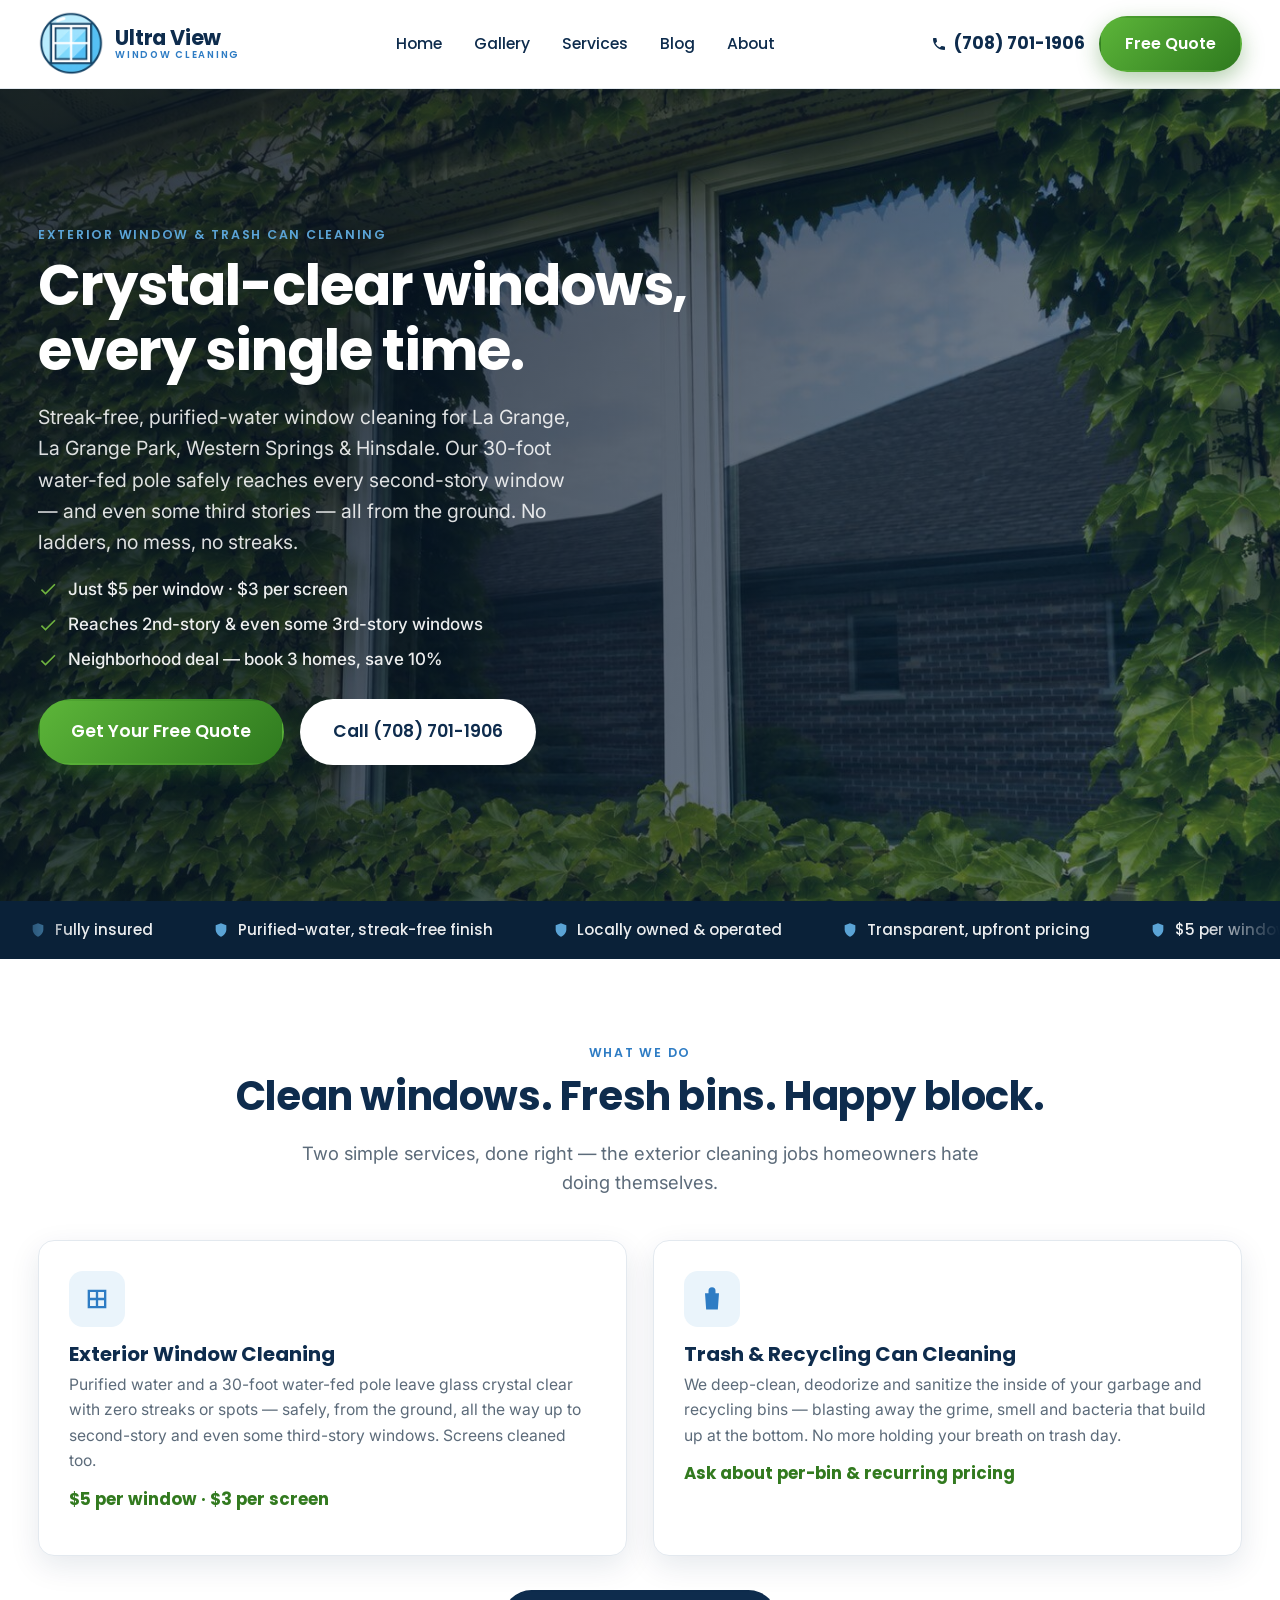
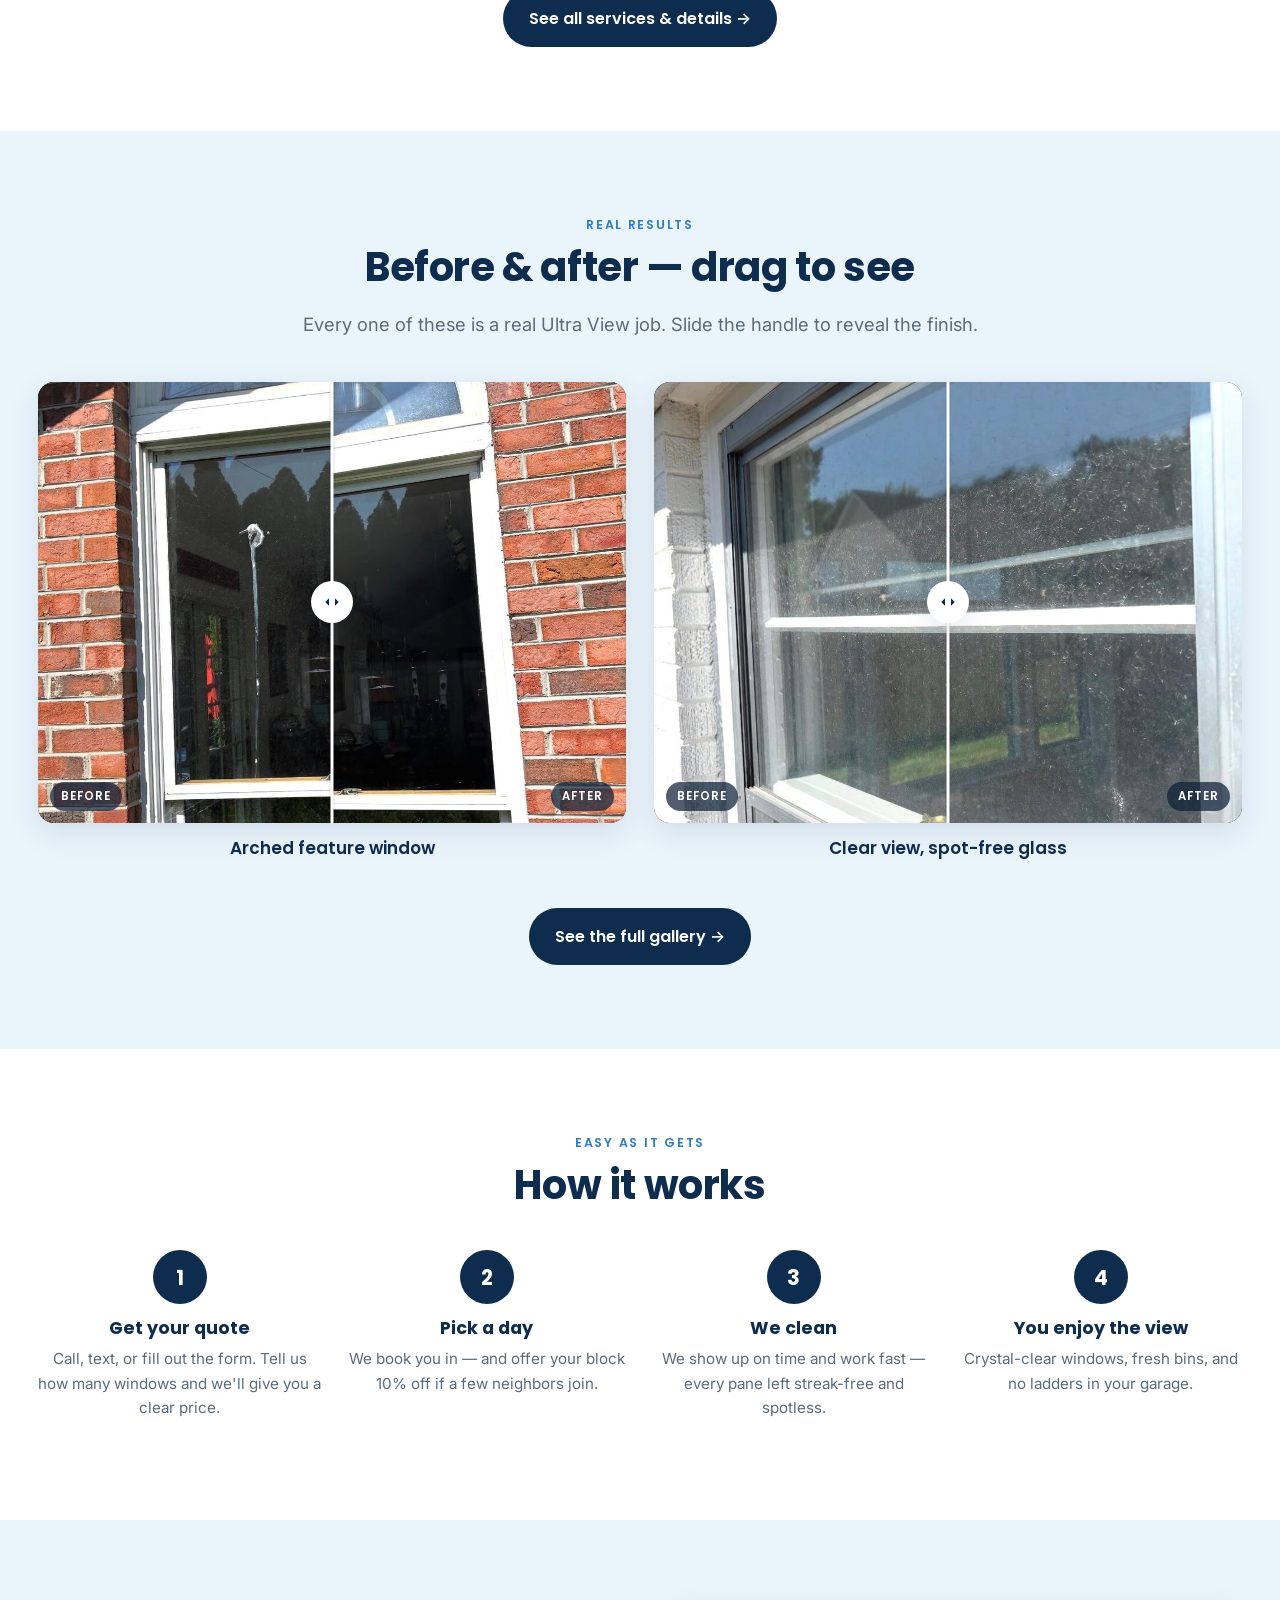
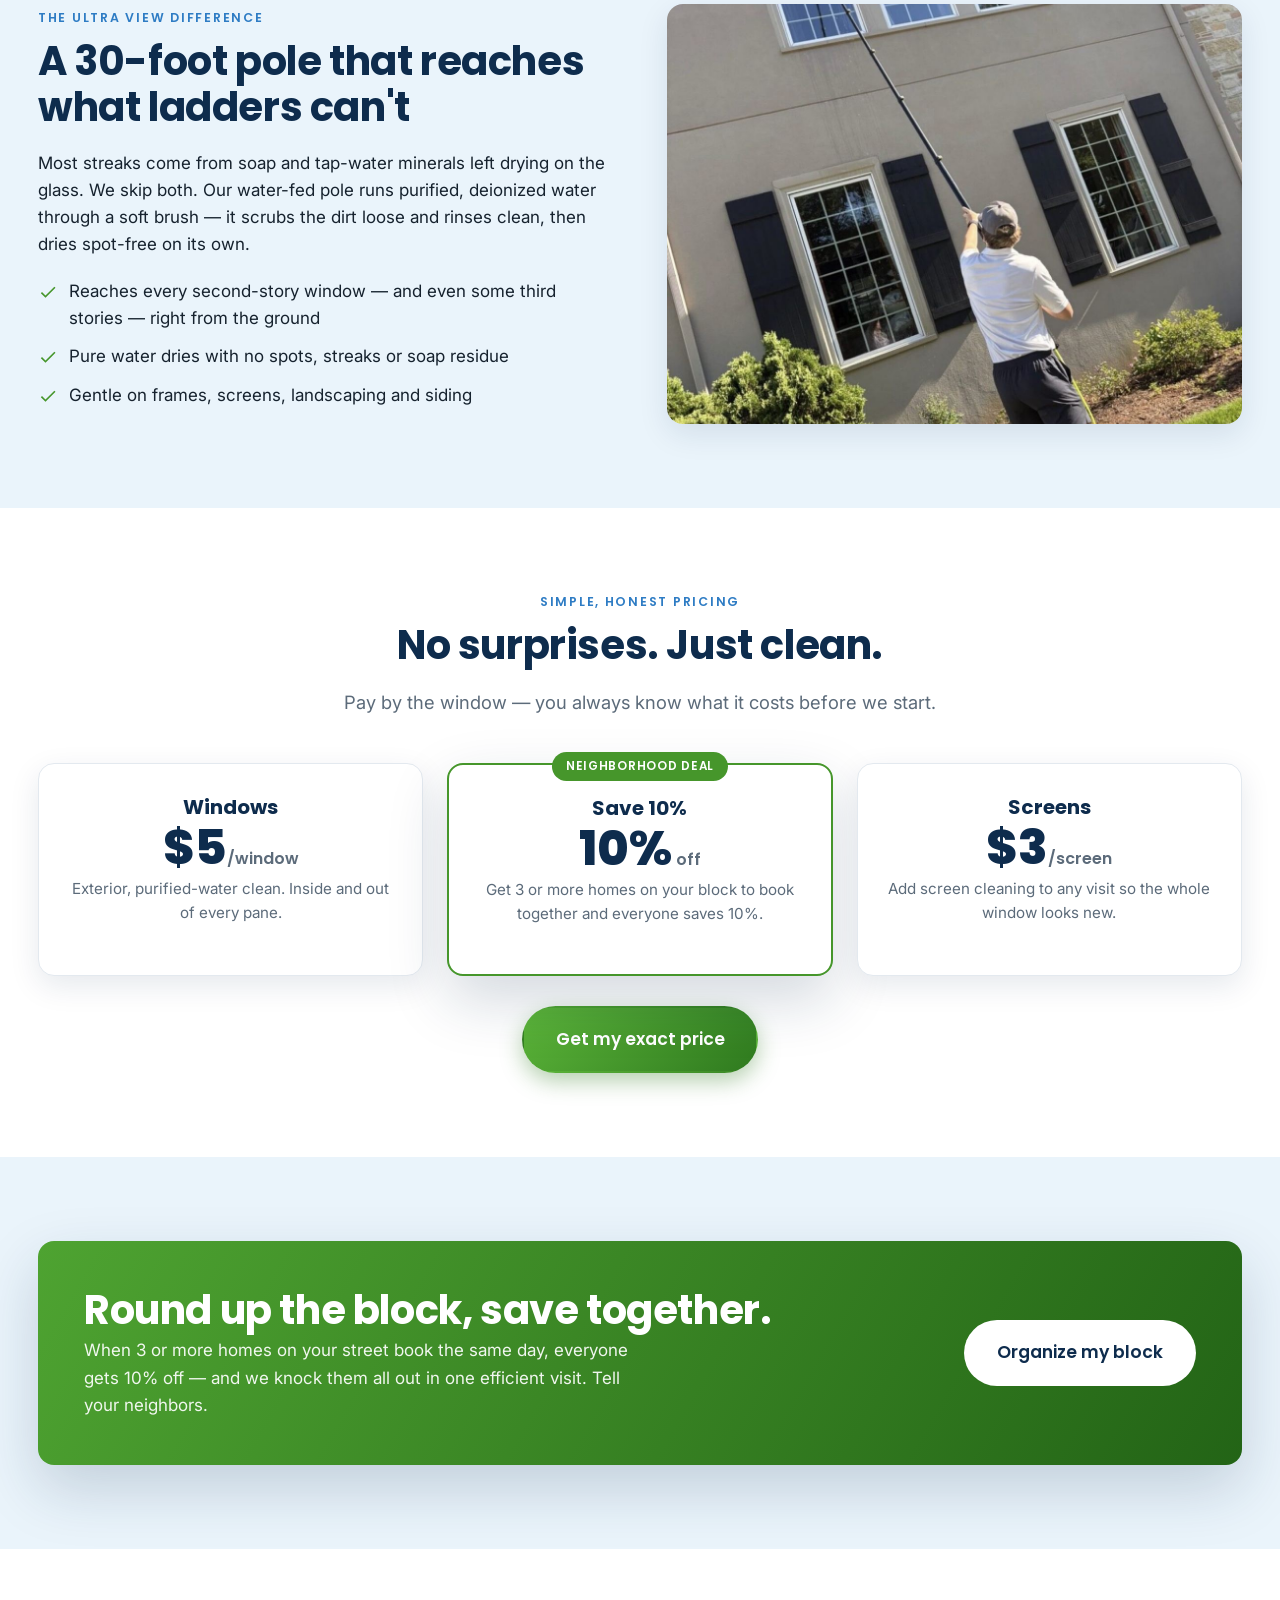
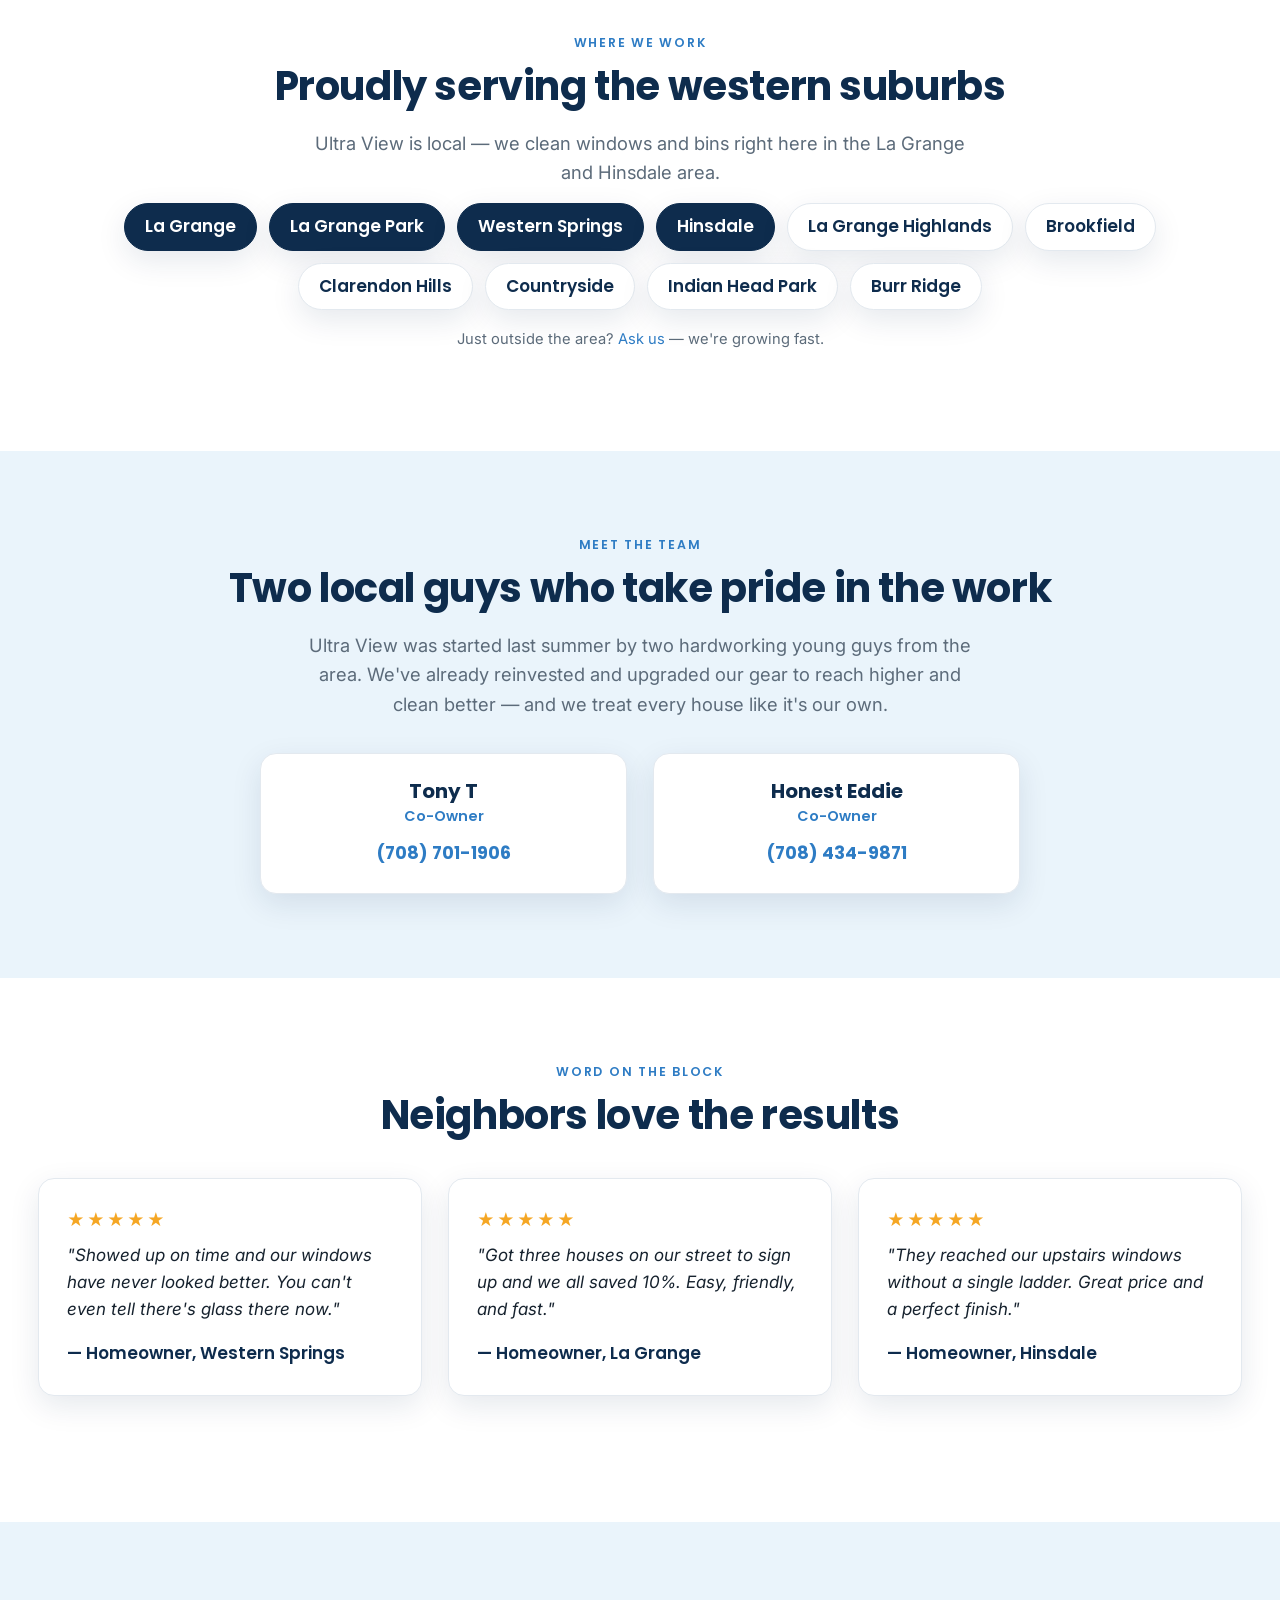
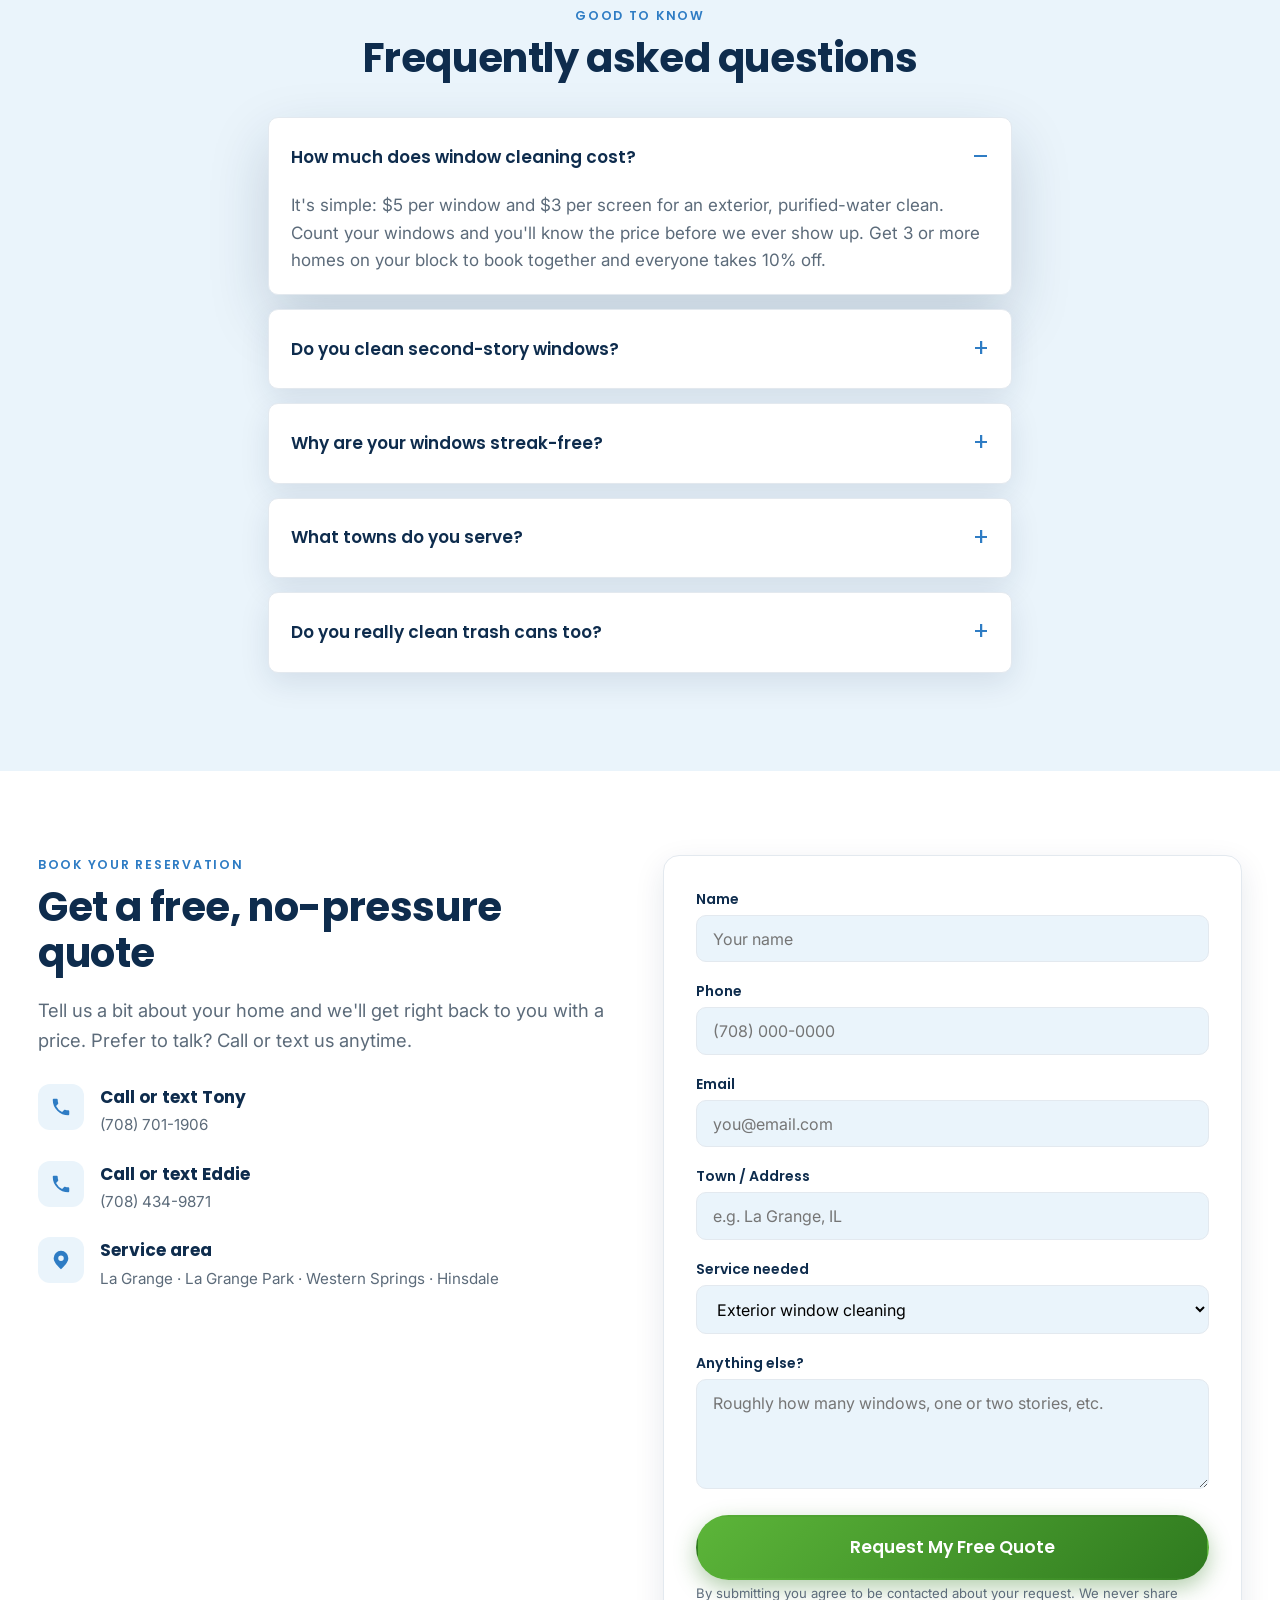
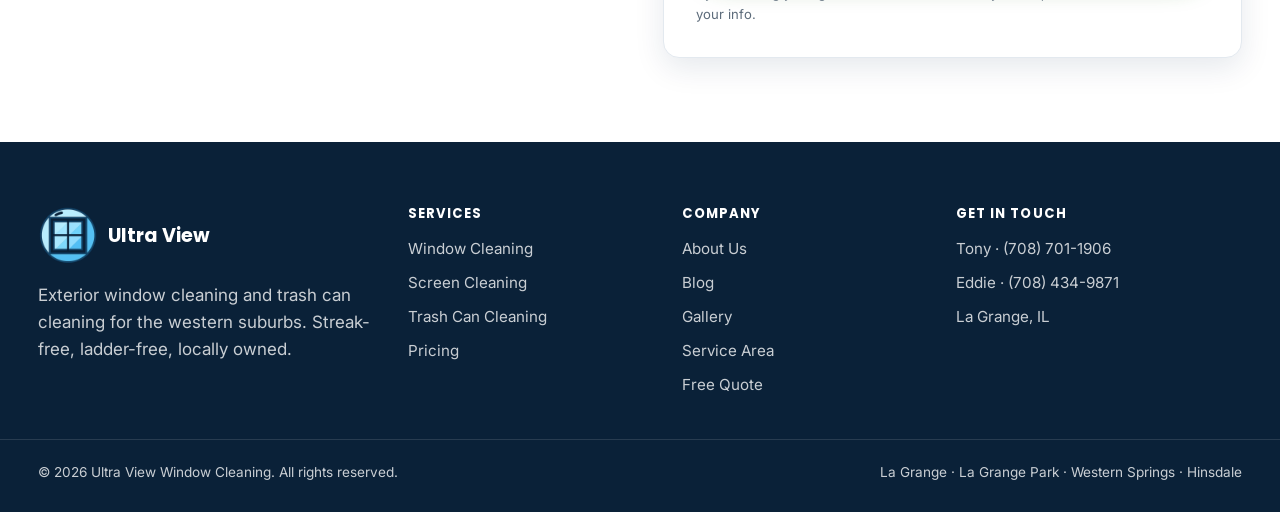
<file: index.html>
<!DOCTYPE html>
<html lang="en">
<head>
<meta charset="UTF-8">
<meta name="viewport" content="width=device-width, initial-scale=1.0">
<title>Window Cleaning in La Grange &amp; Hinsdale, IL | Ultra View</title>
<meta name="description" content="Streak-free exterior window cleaning &amp; trash can cleaning in La Grange, Western Springs &amp; Hinsdale, IL. $5/window, $3/screen. Get a free quote today.">
<meta name="keywords" content="window cleaning Hinsdale, window cleaning La Grange, window washing Western Springs, exterior window cleaning, trash can cleaning, garbage bin cleaning Illinois">
<link rel="canonical" href="https://ultraview.today/">
<meta name="robots" content="index, follow">

<!-- Open Graph -->
<meta property="og:type" content="website">
<meta property="og:title" content="Ultra View Window Cleaning | Hinsdale, La Grange &amp; Western Springs, IL">
<meta property="og:description" content="Streak-free exterior window cleaning and trash can cleaning across the western suburbs. $5 per window, $3 per screen. Book your free quote.">
<meta property="og:url" content="https://ultraview.today/">
<meta property="og:image" content="https://ultraview.today/og.jpg">
<meta name="twitter:card" content="summary_large_image">
<meta name="twitter:image" content="https://ultraview.today/og.jpg">
<meta property="og:site_name" content="Ultra View Window Cleaning">

<link rel="icon" href="logo.png">
<link rel="preconnect" href="https://fonts.googleapis.com">
<link rel="preconnect" href="https://fonts.gstatic.com" crossorigin>
<link href="https://fonts.googleapis.com/css2?family=Inter:wght@400;500;600;700&family=Poppins:wght@500;600;700;800&display=swap" rel="stylesheet">
<link rel="preload" as="image" href="hero.jpg" media="(min-width: 701px)" fetchpriority="high">
<link rel="preload" as="image" href="hero-sm.jpg" media="(max-width: 700px)" fetchpriority="high">
<link rel="stylesheet" href="style.css">

<!-- LocalBusiness structured data -->
<script type="application/ld+json">
{
  "@context": "https://schema.org",
  "@type": "HomeAndConstructionBusiness",
  "@id": "https://ultraview.today/#business",
  "name": "Ultra View Window Cleaning",
  "image": "https://ultraview.today/action1.jpg",
  "logo": "https://ultraview.today/logo.png",
  "url": "https://ultraview.today/",
  "telephone": "+1-708-701-1906",
  "priceRange": "$$",
  "description": "Exterior window cleaning and trash can cleaning serving La Grange, La Grange Park, Western Springs and Hinsdale, Illinois.",
  "areaServed": [
    {"@type": "City", "name": "La Grange, IL"},
    {"@type": "City", "name": "La Grange Park, IL"},
    {"@type": "City", "name": "Western Springs, IL"},
    {"@type": "City", "name": "Hinsdale, IL"}
  ],
  "address": {"@type": "PostalAddress", "addressLocality": "La Grange", "addressRegion": "IL", "addressCountry": "US"},
  "openingHoursSpecification": [{
    "@type": "OpeningHoursSpecification",
    "dayOfWeek": ["Monday","Tuesday","Wednesday","Thursday","Friday","Saturday"],
    "opens": "08:00", "closes": "18:00"
  }],
  "makesOffer": [
    {"@type": "Offer", "itemOffered": {"@type": "Service", "name": "Exterior Window Cleaning"}, "price": "5.00", "priceCurrency": "USD", "description": "Per window"},
    {"@type": "Offer", "itemOffered": {"@type": "Service", "name": "Screen Cleaning"}, "price": "3.00", "priceCurrency": "USD", "description": "Per screen"},
    {"@type": "Offer", "itemOffered": {"@type": "Service", "name": "Trash Can / Garbage Bin Cleaning"}}
  ]
}
</script>
</head>
<body>

<!-- ============ HEADER ============ -->
<header class="site-header">
  <div class="wrap nav">
    <a class="brand" href="index.html">
      <img src="logo.png" alt="Ultra View Window Cleaning logo">
      <span>Ultra View<small>Window Cleaning</small></span>
    </a>
    <ul class="nav-links">
      <li><a href="index.html">Home</a></li>
      <li><a href="gallery.html">Gallery</a></li>
      <li><a href="services.html">Services</a></li>
      <li><a href="blog.html">Blog</a></li>
      <li><a href="about.html">About</a></li>
    </ul>
    <div class="nav-cta">
      <a class="nav-phone" href="tel:17087011906">
        <svg width="16" height="16" viewBox="0 0 24 24" fill="currentColor"><path d="M6.6 10.8a15.1 15.1 0 0 0 6.6 6.6l2.2-2.2c.3-.3.7-.4 1-.2 1.2.4 2.4.6 3.6.6.6 0 1 .4 1 1V20c0 .6-.4 1-1 1A17 17 0 0 1 3 4c0-.6.4-1 1-1h3.4c.6 0 1 .4 1 1 0 1.2.2 2.4.6 3.6.1.4 0 .8-.3 1l-2.1 2.2z"/></svg>
        (708) 701-1906
      </a>
      <a class="btn btn-green" href="index.html#contact">Free Quote</a>
    </div>
    <button class="nav-toggle" aria-label="Menu"><span></span><span></span><span></span></button>
  </div>
</header>

<!-- ============ HERO ============ -->
<section class="hero hero--photo" style="background-image:url('hero.jpg')">
  <div class="wrap">
    <div class="hero-inner">
    <div class="hero-text">
      <p class="eyebrow" style="color:var(--blue-light)">Exterior Window &amp; Trash Can Cleaning</p>
      <h1>Crystal-clear windows,<br>every single time.</h1>
      <p class="lead">Streak-free, purified-water window cleaning for La Grange, La Grange Park, Western Springs &amp; Hinsdale. Our 30-foot water-fed pole safely reaches every second-story window — and even some third stories — all from the ground. No ladders, no mess, no streaks.</p>
      <ul class="hero-points">
        <li><svg width="20" height="20" viewBox="0 0 24 24" fill="#6fb43f"><path d="M9 16.2 4.8 12l-1.4 1.4L9 19 21 7l-1.4-1.4z"/></svg> Just $5 per window &middot; $3 per screen</li>
        <li><svg width="20" height="20" viewBox="0 0 24 24" fill="#6fb43f"><path d="M9 16.2 4.8 12l-1.4 1.4L9 19 21 7l-1.4-1.4z"/></svg> Reaches 2nd-story &amp; even some 3rd-story windows</li>
        <li><svg width="20" height="20" viewBox="0 0 24 24" fill="#6fb43f"><path d="M9 16.2 4.8 12l-1.4 1.4L9 19 21 7l-1.4-1.4z"/></svg> Neighborhood deal — book 3 homes, save 10%</li>
      </ul>
      <div class="hero-actions">
        <a class="btn btn-green btn-lg" href="index.html#contact">Get Your Free Quote</a>
        <a class="btn btn-white btn-lg" href="tel:17087011906">Call (708) 701-1906</a>
      </div>
    </div>
    </div>
  </div>
</section>

<!-- ============ TRUST BAR (scrolling marquee) ============ -->
<div class="trust">
  <div class="marquee">
    <div class="marquee-track">
      <span><svg width="16" height="16" viewBox="0 0 24 24" fill="currentColor"><path d="M12 2 4 5v6c0 5 3.4 9.7 8 11 4.6-1.3 8-6 8-11V5z"/></svg> Fully insured</span>
      <span><svg width="16" height="16" viewBox="0 0 24 24" fill="currentColor"><path d="M12 2 4 5v6c0 5 3.4 9.7 8 11 4.6-1.3 8-6 8-11V5z"/></svg> Purified-water, streak-free finish</span>
      <span><svg width="16" height="16" viewBox="0 0 24 24" fill="currentColor"><path d="M12 2 4 5v6c0 5 3.4 9.7 8 11 4.6-1.3 8-6 8-11V5z"/></svg> Locally owned &amp; operated</span>
      <span><svg width="16" height="16" viewBox="0 0 24 24" fill="currentColor"><path d="M12 2 4 5v6c0 5 3.4 9.7 8 11 4.6-1.3 8-6 8-11V5z"/></svg> Transparent, upfront pricing</span>
      <span><svg width="16" height="16" viewBox="0 0 24 24" fill="currentColor"><path d="M12 2 4 5v6c0 5 3.4 9.7 8 11 4.6-1.3 8-6 8-11V5z"/></svg> $5 per window &middot; $3 per screen</span>
      <span><svg width="16" height="16" viewBox="0 0 24 24" fill="currentColor"><path d="M12 2 4 5v6c0 5 3.4 9.7 8 11 4.6-1.3 8-6 8-11V5z"/></svg> No ladders &mdash; safe 30-ft reach</span>
      <span aria-hidden="true"><svg width="16" height="16" viewBox="0 0 24 24" fill="currentColor"><path d="M12 2 4 5v6c0 5 3.4 9.7 8 11 4.6-1.3 8-6 8-11V5z"/></svg> Fully insured</span>
      <span aria-hidden="true"><svg width="16" height="16" viewBox="0 0 24 24" fill="currentColor"><path d="M12 2 4 5v6c0 5 3.4 9.7 8 11 4.6-1.3 8-6 8-11V5z"/></svg> Purified-water, streak-free finish</span>
      <span aria-hidden="true"><svg width="16" height="16" viewBox="0 0 24 24" fill="currentColor"><path d="M12 2 4 5v6c0 5 3.4 9.7 8 11 4.6-1.3 8-6 8-11V5z"/></svg> Locally owned &amp; operated</span>
      <span aria-hidden="true"><svg width="16" height="16" viewBox="0 0 24 24" fill="currentColor"><path d="M12 2 4 5v6c0 5 3.4 9.7 8 11 4.6-1.3 8-6 8-11V5z"/></svg> Transparent, upfront pricing</span>
      <span aria-hidden="true"><svg width="16" height="16" viewBox="0 0 24 24" fill="currentColor"><path d="M12 2 4 5v6c0 5 3.4 9.7 8 11 4.6-1.3 8-6 8-11V5z"/></svg> $5 per window &middot; $3 per screen</span>
      <span aria-hidden="true"><svg width="16" height="16" viewBox="0 0 24 24" fill="currentColor"><path d="M12 2 4 5v6c0 5 3.4 9.7 8 11 4.6-1.3 8-6 8-11V5z"/></svg> No ladders &mdash; safe 30-ft reach</span>
    </div>
  </div>
</div>

<!-- ============ SERVICES ============ -->
<section id="services">
  <div class="wrap center">
    <p class="eyebrow">What We Do</p>
    <h2>Clean windows. Fresh bins. Happy block.</h2>
    <p class="lead">Two simple services, done right — the exterior cleaning jobs homeowners hate doing themselves.</p>
  </div>
  <div class="wrap grid grid-2" style="margin-top:42px">
    <div class="card svc-card">
      <div class="ico"><svg width="28" height="28" viewBox="0 0 24 24" fill="currentColor"><path d="M4 4h16v16H4zm2 2v5h5V6zm7 0v5h5V6zM6 13v5h5v-5zm7 0v5h5v-5z"/></svg></div>
      <h3>Exterior Window Cleaning</h3>
      <p>Purified water and a 30-foot water-fed pole leave glass crystal clear with zero streaks or spots — safely, from the ground, all the way up to second-story and even some third-story windows. Screens cleaned too.</p>
      <p class="price">$5 per window &middot; $3 per screen</p>
    </div>
    <div class="card svc-card">
      <div class="ico"><svg width="28" height="28" viewBox="0 0 24 24" fill="currentColor"><path d="M6 7h12l-1 14H7zM9 7V5a3 3 0 0 1 6 0v2M4 7h16"/><path fill="none" stroke="currentColor" stroke-width="2" d="M10 11v6M14 11v6"/></svg></div>
      <h3>Trash &amp; Recycling Can Cleaning</h3>
      <p>We deep-clean, deodorize and sanitize the inside of your garbage and recycling bins — blasting away the grime, smell and bacteria that build up at the bottom. No more holding your breath on trash day.</p>
      <p class="price">Ask about per-bin &amp; recurring pricing</p>
    </div>
  </div>
  <div class="wrap center" style="margin-top:34px">
    <a class="btn btn-navy" href="services.html">See all services &amp; details &rarr;</a>
  </div>
</section>

<!-- ============ BEFORE / AFTER ============ -->
<section class="alt">
  <div class="wrap center">
    <p class="eyebrow">Real results</p>
    <h2>Before &amp; after — drag to see</h2>
    <p class="lead">Every one of these is a real Ultra View job. Slide the handle to reveal the finish.</p>
  </div>
  <div class="wrap ba-grid" style="margin-top:42px">
    <div>
      <div class="ba">
        <img class="before" src="ba5.jpg" alt="Arched feature window before cleaning" loading="lazy" decoding="async">
        <img class="after" src="ba6.jpg" alt="Arched feature window after Ultra View cleaning" loading="lazy" decoding="async">
        <div class="divider"></div>
        <div class="handle"><svg width="18" height="18" viewBox="0 0 24 24" fill="currentColor"><path d="M8 7l-5 5 5 5V7zm8 0v10l5-5-5-5z"/></svg></div>
        <span class="lab b">Before</span><span class="lab a">After</span>
      </div>
      <p class="ba-cap">Arched feature window</p>
    </div>
    <div>
      <div class="ba">
        <img class="before" src="ba7.jpg" alt="Double-hung window before cleaning" loading="lazy" decoding="async">
        <img class="after" src="ba8.jpg" alt="Double-hung window after cleaning, clear view of the sky" loading="lazy" decoding="async">
        <div class="divider"></div>
        <div class="handle"><svg width="18" height="18" viewBox="0 0 24 24" fill="currentColor"><path d="M8 7l-5 5 5 5V7zm8 0v10l5-5-5-5z"/></svg></div>
        <span class="lab b">Before</span><span class="lab a">After</span>
      </div>
      <p class="ba-cap">Clear view, spot-free glass</p>
    </div>
  </div>
  <div class="wrap center" style="margin-top:30px">
    <a class="btn btn-navy" href="gallery.html">See the full gallery &rarr;</a>
  </div>
</section>

<!-- ============ HOW IT WORKS ============ -->
<section>
  <div class="wrap center">
    <p class="eyebrow">Easy as it gets</p>
    <h2>How it works</h2>
  </div>
  <div class="wrap steps" style="margin-top:42px">
    <div class="step"><div class="num">1</div><h3>Get your quote</h3><p>Call, text, or fill out the form. Tell us how many windows and we'll give you a clear price.</p></div>
    <div class="step"><div class="num">2</div><h3>Pick a day</h3><p>We book you in — and offer your block 10% off if a few neighbors join.</p></div>
    <div class="step"><div class="num">3</div><h3>We clean</h3><p>We show up on time and work fast — every pane left streak-free and spotless.</p></div>
    <div class="step"><div class="num">4</div><h3>You enjoy the view</h3><p>Crystal-clear windows, fresh bins, and no ladders in your garage.</p></div>
  </div>
</section>

<!-- ============ FEATURE: WATER-FED POLE ============ -->
<section class="alt">
  <div class="wrap feature">
    <div class="feature-text">
      <p class="eyebrow">The Ultra View Difference</p>
      <h2>A 30-foot pole that reaches what ladders can't</h2>
      <p>Most streaks come from soap and tap-water minerals left drying on the glass. We skip both. Our water-fed pole runs purified, deionized water through a soft brush — it scrubs the dirt loose and rinses clean, then dries spot-free on its own.</p>
      <ul>
        <li><svg width="20" height="20" viewBox="0 0 24 24" fill="currentColor"><path d="M9 16.2 4.8 12l-1.4 1.4L9 19 21 7l-1.4-1.4z"/></svg> Reaches every second-story window — and even some third stories — right from the ground</li>
        <li><svg width="20" height="20" viewBox="0 0 24 24" fill="currentColor"><path d="M9 16.2 4.8 12l-1.4 1.4L9 19 21 7l-1.4-1.4z"/></svg> Pure water dries with no spots, streaks or soap residue</li>
        <li><svg width="20" height="20" viewBox="0 0 24 24" fill="currentColor"><path d="M9 16.2 4.8 12l-1.4 1.4L9 19 21 7l-1.4-1.4z"/></svg> Gentle on frames, screens, landscaping and siding</li>
      </ul>
    </div>
    <img src="action3.jpg" alt="Ultra View using a 30-foot water-fed pole to clean upstairs windows on a brick home" loading="lazy" decoding="async">
  </div>
</section>

<!-- ============ PRICING ============ -->
<section id="pricing">
  <div class="wrap center">
    <p class="eyebrow">Simple, honest pricing</p>
    <h2>No surprises. Just clean.</h2>
    <p class="lead">Pay by the window — you always know what it costs before we start.</p>
  </div>
  <div class="wrap price-grid" style="margin-top:46px">
    <div class="price-card">
      <h3>Windows</h3>
      <div class="amt">$5<span>/window</span></div>
      <p>Exterior, purified-water clean. Inside and out of every pane.</p>
    </div>
    <div class="price-card feat">
      <span class="tag">Neighborhood Deal</span>
      <h3>Save 10%</h3>
      <div class="amt">10%<span> off</span></div>
      <p>Get 3 or more homes on your block to book together and everyone saves 10%.</p>
    </div>
    <div class="price-card">
      <h3>Screens</h3>
      <div class="amt">$3<span>/screen</span></div>
      <p>Add screen cleaning to any visit so the whole window looks new.</p>
    </div>
  </div>
  <div class="wrap center" style="margin-top:30px">
    <a class="btn btn-green btn-lg" href="index.html#contact">Get my exact price</a>
  </div>
</section>

<!-- ============ NEIGHBORHOOD DEAL BANNER ============ -->
<section class="alt">
  <div class="wrap">
    <div class="deal">
      <div>
        <h2>Round up the block, save together.</h2>
        <p>When 3 or more homes on your street book the same day, everyone gets 10% off — and we knock them all out in one efficient visit. Tell your neighbors.</p>
      </div>
      <a class="btn btn-white btn-lg" href="index.html#contact">Organize my block</a>
    </div>
  </div>
</section>

<!-- ============ SERVICE AREA ============ -->
<section id="area">
  <div class="wrap center">
    <p class="eyebrow">Where we work</p>
    <h2>Proudly serving the western suburbs</h2>
    <p class="lead">Ultra View is local — we clean windows and bins right here in the La Grange and Hinsdale area.</p>
    <div class="towns">
      <span class="town lead-town">La Grange</span>
      <span class="town lead-town">La Grange Park</span>
      <span class="town lead-town">Western Springs</span>
      <span class="town lead-town">Hinsdale</span>
      <span class="town">La Grange Highlands</span>
      <span class="town">Brookfield</span>
      <span class="town">Clarendon Hills</span>
      <span class="town">Countryside</span>
      <span class="town">Indian Head Park</span>
      <span class="town">Burr Ridge</span>
    </div>
    <p class="note" style="color:var(--muted);margin-top:18px;font-size:.92rem">Just outside the area? <a href="index.html#contact">Ask us</a> — we're growing fast.</p>
  </div>
</section>

<!-- ============ ABOUT ============ -->
<section class="alt">
  <div class="wrap center">
    <p class="eyebrow">Meet the team</p>
    <h2>Two local guys who take pride in the work</h2>
    <p class="lead">Ultra View was started last summer by two hardworking young guys from the area. We've already reinvested and upgraded our gear to reach higher and clean better — and we treat every house like it's our own.</p>
    <div class="owners">
      <div class="owner">
        <h3>Tony T</h3>
        <p class="role">Co-Owner</p>
        <a href="tel:17087011906">(708) 701-1906</a>
      </div>
      <div class="owner">
        <h3>Honest Eddie</h3>
        <p class="role">Co-Owner</p>
        <!-- TODO: confirm Eddie's full number (last digit) before launch -->
        <a href="tel:17084349871">(708) 434-9871</a>
      </div>
    </div>
  </div>
</section>

<!-- ============ TESTIMONIALS ============ -->
<section>
  <div class="wrap center">
    <p class="eyebrow">Word on the block</p>
    <h2>Neighbors love the results</h2>
  </div>
  <div class="wrap grid grid-3" style="margin-top:40px">
    <div class="quote"><div class="stars">&#9733;&#9733;&#9733;&#9733;&#9733;</div><p>"Showed up on time and our windows have never looked better. You can't even tell there's glass there now."</p><p class="who">&mdash; Homeowner, Western Springs</p></div>
    <div class="quote"><div class="stars">&#9733;&#9733;&#9733;&#9733;&#9733;</div><p>"Got three houses on our street to sign up and we all saved 10%. Easy, friendly, and fast."</p><p class="who">&mdash; Homeowner, La Grange</p></div>
    <div class="quote"><div class="stars">&#9733;&#9733;&#9733;&#9733;&#9733;</div><p>"They reached our upstairs windows without a single ladder. Great price and a perfect finish."</p><p class="who">&mdash; Homeowner, Hinsdale</p></div>
  </div>
  <p class="wrap center note" style="color:var(--muted);margin-top:20px;font-size:.85rem">Reviews shown are representative — we'll swap in verified Google reviews as they come in.</p>
</section>

<!-- ============ FAQ ============ -->
<section class="alt">
  <div class="wrap center"><p class="eyebrow">Good to know</p><h2>Frequently asked questions</h2></div>
  <div class="wrap faq" style="margin-top:36px">
    <details open><summary>How much does window cleaning cost?</summary><p>It's simple: $5 per window and $3 per screen for an exterior, purified-water clean. Count your windows and you'll know the price before we ever show up. Get 3 or more homes on your block to book together and everyone takes 10% off.</p></details>
    <details><summary>Do you clean second-story windows?</summary><p>Yes — and then some. Our 30-foot water-fed pole reaches every second-story window, and even some third stories, all from the ground — no ladders leaning against your house, no risk to your siding or landscaping.</p></details>
    <details><summary>Why are your windows streak-free?</summary><p>We use purified, deionized water instead of soap and tap water. Tap-water minerals are what leave spots when they dry — pure water rinses clean and dries on its own with no streaks.</p></details>
    <details><summary>What towns do you serve?</summary><p>We focus on La Grange, La Grange Park, Western Springs and Hinsdale, plus nearby western suburbs like Brookfield, Clarendon Hills and Burr Ridge. Just outside the area? Ask — we're expanding.</p></details>
    <details><summary>Do you really clean trash cans too?</summary><p>We do. We deep-clean, deodorize and sanitize the inside of garbage and recycling bins so trash day doesn't smell like trash day. Ask about one-time and recurring pricing.</p></details>
  </div>
</section>

<!-- ============ CONTACT ============ -->
<section id="contact">
  <div class="wrap">
    <div class="contact-grid">
      <div class="contact-info">
        <p class="eyebrow">Book your reservation</p>
        <h2>Get a free, no-pressure quote</h2>
        <p class="lead" style="margin-bottom:1.8rem">Tell us a bit about your home and we'll get right back to you with a price. Prefer to talk? Call or text us anytime.</p>
        <div class="ci">
          <div class="ico"><svg width="22" height="22" viewBox="0 0 24 24" fill="currentColor"><path d="M6.6 10.8a15.1 15.1 0 0 0 6.6 6.6l2.2-2.2c.3-.3.7-.4 1-.2 1.2.4 2.4.6 3.6.6.6 0 1 .4 1 1V20c0 .6-.4 1-1 1A17 17 0 0 1 3 4c0-.6.4-1 1-1h3.4c.6 0 1 .4 1 1 0 1.2.2 2.4.6 3.6.1.4 0 .8-.3 1l-2.1 2.2z"/></svg></div>
          <div><b>Call or text Tony</b><span>(708) 701-1906</span></div>
        </div>
        <div class="ci">
          <div class="ico"><svg width="22" height="22" viewBox="0 0 24 24" fill="currentColor"><path d="M6.6 10.8a15.1 15.1 0 0 0 6.6 6.6l2.2-2.2c.3-.3.7-.4 1-.2 1.2.4 2.4.6 3.6.6.6 0 1 .4 1 1V20c0 .6-.4 1-1 1A17 17 0 0 1 3 4c0-.6.4-1 1-1h3.4c.6 0 1 .4 1 1 0 1.2.2 2.4.6 3.6.1.4 0 .8-.3 1l-2.1 2.2z"/></svg></div>
          <div><b>Call or text Eddie</b><span>(708) 434-9871</span></div>
        </div>
        <div class="ci">
          <div class="ico"><svg width="22" height="22" viewBox="0 0 24 24" fill="currentColor"><path d="M12 2a8 8 0 0 0-8 8c0 5.4 8 12 8 12s8-6.6 8-12a8 8 0 0 0-8-8zm0 11a3 3 0 1 1 0-6 3 3 0 0 1 0 6z"/></svg></div>
          <div><b>Service area</b><span>La Grange &middot; La Grange Park &middot; Western Springs &middot; Hinsdale</span></div>
        </div>
      </div>

      <form class="form" id="quoteForm" action="https://formsubmit.co/ajax/dmkmarketing33@gmail.com" method="POST">
        <input type="hidden" name="_subject" value="New Quote Request — Ultra View Window Cleaning">
        <input type="hidden" name="_cc" value="antoniotakash@gmail.com">
        <input type="hidden" name="_template" value="table">
        <input type="hidden" name="_captcha" value="false">
        <input type="text" name="_honey" tabindex="-1" autocomplete="off" style="display:none !important">
        <div class="form-ok">Thanks! We've got your request — we'll get right back to you. 🪟</div>
        <div class="field"><label for="name">Name</label><input id="name" name="name" type="text" required placeholder="Your name"></div>
        <div class="field"><label for="phone">Phone</label><input id="phone" name="phone" type="tel" required placeholder="(708) 000-0000"></div>
        <div class="field"><label for="email">Email</label><input id="email" name="email" type="email" placeholder="you@email.com"></div>
        <div class="field"><label for="address">Town / Address</label><input id="address" name="address" type="text" placeholder="e.g. La Grange, IL"></div>
        <div class="field"><label for="service">Service needed</label>
          <select id="service" name="service">
            <option>Exterior window cleaning</option>
            <option>Window + screen cleaning</option>
            <option>Trash / recycling can cleaning</option>
            <option>Neighborhood deal (3+ homes)</option>
            <option>Not sure — help me out</option>
          </select>
        </div>
        <div class="field"><label for="message">Anything else?</label><textarea id="message" name="message" placeholder="Roughly how many windows, one or two stories, etc."></textarea></div>
        <button class="btn btn-green btn-lg" type="submit" style="width:100%;justify-content:center">Request My Free Quote</button>
        <p class="note">By submitting you agree to be contacted about your request. We never share your info.</p>
      </form>
    </div>
  </div>
</section>

<!-- ============ FOOTER ============ -->
<footer class="site-footer">
  <div class="wrap footer-grid">
    <div>
      <div class="footer-brand"><img src="logo.png" alt="Ultra View logo"><b>Ultra View</b></div>
      <p>Exterior window cleaning and trash can cleaning for the western suburbs. Streak-free, ladder-free, locally owned.</p>
    </div>
    <div>
      <h4>Services</h4>
      <ul class="footer-list">
        <li><a href="services.html">Window Cleaning</a></li>
        <li><a href="services.html">Screen Cleaning</a></li>
        <li><a href="services.html">Trash Can Cleaning</a></li>
        <li><a href="index.html#pricing">Pricing</a></li>
      </ul>
    </div>
    <div>
      <h4>Company</h4>
      <ul class="footer-list">
        <li><a href="about.html">About Us</a></li><li><a href="blog.html">Blog</a></li>
        <li><a href="gallery.html">Gallery</a></li>
        <li><a href="index.html#area">Service Area</a></li>
        <li><a href="index.html#contact">Free Quote</a></li>
      </ul>
    </div>
    <div>
      <h4>Get in touch</h4>
      <ul class="footer-list">
        <li><a href="tel:17087011906">Tony &middot; (708) 701-1906</a></li>
        <li><a href="tel:17084349871">Eddie &middot; (708) 434-9871</a></li>
        <li>La Grange, IL</li>
      </ul>
    </div>
  </div>
  <div class="wrap footer-bottom">
    <span>&copy; <span id="year">2026</span> Ultra View Window Cleaning. All rights reserved.</span>
    <span>La Grange &middot; La Grange Park &middot; Western Springs &middot; Hinsdale</span>
  </div>
</footer>

<!-- Sticky mobile call/quote bar -->
<div class="mobile-bar">
  <a class="btn btn-navy" href="tel:17087011906">Call</a>
  <a class="btn btn-green" href="index.html#contact">Free Quote</a>
</div>

<script src="main.js"></script>
</body>
</html>
</file>
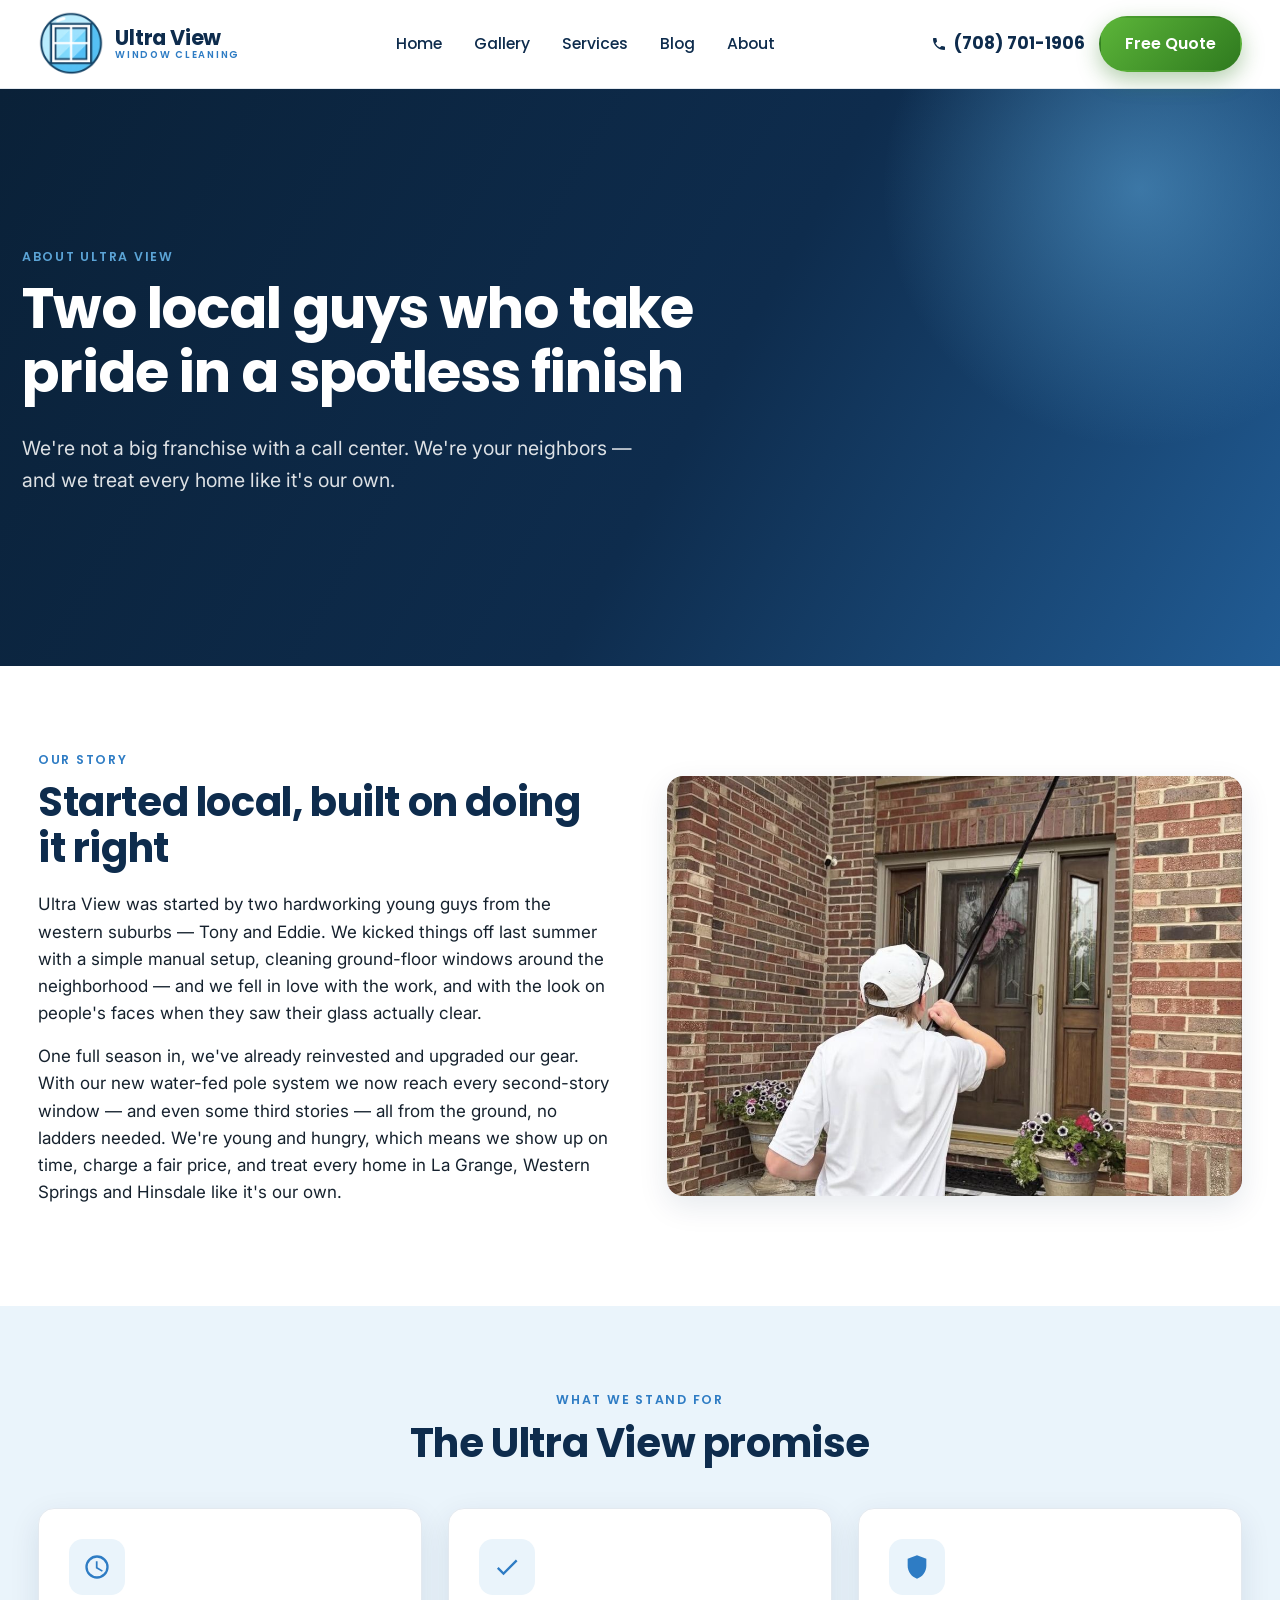
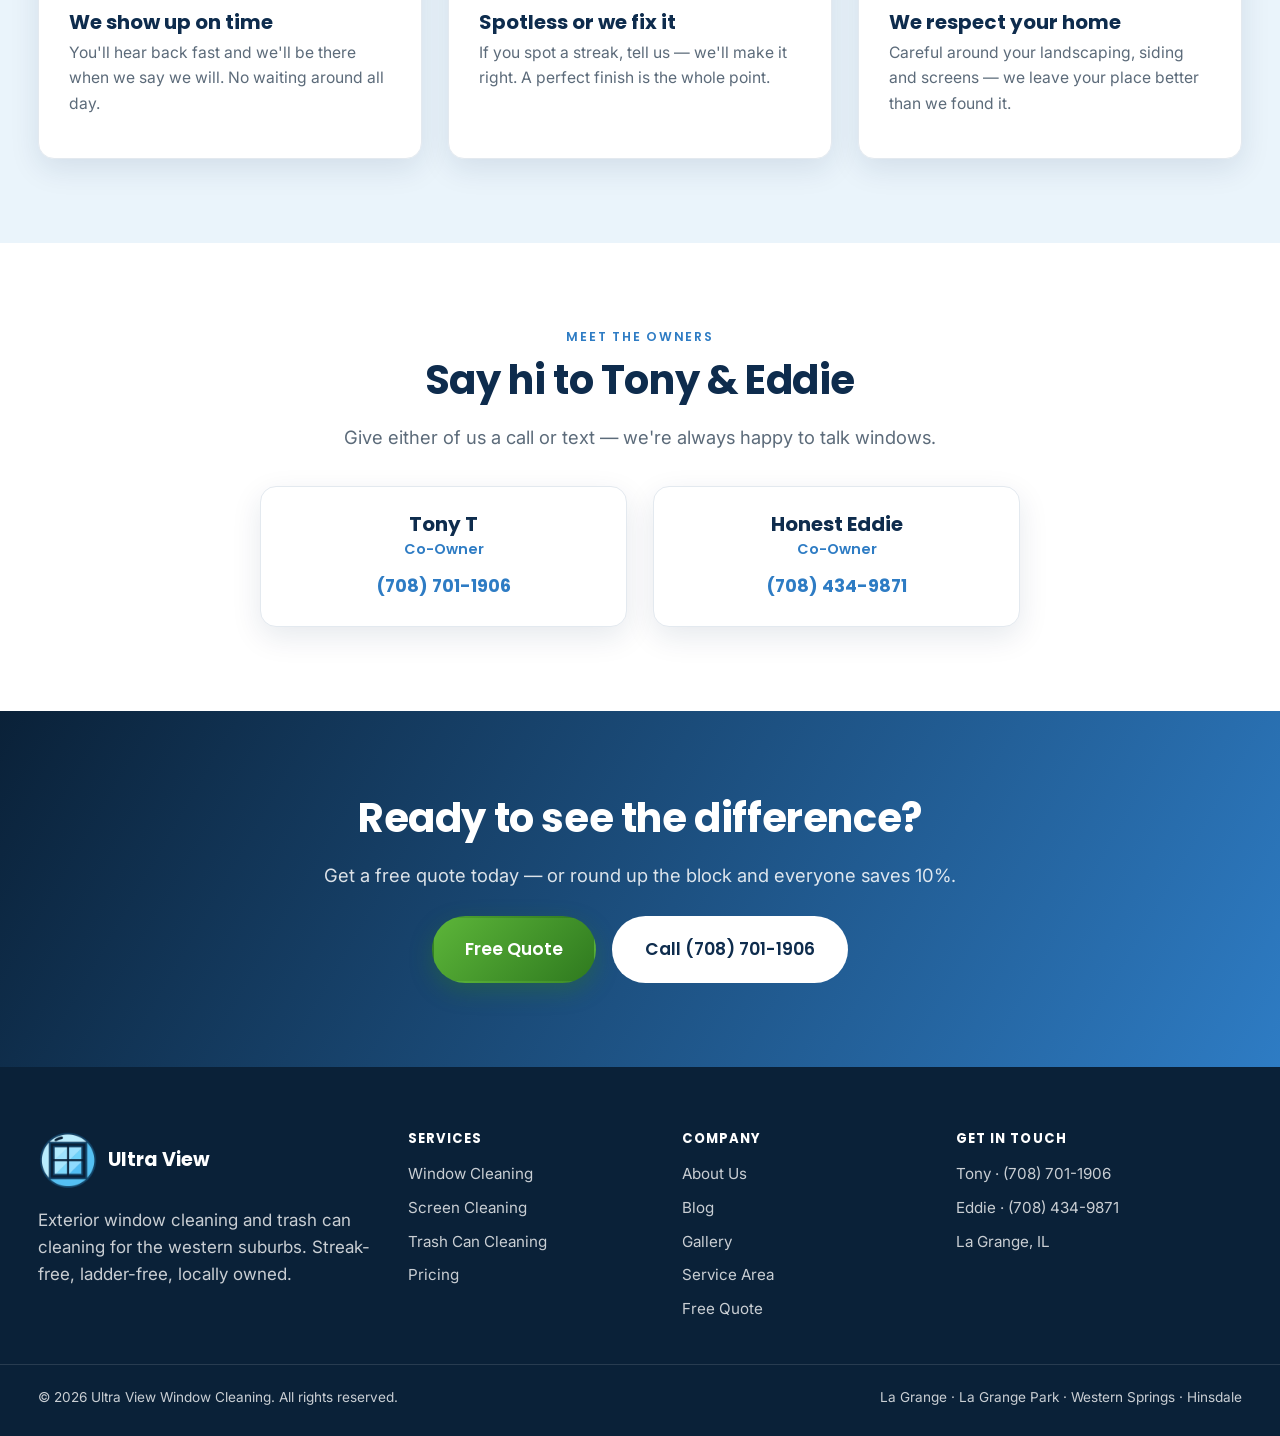
<file: about.html>
<!DOCTYPE html>
<html lang="en">
<head>
<meta charset="UTF-8">
<meta name="viewport" content="width=device-width, initial-scale=1.0">
<title>About Ultra View | Local Window Cleaners, La Grange IL</title>
<meta name="description" content="Meet Ultra View — two local guys offering streak-free window cleaning &amp; trash can cleaning in La Grange, Western Springs &amp; Hinsdale, IL. Honest, careful work.">
<meta name="keywords" content="about Ultra View, local window cleaners La Grange, Hinsdale window cleaning company, Tony and Eddie window cleaning">
<link rel="canonical" href="https://ultraview.today/about.html">
<meta name="robots" content="index, follow">
<meta property="og:type" content="website">
<meta property="og:title" content="About Ultra View | Local Window Cleaners, IL">
<meta property="og:description" content="Two local guys offering streak-free window cleaning and trash can cleaning in the western suburbs.">
<meta property="og:url" content="https://ultraview.today/about.html">
<meta property="og:image" content="https://ultraview.today/og.jpg">
<meta name="twitter:card" content="summary_large_image">
<meta name="twitter:image" content="https://ultraview.today/og.jpg">
<link rel="icon" href="logo.png">
<link rel="preconnect" href="https://fonts.googleapis.com">
<link rel="preconnect" href="https://fonts.gstatic.com" crossorigin>
<link href="https://fonts.googleapis.com/css2?family=Inter:wght@400;500;600;700&family=Poppins:wght@500;600;700;800&display=swap" rel="stylesheet">
<link rel="stylesheet" href="style.css">
<script type="application/ld+json">
{
  "@context":"https://schema.org","@type":"AboutPage",
  "mainEntity":{"@type":"HomeAndConstructionBusiness","name":"Ultra View Window Cleaning","telephone":"+1-708-701-1906","url":"https://ultraview.today/","areaServed":["La Grange, IL","La Grange Park, IL","Western Springs, IL","Hinsdale, IL"]}
}
</script>
</head>
<body>

<header class="site-header">
  <div class="wrap nav">
    <a class="brand" href="index.html"><img src="logo.png" alt="Ultra View Window Cleaning logo"><span>Ultra View<small>Window Cleaning</small></span></a>
    <ul class="nav-links">
      <li><a href="index.html">Home</a></li>
      <li><a href="gallery.html">Gallery</a></li>
      <li><a href="services.html">Services</a></li>
      <li><a href="blog.html">Blog</a></li>
      <li><a href="about.html">About</a></li>
    </ul>
    <div class="nav-cta">
      <a class="nav-phone" href="tel:17087011906"><svg width="16" height="16" viewBox="0 0 24 24" fill="currentColor"><path d="M6.6 10.8a15.1 15.1 0 0 0 6.6 6.6l2.2-2.2c.3-.3.7-.4 1-.2 1.2.4 2.4.6 3.6.6.6 0 1 .4 1 1V20c0 .6-.4 1-1 1A17 17 0 0 1 3 4c0-.6.4-1 1-1h3.4c.6 0 1 .4 1 1 0 1.2.2 2.4.6 3.6.1.4 0 .8-.3 1l-2.1 2.2z"/></svg>(708) 701-1906</a>
      <a class="btn btn-green" href="index.html#contact">Free Quote</a>
    </div>
    <button class="nav-toggle" aria-label="Menu"><span></span><span></span><span></span></button>
  </div>
</header>

<!-- Hero -->
<section class="hero">
  <div class="hero-glow"></div>
  <div class="wrap" style="padding:74px 22px 70px;position:relative;z-index:1">
    <p class="eyebrow" style="color:var(--blue-light)">About Ultra View</p>
    <h1 style="color:#fff;max-width:780px">Two local guys who take pride in a spotless finish</h1>
    <p class="lead" style="color:rgba(255,255,255,.86);max-width:640px">We're not a big franchise with a call center. We're your neighbors — and we treat every home like it's our own.</p>
  </div>
</section>

<!-- Story -->
<section>
  <div class="wrap feature">
    <div class="feature-text">
      <p class="eyebrow">Our Story</p>
      <h2>Started local, built on doing it right</h2>
      <p>Ultra View was started by two hardworking young guys from the western suburbs — Tony and Eddie. We kicked things off last summer with a simple manual setup, cleaning ground-floor windows around the neighborhood — and we fell in love with the work, and with the look on people's faces when they saw their glass actually clear.</p>
      <p>One full season in, we've already reinvested and upgraded our gear. With our new water-fed pole system we now reach every second-story window — and even some third stories — all from the ground, no ladders needed. We're young and hungry, which means we show up on time, charge a fair price, and treat every home in La Grange, Western Springs and Hinsdale like it's our own.</p>
    </div>
    <img src="action4.jpg" alt="Ultra View cleaning windows on a brick home in the western suburbs">
  </div>
</section>

<!-- Values -->
<section class="alt">
  <div class="wrap center"><p class="eyebrow">What we stand for</p><h2>The Ultra View promise</h2></div>
  <div class="wrap grid grid-3" style="margin-top:42px">
    <div class="card svc-card">
      <div class="ico"><svg width="28" height="28" viewBox="0 0 24 24" fill="currentColor"><path d="M11.99 2A10 10 0 1 0 22 12 10 10 0 0 0 11.99 2zM12 20a8 8 0 1 1 8-8 8 8 0 0 1-8 8zm.5-13H11v6l5.25 3.15.75-1.23-4.5-2.67z"/></svg></div>
      <h3>We show up on time</h3>
      <p>You'll hear back fast and we'll be there when we say we will. No waiting around all day.</p>
    </div>
    <div class="card svc-card">
      <div class="ico"><svg width="28" height="28" viewBox="0 0 24 24" fill="currentColor"><path d="M9 16.2 4.8 12l-1.4 1.4L9 19 21 7l-1.4-1.4z"/></svg></div>
      <h3>Spotless or we fix it</h3>
      <p>If you spot a streak, tell us — we'll make it right. A perfect finish is the whole point.</p>
    </div>
    <div class="card svc-card">
      <div class="ico"><svg width="28" height="28" viewBox="0 0 24 24" fill="currentColor"><path d="M12 2 4 5v6c0 5 3.4 9.7 8 11 4.6-1.3 8-6 8-11V5z"/></svg></div>
      <h3>We respect your home</h3>
      <p>Careful around your landscaping, siding and screens — we leave your place better than we found it.</p>
    </div>
  </div>
</section>

<!-- Owners -->
<section>
  <div class="wrap center">
    <p class="eyebrow">Meet the owners</p>
    <h2>Say hi to Tony &amp; Eddie</h2>
    <p class="lead">Give either of us a call or text — we're always happy to talk windows.</p>
    <div class="owners">
      <div class="owner">
        <h3>Tony T</h3>
        <p class="role">Co-Owner</p>
        <a href="tel:17087011906">(708) 701-1906</a>
      </div>
      <div class="owner">
        <h3>Honest Eddie</h3>
        <p class="role">Co-Owner</p>
        <!-- TODO: confirm Eddie's full number (last digit) before launch -->
        <a href="tel:17084349871">(708) 434-9871</a>
      </div>
    </div>
  </div>
</section>

<!-- CTA -->
<section class="cta-band">
  <div class="wrap center">
    <h2>Ready to see the difference?</h2>
    <p class="lead">Get a free quote today — or round up the block and everyone saves 10%.</p>
    <div class="hero-actions" style="justify-content:center"><a class="btn btn-green btn-lg" href="index.html#contact">Free Quote</a><a class="btn btn-white btn-lg" href="tel:17087011906">Call (708) 701-1906</a></div>
  </div>
</section>

<footer class="site-footer">
  <div class="wrap footer-grid">
    <div><div class="footer-brand"><img src="logo.png" alt="Ultra View logo"><b>Ultra View</b></div><p>Exterior window cleaning and trash can cleaning for the western suburbs. Streak-free, ladder-free, locally owned.</p></div>
    <div><h4>Services</h4><ul class="footer-list"><li><a href="services.html">Window Cleaning</a></li><li><a href="services.html">Screen Cleaning</a></li><li><a href="services.html">Trash Can Cleaning</a></li><li><a href="index.html#pricing">Pricing</a></li></ul></div>
    <div><h4>Company</h4><ul class="footer-list"><li><a href="about.html">About Us</a></li><li><a href="blog.html">Blog</a></li><li><a href="gallery.html">Gallery</a></li><li><a href="index.html#area">Service Area</a></li><li><a href="index.html#contact">Free Quote</a></li></ul></div>
    <div><h4>Get in touch</h4><ul class="footer-list"><li><a href="tel:17087011906">Tony &middot; (708) 701-1906</a></li><li><a href="tel:17084349871">Eddie &middot; (708) 434-9871</a></li><li>La Grange, IL</li></ul></div>
  </div>
  <div class="wrap footer-bottom"><span>&copy; <span id="year">2026</span> Ultra View Window Cleaning. All rights reserved.</span><span>La Grange &middot; La Grange Park &middot; Western Springs &middot; Hinsdale</span></div>
</footer>

<div class="mobile-bar"><a class="btn btn-navy" href="tel:17087011906">Call</a><a class="btn btn-green" href="index.html#contact">Free Quote</a></div>
<script src="main.js"></script>
</body>
</html>
</file>
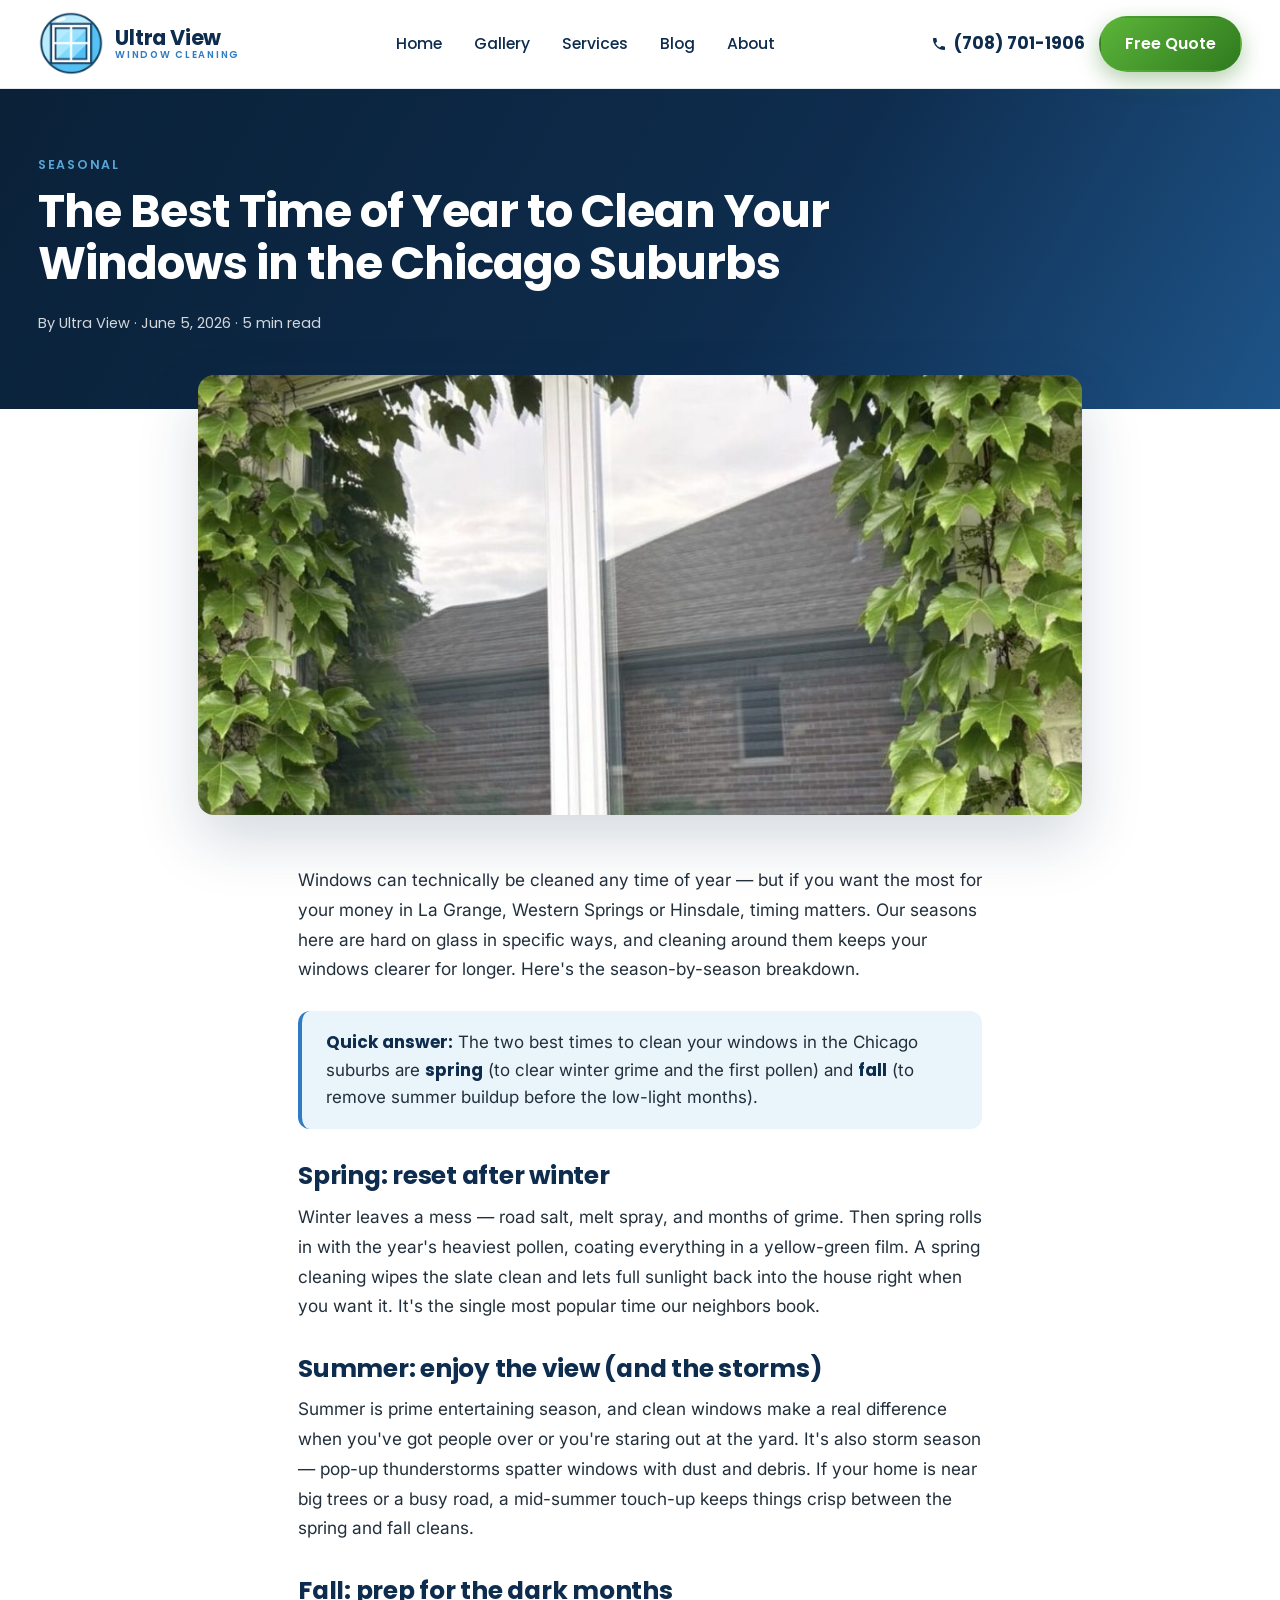
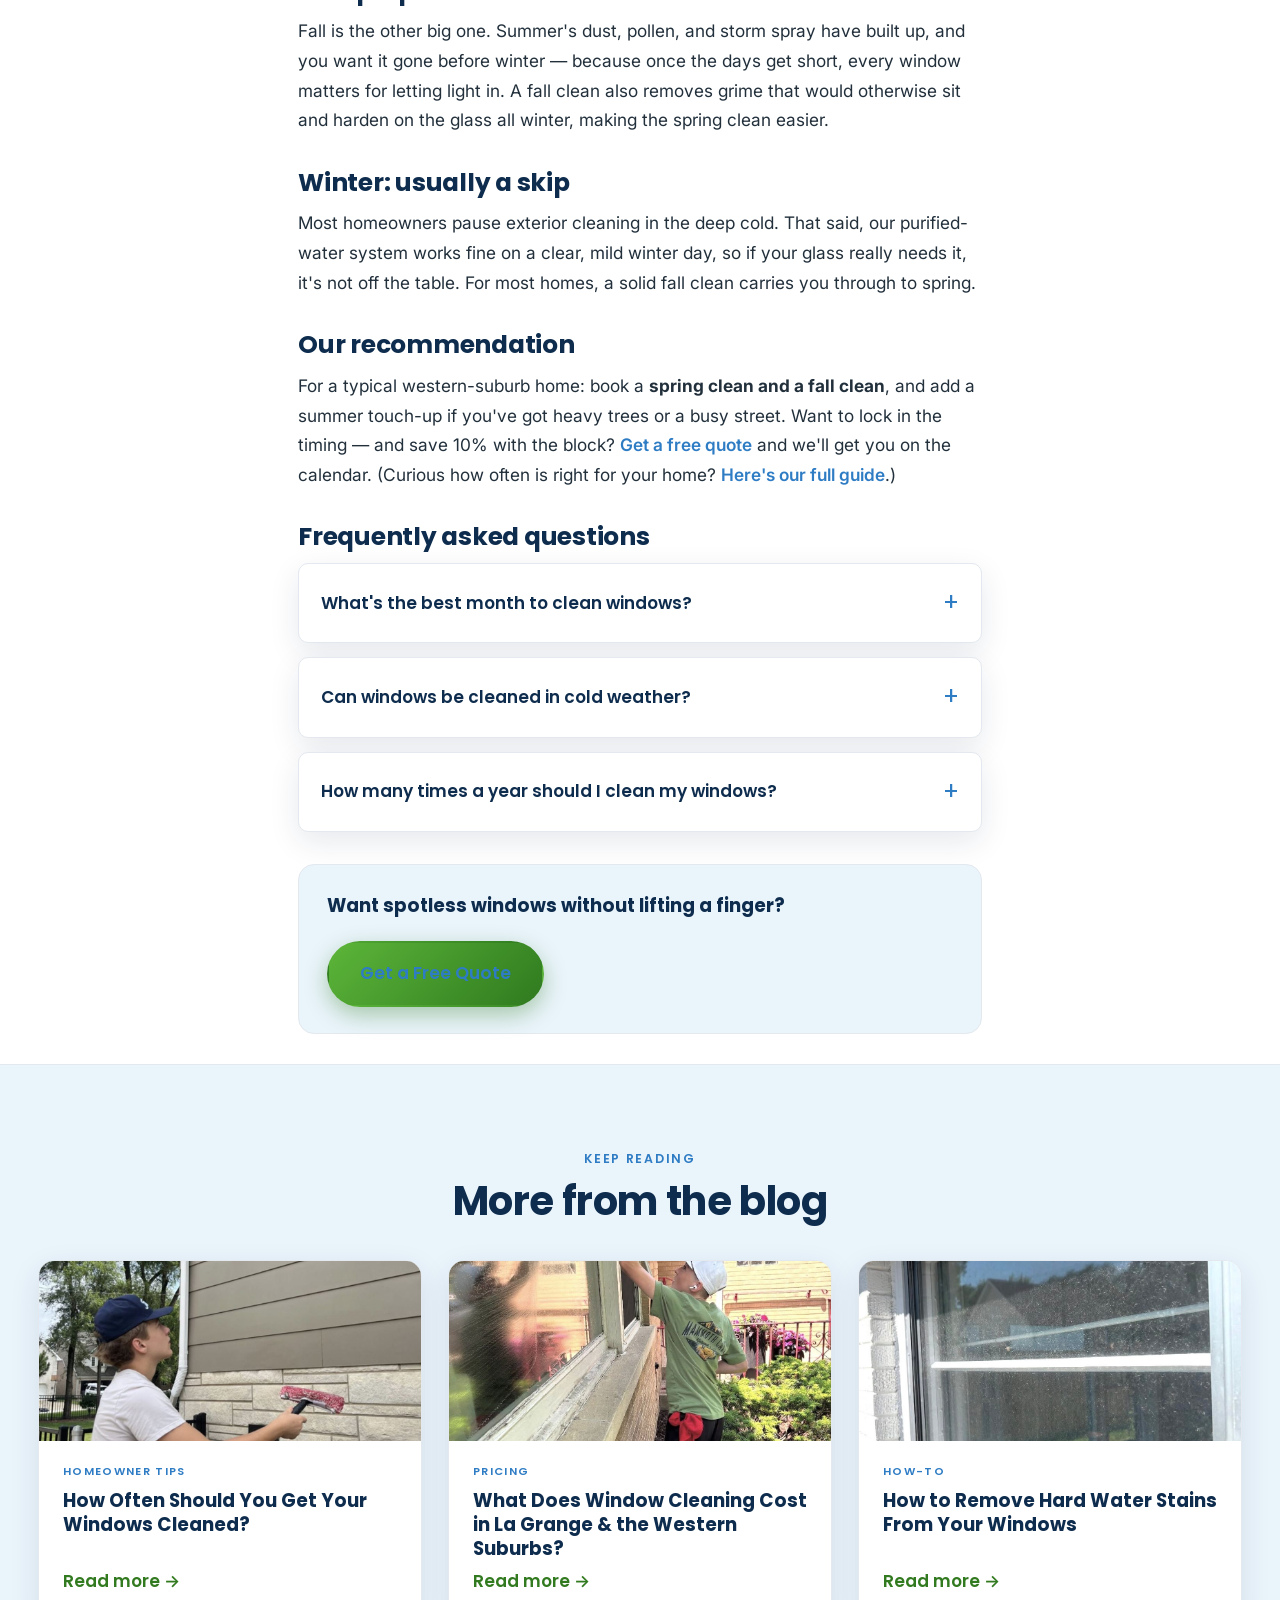
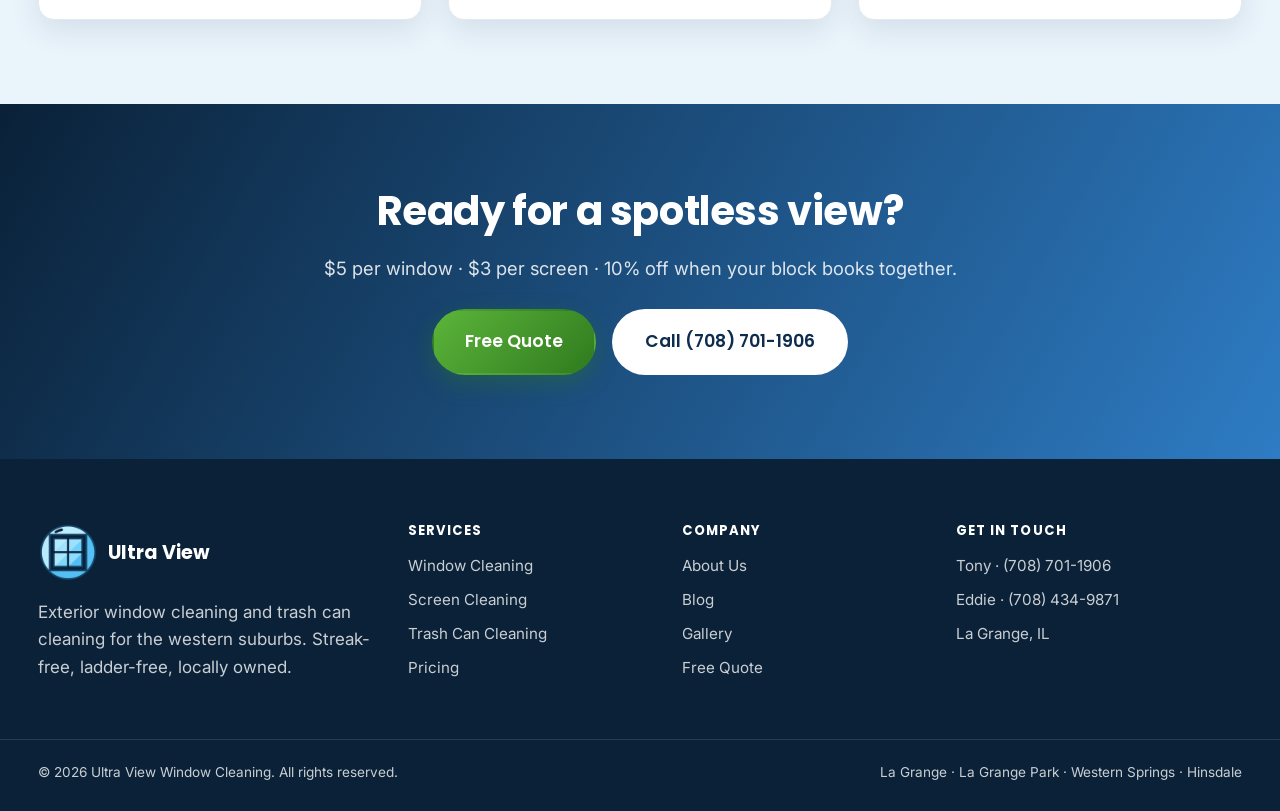
<file: best-time-to-clean-windows-chicago-suburbs.html>
<!DOCTYPE html>
<html lang="en">
<head>
<meta charset="UTF-8">
<meta name="viewport" content="width=device-width, initial-scale=1.0">
<title>The Best Time of Year to Clean Your Windows in the Chicago Suburbs | Ultra View</title>
<meta name="description" content="Spring and fall are the sweet spots for window cleaning in La Grange, Western Springs & Hinsdale. Here's how each season affects your glass - and when to book.">
<link rel="canonical" href="https://ultraview.today/best-time-to-clean-windows-chicago-suburbs.html">
<meta name="robots" content="index, follow">
<meta property="og:type" content="article">
<meta property="og:title" content="The Best Time of Year to Clean Your Windows in the Chicago Suburbs">
<meta property="og:description" content="Spring and fall are the sweet spots for window cleaning in La Grange, Western Springs & Hinsdale. Here's how each season affects your glass - and when to book.">
<meta property="og:url" content="https://ultraview.today/best-time-to-clean-windows-chicago-suburbs.html">
<meta property="og:image" content="https://ultraview.today/action1.jpg">
<meta name="twitter:card" content="summary_large_image">
<meta name="twitter:image" content="https://ultraview.today/action1.jpg">
<link rel="icon" href="logo.png">
<link rel="preconnect" href="https://fonts.googleapis.com">
<link rel="preconnect" href="https://fonts.gstatic.com" crossorigin>
<link href="https://fonts.googleapis.com/css2?family=Inter:wght@400;500;600;700&family=Poppins:wght@500;600;700;800&display=swap" rel="stylesheet">
<link rel="stylesheet" href="style.css">
<script type="application/ld+json">
{"@context": "https://schema.org", "@type": "BlogPosting", "headline": "The Best Time of Year to Clean Your Windows in the Chicago Suburbs", "description": "Spring and fall are the sweet spots for window cleaning in La Grange, Western Springs & Hinsdale. Here's how each season affects your glass - and when to book.", "image": "https://ultraview.today/action1.jpg", "datePublished": "2026-06-05", "dateModified": "2026-06-05", "author": {"@type": "Organization", "name": "Ultra View Window Cleaning"}, "publisher": {"@type": "HomeAndConstructionBusiness", "name": "Ultra View Window Cleaning", "url": "https://ultraview.today/", "telephone": "+1-708-701-1906"}, "mainEntityOfPage": "https://ultraview.today/best-time-to-clean-windows-chicago-suburbs.html"}
</script>
<script type="application/ld+json">
{"@context": "https://schema.org", "@type": "FAQPage", "mainEntity": [{"@type": "Question", "name": "What's the best month to clean windows?", "acceptedAnswer": {"@type": "Answer", "text": "Late spring (after the first pollen) and early-to-mid fall are ideal in the Chicago suburbs. They bracket the sunny months and remove the seasonal grime that builds up on glass."}}, {"@type": "Question", "name": "Can windows be cleaned in cold weather?", "acceptedAnswer": {"@type": "Answer", "text": "Yes, on a clear, mild day \u2014 our purified-water system doesn't rely on soap that would freeze. But most homeowners pause in deep winter and resume in spring."}}, {"@type": "Question", "name": "How many times a year should I clean my windows?", "acceptedAnswer": {"@type": "Answer", "text": "Twice a year works for most homes, spring and fall, with an optional summer touch-up for homes near heavy trees, construction, or busy roads."}}]}
</script>
</head>
<body>

<header class="site-header">
  <div class="wrap nav">
    <a class="brand" href="index.html"><img src="logo.png" alt="Ultra View Window Cleaning logo"><span>Ultra View<small>Window Cleaning</small></span></a>
    <ul class="nav-links">
      <li><a href="index.html">Home</a></li>
      <li><a href="gallery.html">Gallery</a></li>
      <li><a href="services.html">Services</a></li>
      <li><a href="blog.html">Blog</a></li>
      <li><a href="about.html">About</a></li>
    </ul>
    <div class="nav-cta">
      <a class="nav-phone" href="tel:17087011906"><svg width="16" height="16" viewBox="0 0 24 24" fill="currentColor"><path d="M6.6 10.8a15.1 15.1 0 0 0 6.6 6.6l2.2-2.2c.3-.3.7-.4 1-.2 1.2.4 2.4.6 3.6.6.6 0 1 .4 1 1V20c0 .6-.4 1-1 1A17 17 0 0 1 3 4c0-.6.4-1 1-1h3.4c.6 0 1 .4 1 1 0 1.2.2 2.4.6 3.6.1.4 0 .8-.3 1l-2.1 2.2z"/></svg>(708) 701-1906</a>
      <a class="btn btn-green" href="index.html#contact">Free Quote</a>
    </div>
    <button class="nav-toggle" aria-label="Menu"><span></span><span></span><span></span></button>
  </div>
</header>

<section class="article-hero">
  <div class="wrap">
    <p class="eyebrow">Seasonal</p>
    <h1>The Best Time of Year to Clean Your Windows in the Chicago Suburbs</h1>
    <p class="post-meta">By Ultra View &middot; June 5, 2026 &middot; 5 min read</p>
  </div>
</section>
<figure class="article-figure"><img src="action1.jpg" alt="The Best Time of Year to Clean Your Windows in the Chicago Suburbs"></figure>

<article class="article-body">
<p>Windows can technically be cleaned any time of year — but if you want the most for your money in La Grange, Western Springs or Hinsdale, timing matters. Our seasons here are hard on glass in specific ways, and cleaning around them keeps your windows clearer for longer. Here's the season-by-season breakdown.</p>
  <div class="callout"><p><b>Quick answer:</b> The two best times to clean your windows in the Chicago suburbs are <b>spring</b> (to clear winter grime and the first pollen) and <b>fall</b> (to remove summer buildup before the low-light months).</p></div>
  <h2>Spring: reset after winter</h2>
  <p>Winter leaves a mess — road salt, melt spray, and months of grime. Then spring rolls in with the year's heaviest pollen, coating everything in a yellow-green film. A spring cleaning wipes the slate clean and lets full sunlight back into the house right when you want it. It's the single most popular time our neighbors book.</p>
  <h2>Summer: enjoy the view (and the storms)</h2>
  <p>Summer is prime entertaining season, and clean windows make a real difference when you've got people over or you're staring out at the yard. It's also storm season — pop-up thunderstorms spatter windows with dust and debris. If your home is near big trees or a busy road, a mid-summer touch-up keeps things crisp between the spring and fall cleans.</p>
  <h2>Fall: prep for the dark months</h2>
  <p>Fall is the other big one. Summer's dust, pollen, and storm spray have built up, and you want it gone before winter — because once the days get short, every window matters for letting light in. A fall clean also removes grime that would otherwise sit and harden on the glass all winter, making the spring clean easier.</p>
  <h2>Winter: usually a skip</h2>
  <p>Most homeowners pause exterior cleaning in the deep cold. That said, our purified-water system works fine on a clear, mild winter day, so if your glass really needs it, it's not off the table. For most homes, a solid fall clean carries you through to spring.</p>
  <h2>Our recommendation</h2>
  <p>For a typical western-suburb home: book a <strong>spring clean and a fall clean</strong>, and add a summer touch-up if you've got heavy trees or a busy street. Want to lock in the timing — and save 10% with the block? <a href="index.html#contact">Get a free quote</a> and we'll get you on the calendar. (Curious how often is right for your home? <a href="how-often-to-clean-windows.html">Here's our full guide</a>.)</p>

  <h2>Frequently asked questions</h2>
  <div class="faq" style="margin:0">
    <details><summary>What's the best month to clean windows?</summary><p>Late spring (after the first pollen) and early-to-mid fall are ideal in the Chicago suburbs. They bracket the sunny months and remove the seasonal grime that builds up on glass.</p></details>
    <details><summary>Can windows be cleaned in cold weather?</summary><p>Yes, on a clear, mild day — our purified-water system doesn't rely on soap that would freeze. But most homeowners pause in deep winter and resume in spring.</p></details>
    <details><summary>How many times a year should I clean my windows?</summary><p>Twice a year works for most homes, spring and fall, with an optional summer touch-up for homes near heavy trees, construction, or busy roads.</p></details>
  </div>

  <div class="article-cta">
    <b>Want spotless windows without lifting a finger?</b>
    <a class="btn btn-green btn-lg" href="index.html#contact">Get a Free Quote</a>
  </div>
</article>

<section class="alt related">
  <div class="wrap center"><p class="eyebrow">Keep reading</p><h2>More from the blog</h2></div>
  <div class="wrap blog-grid" style="margin-top:36px">
      <article class="post-card">
        <a href="how-often-to-clean-windows.html"><img class="thumb" src="action6.jpg" alt="How Often Should You Get Your Windows Cleaned?" loading="lazy" decoding="async"></a>
        <div class="pc-body"><p class="cat">Homeowner Tips</p><h3><a href="how-often-to-clean-windows.html">How Often Should You Get Your Windows Cleaned?</a></h3><a class="read" href="how-often-to-clean-windows.html">Read more &rarr;</a></div>
      </article>
      <article class="post-card">
        <a href="window-cleaning-cost-western-suburbs.html"><img class="thumb" src="action8.jpg" alt="What Does Window Cleaning Cost in La Grange &amp; the Western Suburbs?" loading="lazy" decoding="async"></a>
        <div class="pc-body"><p class="cat">Pricing</p><h3><a href="window-cleaning-cost-western-suburbs.html">What Does Window Cleaning Cost in La Grange &amp; the Western Suburbs?</a></h3><a class="read" href="window-cleaning-cost-western-suburbs.html">Read more &rarr;</a></div>
      </article>
      <article class="post-card">
        <a href="remove-hard-water-stains-windows.html"><img class="thumb" src="ba7.jpg" alt="How to Remove Hard Water Stains From Your Windows" loading="lazy" decoding="async"></a>
        <div class="pc-body"><p class="cat">How-To</p><h3><a href="remove-hard-water-stains-windows.html">How to Remove Hard Water Stains From Your Windows</a></h3><a class="read" href="remove-hard-water-stains-windows.html">Read more &rarr;</a></div>
      </article>
  </div>
</section>

<section class="cta-band">
  <div class="wrap center">
    <h2>Ready for a spotless view?</h2>
    <p class="lead">$5 per window &middot; $3 per screen &middot; 10% off when your block books together.</p>
    <div class="hero-actions" style="justify-content:center"><a class="btn btn-green btn-lg" href="index.html#contact">Free Quote</a><a class="btn btn-white btn-lg" href="tel:17087011906">Call (708) 701-1906</a></div>
  </div>
</section>

<footer class="site-footer">
  <div class="wrap footer-grid">
    <div><div class="footer-brand"><img src="logo.png" alt="Ultra View logo"><b>Ultra View</b></div><p>Exterior window cleaning and trash can cleaning for the western suburbs. Streak-free, ladder-free, locally owned.</p></div>
    <div><h4>Services</h4><ul class="footer-list"><li><a href="services.html">Window Cleaning</a></li><li><a href="services.html">Screen Cleaning</a></li><li><a href="services.html">Trash Can Cleaning</a></li><li><a href="index.html#pricing">Pricing</a></li></ul></div>
    <div><h4>Company</h4><ul class="footer-list"><li><a href="about.html">About Us</a></li><li><a href="blog.html">Blog</a></li><li><a href="gallery.html">Gallery</a></li><li><a href="index.html#contact">Free Quote</a></li></ul></div>
    <div><h4>Get in touch</h4><ul class="footer-list"><li><a href="tel:17087011906">Tony &middot; (708) 701-1906</a></li><li><a href="tel:17084349871">Eddie &middot; (708) 434-9871</a></li><li>La Grange, IL</li></ul></div>
  </div>
  <div class="wrap footer-bottom"><span>&copy; <span id="year">2026</span> Ultra View Window Cleaning. All rights reserved.</span><span>La Grange &middot; La Grange Park &middot; Western Springs &middot; Hinsdale</span></div>
</footer>

<div class="mobile-bar"><a class="btn btn-navy" href="tel:17087011906">Call</a><a class="btn btn-green" href="index.html#contact">Free Quote</a></div>
<script src="main.js"></script>
</body>
</html>
</file>
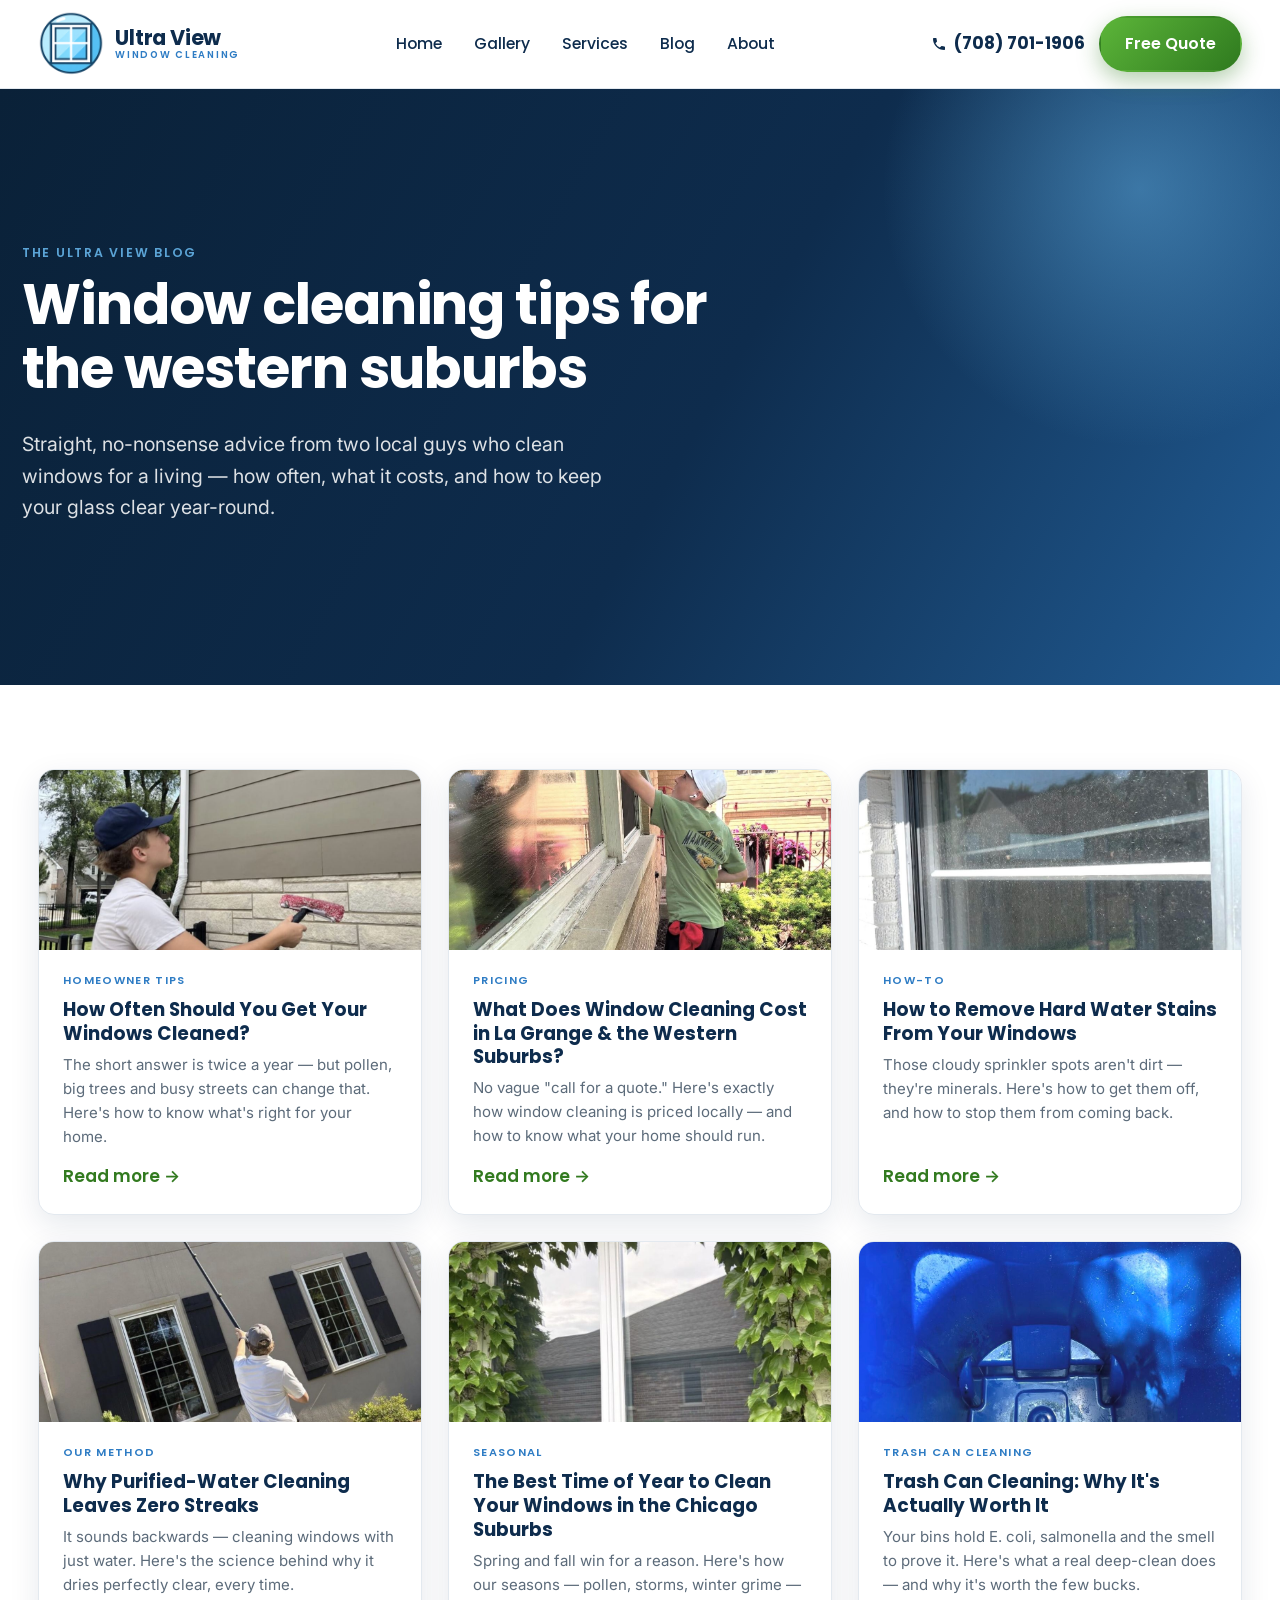
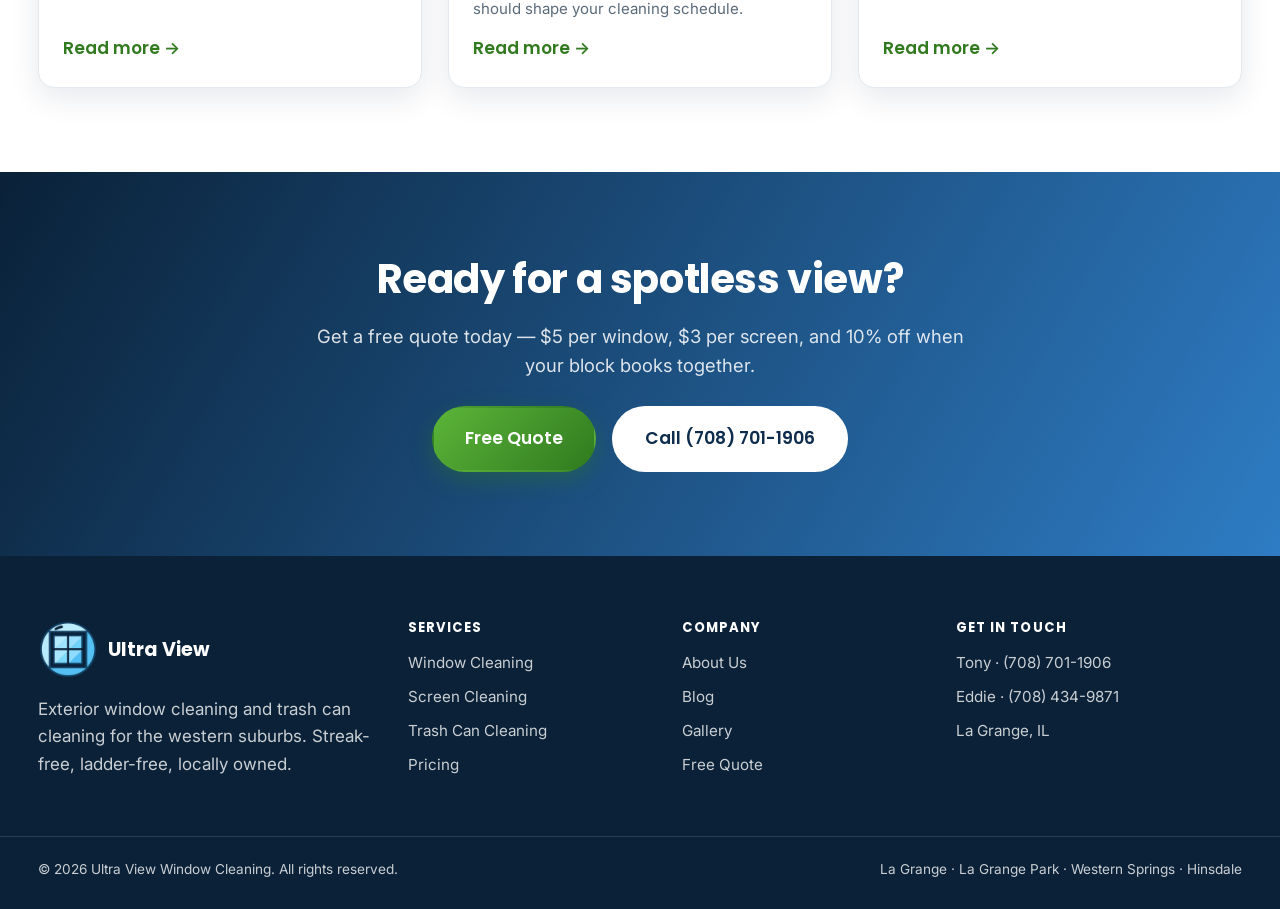
<file: blog.html>
<!DOCTYPE html>
<html lang="en">
<head>
<meta charset="UTF-8">
<meta name="viewport" content="width=device-width, initial-scale=1.0">
<title>Window Cleaning Tips &amp; Advice | Ultra View Blog — La Grange &amp; Hinsdale, IL</title>
<meta name="description" content="Practical window &amp; trash-can cleaning advice from Ultra View — how often to clean, what it costs, hard-water stains, the best time of year, and more, for homeowners in La Grange, Western Springs &amp; Hinsdale, IL.">
<meta name="keywords" content="window cleaning tips, how often clean windows, window cleaning cost, hard water stains, La Grange, Hinsdale, Western Springs window cleaning blog">
<link rel="canonical" href="https://ultraview.today/blog.html">
<meta name="robots" content="index, follow">
<meta property="og:type" content="website">
<meta property="og:title" content="Window Cleaning Tips &amp; Advice | Ultra View Blog">
<meta property="og:description" content="Homeowner-friendly window &amp; trash-can cleaning advice for the western Chicago suburbs.">
<meta property="og:url" content="https://ultraview.today/blog.html">
<meta property="og:image" content="https://ultraview.today/og.jpg">
<meta name="twitter:card" content="summary_large_image">
<meta name="twitter:image" content="https://ultraview.today/og.jpg">
<link rel="icon" href="logo.png">
<link rel="preconnect" href="https://fonts.googleapis.com">
<link rel="preconnect" href="https://fonts.gstatic.com" crossorigin>
<link href="https://fonts.googleapis.com/css2?family=Inter:wght@400;500;600;700&family=Poppins:wght@500;600;700;800&display=swap" rel="stylesheet">
<link rel="stylesheet" href="style.css">
<script type="application/ld+json">
{
  "@context":"https://schema.org","@type":"Blog",
  "name":"Ultra View Window Cleaning Blog",
  "description":"Window and trash-can cleaning tips for homeowners in La Grange, Western Springs and Hinsdale, IL.",
  "publisher":{"@type":"HomeAndConstructionBusiness","name":"Ultra View Window Cleaning","url":"https://ultraview.today/","telephone":"+1-708-701-1906"}
}
</script>
</head>
<body>

<header class="site-header">
  <div class="wrap nav">
    <a class="brand" href="index.html"><img src="logo.png" alt="Ultra View Window Cleaning logo"><span>Ultra View<small>Window Cleaning</small></span></a>
    <ul class="nav-links">
      <li><a href="index.html">Home</a></li>
      <li><a href="gallery.html">Gallery</a></li>
      <li><a href="services.html">Services</a></li>
      <li><a href="blog.html">Blog</a></li>
      <li><a href="about.html">About</a></li>
    </ul>
    <div class="nav-cta">
      <a class="nav-phone" href="tel:17087011906"><svg width="16" height="16" viewBox="0 0 24 24" fill="currentColor"><path d="M6.6 10.8a15.1 15.1 0 0 0 6.6 6.6l2.2-2.2c.3-.3.7-.4 1-.2 1.2.4 2.4.6 3.6.6.6 0 1 .4 1 1V20c0 .6-.4 1-1 1A17 17 0 0 1 3 4c0-.6.4-1 1-1h3.4c.6 0 1 .4 1 1 0 1.2.2 2.4.6 3.6.1.4 0 .8-.3 1l-2.1 2.2z"/></svg>(708) 701-1906</a>
      <a class="btn btn-green" href="index.html#contact">Free Quote</a>
    </div>
    <button class="nav-toggle" aria-label="Menu"><span></span><span></span><span></span></button>
  </div>
</header>

<section class="hero">
  <div class="hero-glow"></div>
  <div class="wrap" style="padding:70px 22px 62px;position:relative;z-index:1">
    <p class="eyebrow" style="color:var(--blue-light)">The Ultra View Blog</p>
    <h1 style="color:#fff;max-width:760px">Window cleaning tips for the western suburbs</h1>
    <p class="lead" style="color:rgba(255,255,255,.86);max-width:620px">Straight, no-nonsense advice from two local guys who clean windows for a living — how often, what it costs, and how to keep your glass clear year-round.</p>
  </div>
</section>

<section>
  <div class="wrap blog-grid">

    <article class="post-card">
      <a href="how-often-to-clean-windows.html"><img class="thumb" src="action6.jpg" alt="Clean residential windows on a suburban home"></a>
      <div class="pc-body">
        <p class="cat">Homeowner Tips</p>
        <h3><a href="how-often-to-clean-windows.html">How Often Should You Get Your Windows Cleaned?</a></h3>
        <p>The short answer is twice a year — but pollen, big trees and busy streets can change that. Here's how to know what's right for your home.</p>
        <a class="read" href="how-often-to-clean-windows.html">Read more &rarr;</a>
      </div>
    </article>

    <article class="post-card">
      <a href="window-cleaning-cost-western-suburbs.html"><img class="thumb" src="action8.jpg" alt="Technician cleaning a large picture window" loading="lazy" decoding="async"></a>
      <div class="pc-body">
        <p class="cat">Pricing</p>
        <h3><a href="window-cleaning-cost-western-suburbs.html">What Does Window Cleaning Cost in La Grange &amp; the Western Suburbs?</a></h3>
        <p>No vague "call for a quote." Here's exactly how window cleaning is priced locally — and how to know what your home should run.</p>
        <a class="read" href="window-cleaning-cost-western-suburbs.html">Read more &rarr;</a>
      </div>
    </article>

    <article class="post-card">
      <a href="remove-hard-water-stains-windows.html"><img class="thumb" src="ba7.jpg" alt="Window with hard water spots before cleaning" loading="lazy" decoding="async"></a>
      <div class="pc-body">
        <p class="cat">How-To</p>
        <h3><a href="remove-hard-water-stains-windows.html">How to Remove Hard Water Stains From Your Windows</a></h3>
        <p>Those cloudy sprinkler spots aren't dirt — they're minerals. Here's how to get them off, and how to stop them from coming back.</p>
        <a class="read" href="remove-hard-water-stains-windows.html">Read more &rarr;</a>
      </div>
    </article>

    <article class="post-card">
      <a href="purified-water-streak-free-window-cleaning.html"><img class="thumb" src="action3.jpg" alt="Water-fed pole cleaning upstairs windows" loading="lazy" decoding="async"></a>
      <div class="pc-body">
        <p class="cat">Our Method</p>
        <h3><a href="purified-water-streak-free-window-cleaning.html">Why Purified-Water Cleaning Leaves Zero Streaks</a></h3>
        <p>It sounds backwards — cleaning windows with just water. Here's the science behind why it dries perfectly clear, every time.</p>
        <a class="read" href="purified-water-streak-free-window-cleaning.html">Read more &rarr;</a>
      </div>
    </article>

    <article class="post-card">
      <a href="best-time-to-clean-windows-chicago-suburbs.html"><img class="thumb" src="action1.jpg" alt="Ivy-framed window on a suburban home" loading="lazy" decoding="async"></a>
      <div class="pc-body">
        <p class="cat">Seasonal</p>
        <h3><a href="best-time-to-clean-windows-chicago-suburbs.html">The Best Time of Year to Clean Your Windows in the Chicago Suburbs</a></h3>
        <p>Spring and fall win for a reason. Here's how our seasons — pollen, storms, winter grime — should shape your cleaning schedule.</p>
        <a class="read" href="best-time-to-clean-windows-chicago-suburbs.html">Read more &rarr;</a>
      </div>
    </article>

    <article class="post-card">
      <a href="trash-can-cleaning-benefits.html"><img class="thumb" src="ba4.jpg" alt="Freshly cleaned garbage bin interior" loading="lazy" decoding="async"></a>
      <div class="pc-body">
        <p class="cat">Trash Can Cleaning</p>
        <h3><a href="trash-can-cleaning-benefits.html">Trash Can Cleaning: Why It's Actually Worth It</a></h3>
        <p>Your bins hold E. coli, salmonella and the smell to prove it. Here's what a real deep-clean does — and why it's worth the few bucks.</p>
        <a class="read" href="trash-can-cleaning-benefits.html">Read more &rarr;</a>
      </div>
    </article>

  </div>
</section>

<!-- CTA -->
<section class="cta-band">
  <div class="wrap center">
    <h2>Ready for a spotless view?</h2>
    <p class="lead">Get a free quote today — $5 per window, $3 per screen, and 10% off when your block books together.</p>
    <div class="hero-actions" style="justify-content:center"><a class="btn btn-green btn-lg" href="index.html#contact">Free Quote</a><a class="btn btn-white btn-lg" href="tel:17087011906">Call (708) 701-1906</a></div>
  </div>
</section>

<footer class="site-footer">
  <div class="wrap footer-grid">
    <div><div class="footer-brand"><img src="logo.png" alt="Ultra View logo"><b>Ultra View</b></div><p>Exterior window cleaning and trash can cleaning for the western suburbs. Streak-free, ladder-free, locally owned.</p></div>
    <div><h4>Services</h4><ul class="footer-list"><li><a href="services.html">Window Cleaning</a></li><li><a href="services.html">Screen Cleaning</a></li><li><a href="services.html">Trash Can Cleaning</a></li><li><a href="index.html#pricing">Pricing</a></li></ul></div>
    <div><h4>Company</h4><ul class="footer-list"><li><a href="about.html">About Us</a></li><li><a href="blog.html">Blog</a></li><li><a href="gallery.html">Gallery</a></li><li><a href="index.html#contact">Free Quote</a></li></ul></div>
    <div><h4>Get in touch</h4><ul class="footer-list"><li><a href="tel:17087011906">Tony &middot; (708) 701-1906</a></li><li><a href="tel:17084349871">Eddie &middot; (708) 434-9871</a></li><li>La Grange, IL</li></ul></div>
  </div>
  <div class="wrap footer-bottom"><span>&copy; <span id="year">2026</span> Ultra View Window Cleaning. All rights reserved.</span><span>La Grange &middot; La Grange Park &middot; Western Springs &middot; Hinsdale</span></div>
</footer>

<div class="mobile-bar"><a class="btn btn-navy" href="tel:17087011906">Call</a><a class="btn btn-green" href="index.html#contact">Free Quote</a></div>
<script src="main.js"></script>
</body>
</html>
</file>
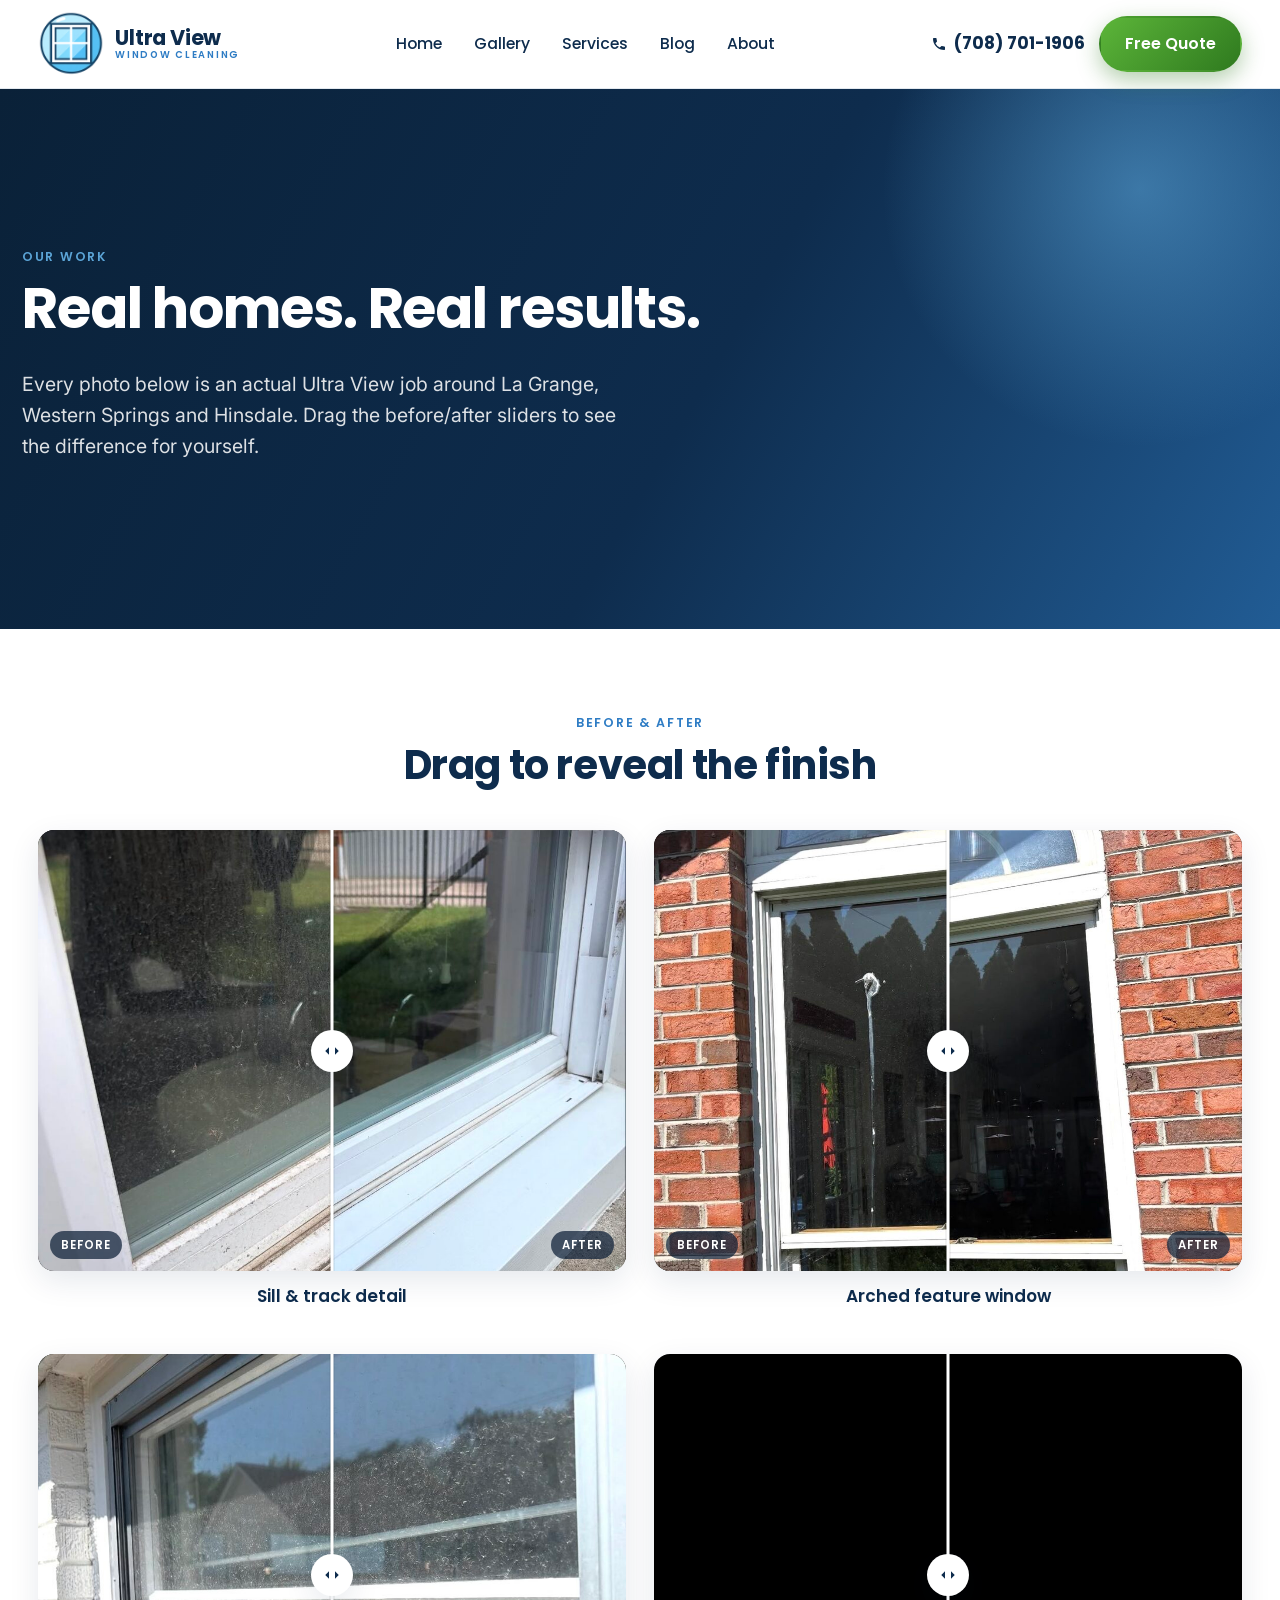
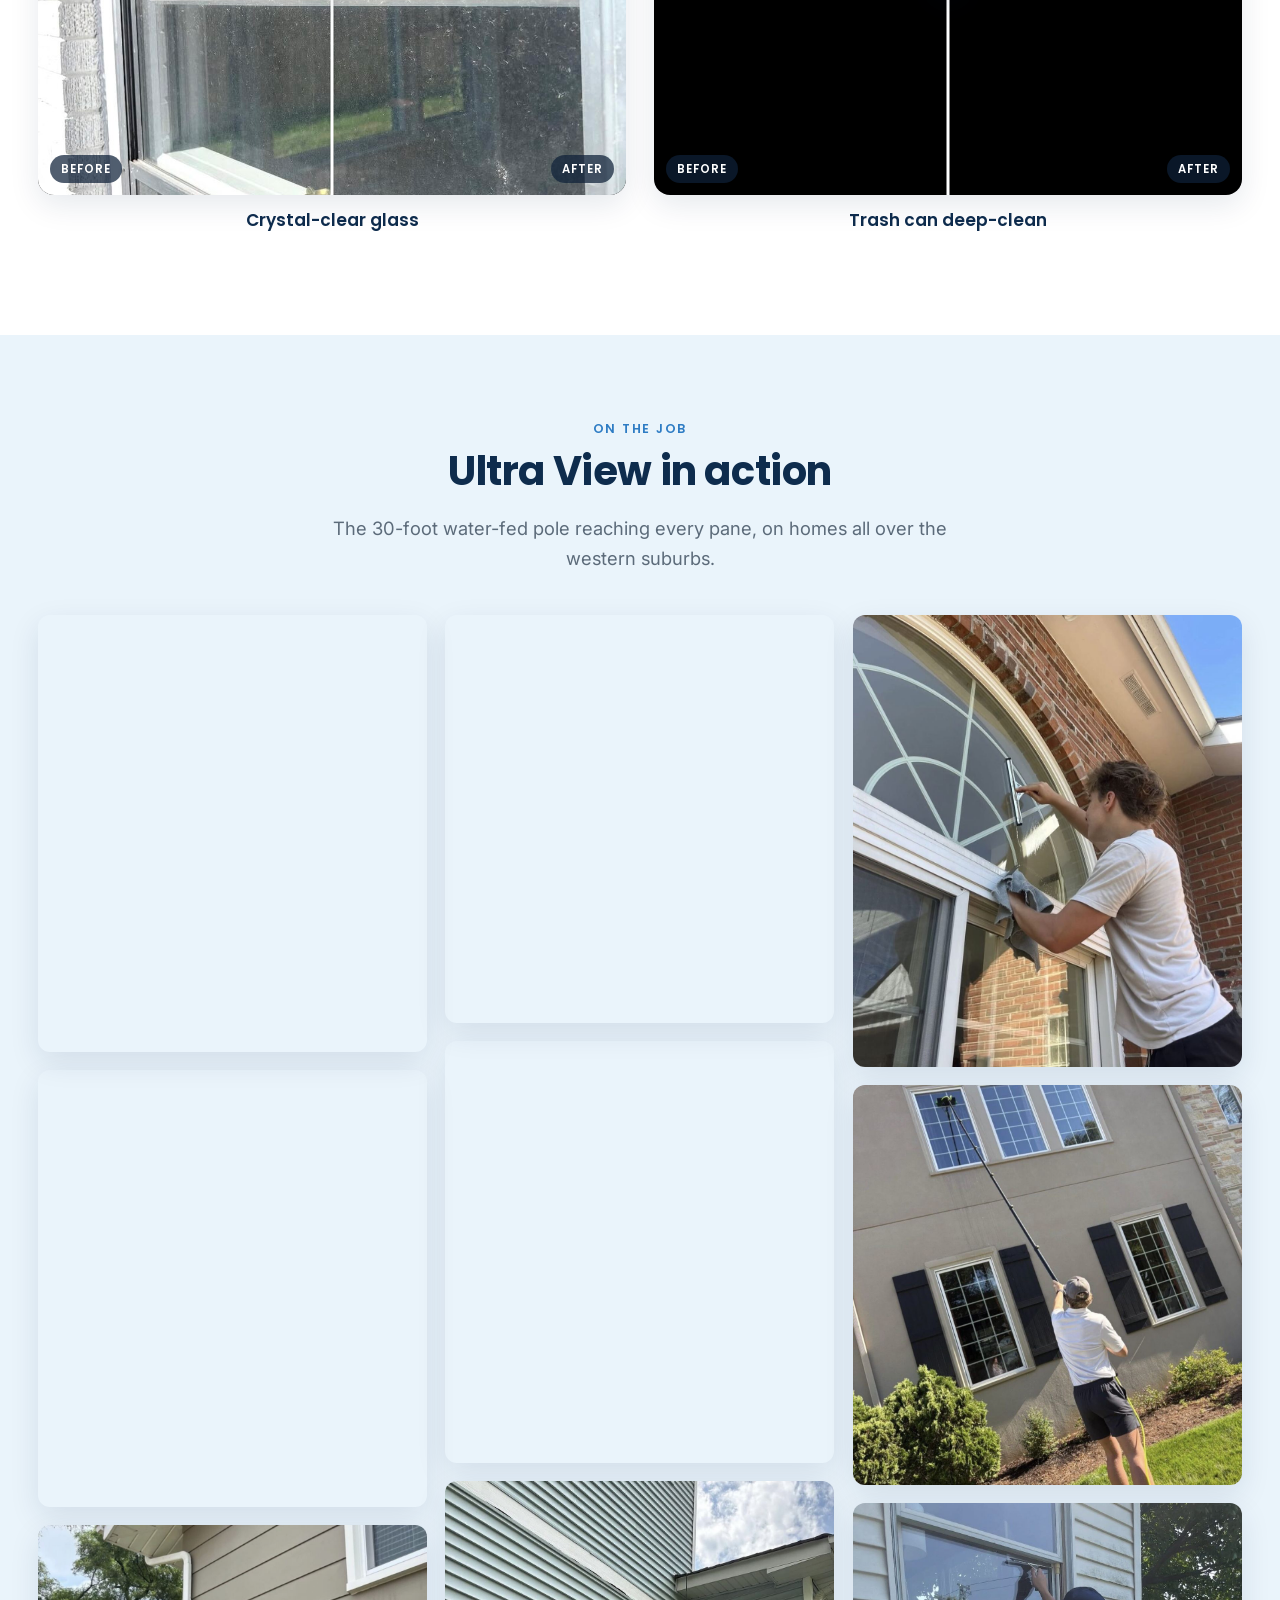
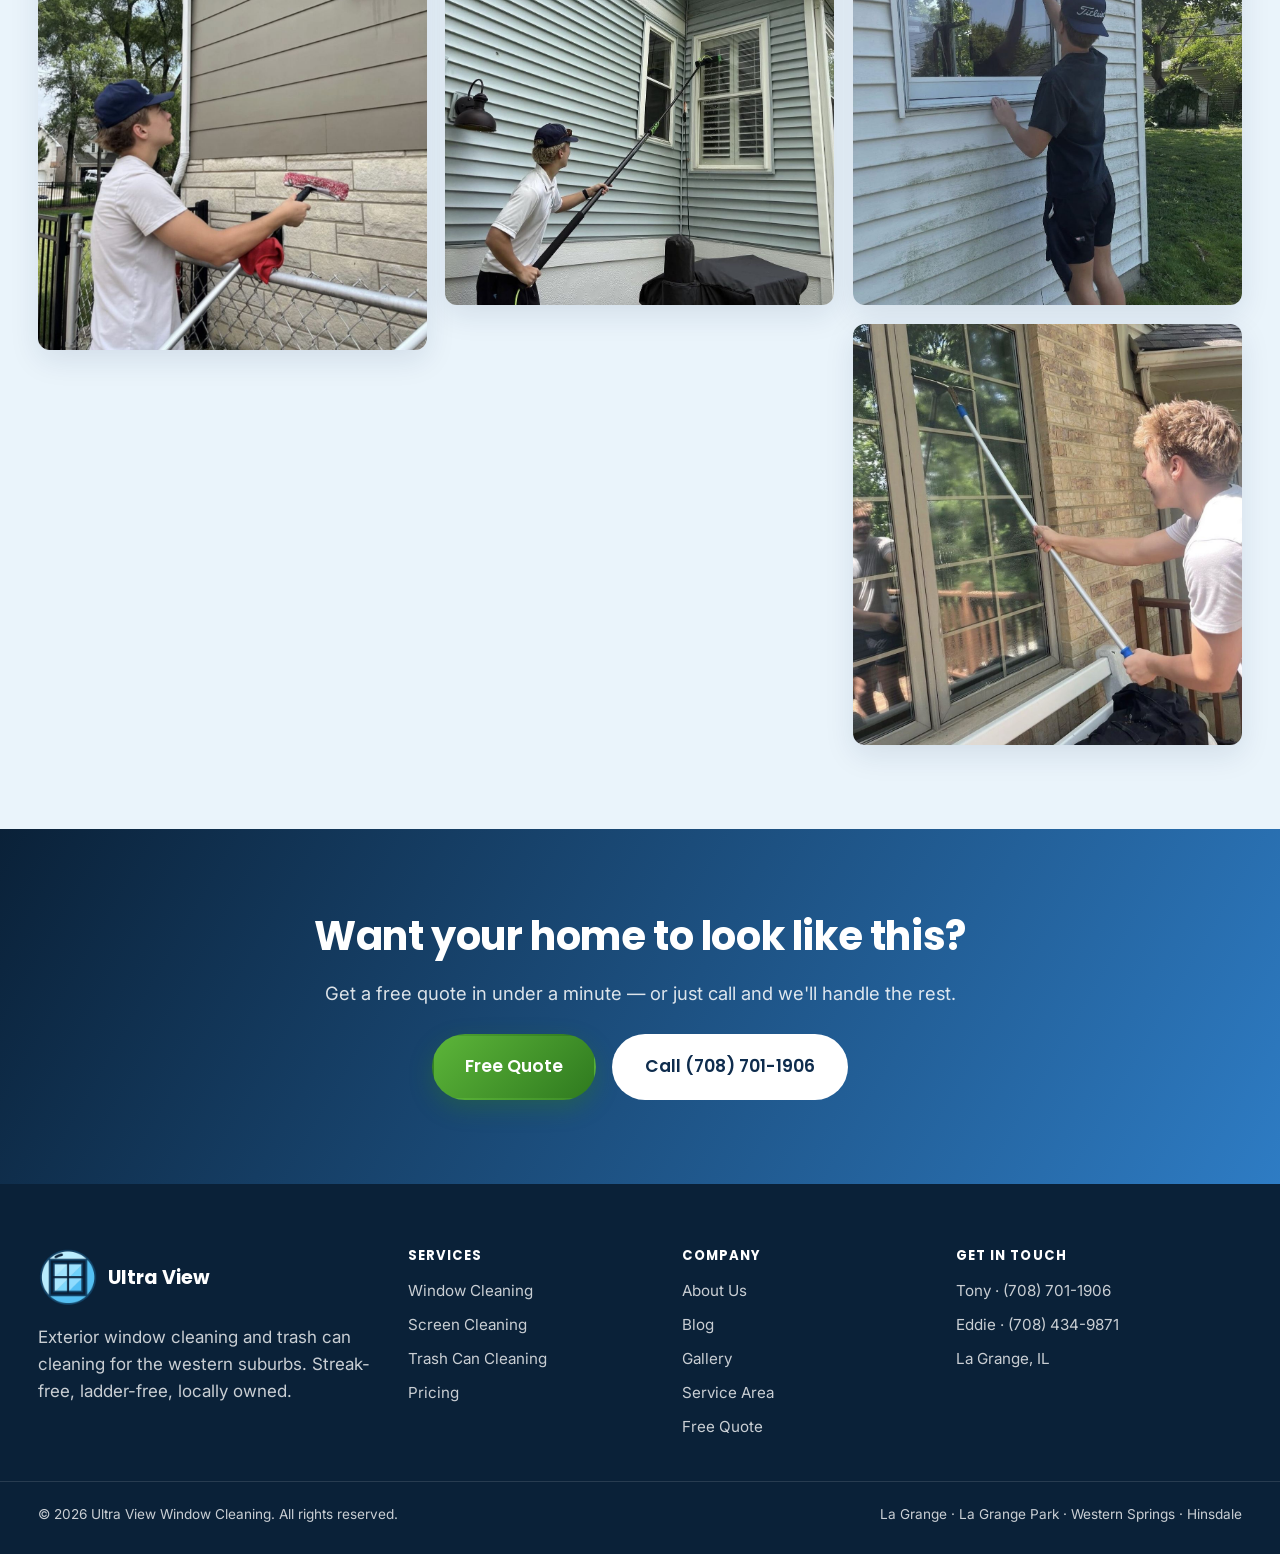
<file: gallery.html>
<!DOCTYPE html>
<html lang="en">
<head>
<meta charset="UTF-8">
<meta name="viewport" content="width=device-width, initial-scale=1.0">
<title>Before &amp; After Gallery | Ultra View Window Cleaning, IL</title>
<meta name="description" content="See real before-and-after window &amp; trash can cleaning results from Ultra View in La Grange, Western Springs &amp; Hinsdale, IL. Drag the sliders to compare.">
<meta name="keywords" content="window cleaning before after, window washing results, La Grange window cleaning gallery, Hinsdale window cleaning photos">
<link rel="canonical" href="https://ultraview.today/gallery.html">
<meta name="robots" content="index, follow">
<meta property="og:type" content="website">
<meta property="og:title" content="Gallery — Before &amp; After | Ultra View Window Cleaning">
<meta property="og:description" content="Real before-and-after window and bin cleaning results from Ultra View in the western suburbs.">
<meta property="og:url" content="https://ultraview.today/gallery.html">
<meta property="og:image" content="https://ultraview.today/og.jpg">
<meta name="twitter:card" content="summary_large_image">
<meta name="twitter:image" content="https://ultraview.today/og.jpg">
<link rel="icon" href="logo.png">
<link rel="preconnect" href="https://fonts.googleapis.com">
<link rel="preconnect" href="https://fonts.gstatic.com" crossorigin>
<link href="https://fonts.googleapis.com/css2?family=Inter:wght@400;500;600;700&family=Poppins:wght@500;600;700;800&display=swap" rel="stylesheet">
<link rel="stylesheet" href="style.css">
<script type="application/ld+json">
{
  "@context":"https://schema.org","@type":"ImageGallery",
  "name":"Ultra View Window Cleaning — Before & After Gallery",
  "about":"Before-and-after exterior window cleaning and trash can cleaning results in the western Chicago suburbs.",
  "publisher":{"@type":"HomeAndConstructionBusiness","name":"Ultra View Window Cleaning","telephone":"+1-708-701-1906","url":"https://ultraview.today/","areaServed":["La Grange, IL","La Grange Park, IL","Western Springs, IL","Hinsdale, IL"]}
}
</script>
</head>
<body>

<header class="site-header">
  <div class="wrap nav">
    <a class="brand" href="index.html"><img src="logo.png" alt="Ultra View Window Cleaning logo"><span>Ultra View<small>Window Cleaning</small></span></a>
    <ul class="nav-links">
      <li><a href="index.html">Home</a></li>
      <li><a href="gallery.html">Gallery</a></li>
      <li><a href="services.html">Services</a></li>
      <li><a href="blog.html">Blog</a></li>
      <li><a href="about.html">About</a></li>
    </ul>
    <div class="nav-cta">
      <a class="nav-phone" href="tel:17087011906"><svg width="16" height="16" viewBox="0 0 24 24" fill="currentColor"><path d="M6.6 10.8a15.1 15.1 0 0 0 6.6 6.6l2.2-2.2c.3-.3.7-.4 1-.2 1.2.4 2.4.6 3.6.6.6 0 1 .4 1 1V20c0 .6-.4 1-1 1A17 17 0 0 1 3 4c0-.6.4-1 1-1h3.4c.6 0 1 .4 1 1 0 1.2.2 2.4.6 3.6.1.4 0 .8-.3 1l-2.1 2.2z"/></svg>(708) 701-1906</a>
      <a class="btn btn-green" href="index.html#contact">Free Quote</a>
    </div>
    <button class="nav-toggle" aria-label="Menu"><span></span><span></span><span></span></button>
  </div>
</header>

<section class="hero">
  <div class="hero-glow"></div>
  <div class="wrap" style="padding:74px 22px 66px;position:relative;z-index:1">
    <p class="eyebrow" style="color:var(--blue-light)">Our Work</p>
    <h1 style="color:#fff;max-width:720px">Real homes. Real results.</h1>
    <p class="lead" style="color:rgba(255,255,255,.86);max-width:600px">Every photo below is an actual Ultra View job around La Grange, Western Springs and Hinsdale. Drag the before/after sliders to see the difference for yourself.</p>
  </div>
</section>

<!-- Before/after sliders -->
<section>
  <div class="wrap center"><p class="eyebrow">Before &amp; After</p><h2>Drag to reveal the finish</h2></div>
  <div class="wrap ba-grid" style="margin-top:42px">
    <div>
      <div class="ba">
        <img class="before" src="ba1.jpg" alt="Window sill and track before cleaning">
        <img class="after" src="ba2.jpg" alt="Window sill and track after Ultra View cleaning" loading="lazy" decoding="async">
        <div class="divider"></div><div class="handle"><svg width="18" height="18" viewBox="0 0 24 24" fill="currentColor"><path d="M8 7l-5 5 5 5V7zm8 0v10l5-5-5-5z"/></svg></div>
        <span class="lab b">Before</span><span class="lab a">After</span>
      </div><p class="ba-cap">Sill &amp; track detail</p>
    </div>
    <div>
      <div class="ba">
        <img class="before" src="ba5.jpg" alt="Arched feature window before cleaning" loading="lazy" decoding="async">
        <img class="after" src="ba6.jpg" alt="Arched feature window after cleaning" loading="lazy" decoding="async">
        <div class="divider"></div><div class="handle"><svg width="18" height="18" viewBox="0 0 24 24" fill="currentColor"><path d="M8 7l-5 5 5 5V7zm8 0v10l5-5-5-5z"/></svg></div>
        <span class="lab b">Before</span><span class="lab a">After</span>
      </div><p class="ba-cap">Arched feature window</p>
    </div>
    <div>
      <div class="ba">
        <img class="before" src="ba7.jpg" alt="Double-hung window before cleaning" loading="lazy" decoding="async">
        <img class="after" src="ba8.jpg" alt="Double-hung window after cleaning with clear sky view" loading="lazy" decoding="async">
        <div class="divider"></div><div class="handle"><svg width="18" height="18" viewBox="0 0 24 24" fill="currentColor"><path d="M8 7l-5 5 5 5V7zm8 0v10l5-5-5-5z"/></svg></div>
        <span class="lab b">Before</span><span class="lab a">After</span>
      </div><p class="ba-cap">Crystal-clear glass</p>
    </div>
    <div>
      <div class="ba">
        <img class="before" src="ba3.jpg" alt="Inside of garbage bin before cleaning" loading="lazy" decoding="async">
        <img class="after" src="ba4.jpg" alt="Inside of garbage bin after cleaning" loading="lazy" decoding="async">
        <div class="divider"></div><div class="handle"><svg width="18" height="18" viewBox="0 0 24 24" fill="currentColor"><path d="M8 7l-5 5 5 5V7zm8 0v10l5-5-5-5z"/></svg></div>
        <span class="lab b">Before</span><span class="lab a">After</span>
      </div><p class="ba-cap">Trash can deep-clean</p>
    </div>
  </div>
</section>

<!-- Action gallery -->
<section class="alt">
  <div class="wrap center"><p class="eyebrow">On the job</p><h2>Ultra View in action</h2><p class="lead">The 30-foot water-fed pole reaching every pane, on homes all over the western suburbs.</p></div>
  <div class="wrap masonry" style="margin-top:42px">
    <img src="action4.jpg" alt="Cleaning upstairs windows on a brick home with a water-fed pole" loading="lazy" decoding="async">
    <img src="action1.jpg" alt="Ultra View technician cleaning a second-story window" loading="lazy" decoding="async">
    <img src="action6.jpg" alt="Squeegee window cleaning on a suburban home" loading="lazy" decoding="async">
    <img src="action2.jpg" alt="Water-fed pole cleaning windows on a two-story house" loading="lazy" decoding="async">
    <img src="action8.jpg" alt="Cleaning a large picture window" loading="lazy" decoding="async">
    <img src="action5.jpg" alt="Reaching high windows from the ground with a pole" loading="lazy" decoding="async">
    <img src="action9.jpg" alt="Detailing a window on a siding home" loading="lazy" decoding="async">
    <img src="action3.jpg" alt="Cleaning upstairs windows on a brick home" loading="lazy" decoding="async">
    <img src="action7.jpg" alt="Cleaning ground-floor windows on a home" loading="lazy" decoding="async">
    <img src="action10.jpg" alt="Close-up window and screen cleaning" loading="lazy" decoding="async">
  </div>
</section>

<!-- CTA -->
<section class="cta-band">
  <div class="wrap center">
    <h2>Want your home to look like this?</h2>
    <p class="lead">Get a free quote in under a minute — or just call and we'll handle the rest.</p>
    <div class="hero-actions" style="justify-content:center"><a class="btn btn-green btn-lg" href="index.html#contact">Free Quote</a><a class="btn btn-white btn-lg" href="tel:17087011906">Call (708) 701-1906</a></div>
  </div>
</section>

<footer class="site-footer">
  <div class="wrap footer-grid">
    <div><div class="footer-brand"><img src="logo.png" alt="Ultra View logo"><b>Ultra View</b></div><p>Exterior window cleaning and trash can cleaning for the western suburbs. Streak-free, ladder-free, locally owned.</p></div>
    <div><h4>Services</h4><ul class="footer-list"><li><a href="services.html">Window Cleaning</a></li><li><a href="services.html">Screen Cleaning</a></li><li><a href="services.html">Trash Can Cleaning</a></li><li><a href="index.html#pricing">Pricing</a></li></ul></div>
    <div><h4>Company</h4><ul class="footer-list"><li><a href="about.html">About Us</a></li><li><a href="blog.html">Blog</a></li><li><a href="gallery.html">Gallery</a></li><li><a href="index.html#area">Service Area</a></li><li><a href="index.html#contact">Free Quote</a></li></ul></div>
    <div><h4>Get in touch</h4><ul class="footer-list"><li><a href="tel:17087011906">Tony &middot; (708) 701-1906</a></li><li><a href="tel:17084349871">Eddie &middot; (708) 434-9871</a></li><li>La Grange, IL</li></ul></div>
  </div>
  <div class="wrap footer-bottom"><span>&copy; <span id="year">2026</span> Ultra View Window Cleaning. All rights reserved.</span><span>La Grange &middot; La Grange Park &middot; Western Springs &middot; Hinsdale</span></div>
</footer>

<div class="mobile-bar"><a class="btn btn-navy" href="tel:17087011906">Call</a><a class="btn btn-green" href="index.html#contact">Free Quote</a></div>
<script src="main.js"></script>
</body>
</html>
</file>
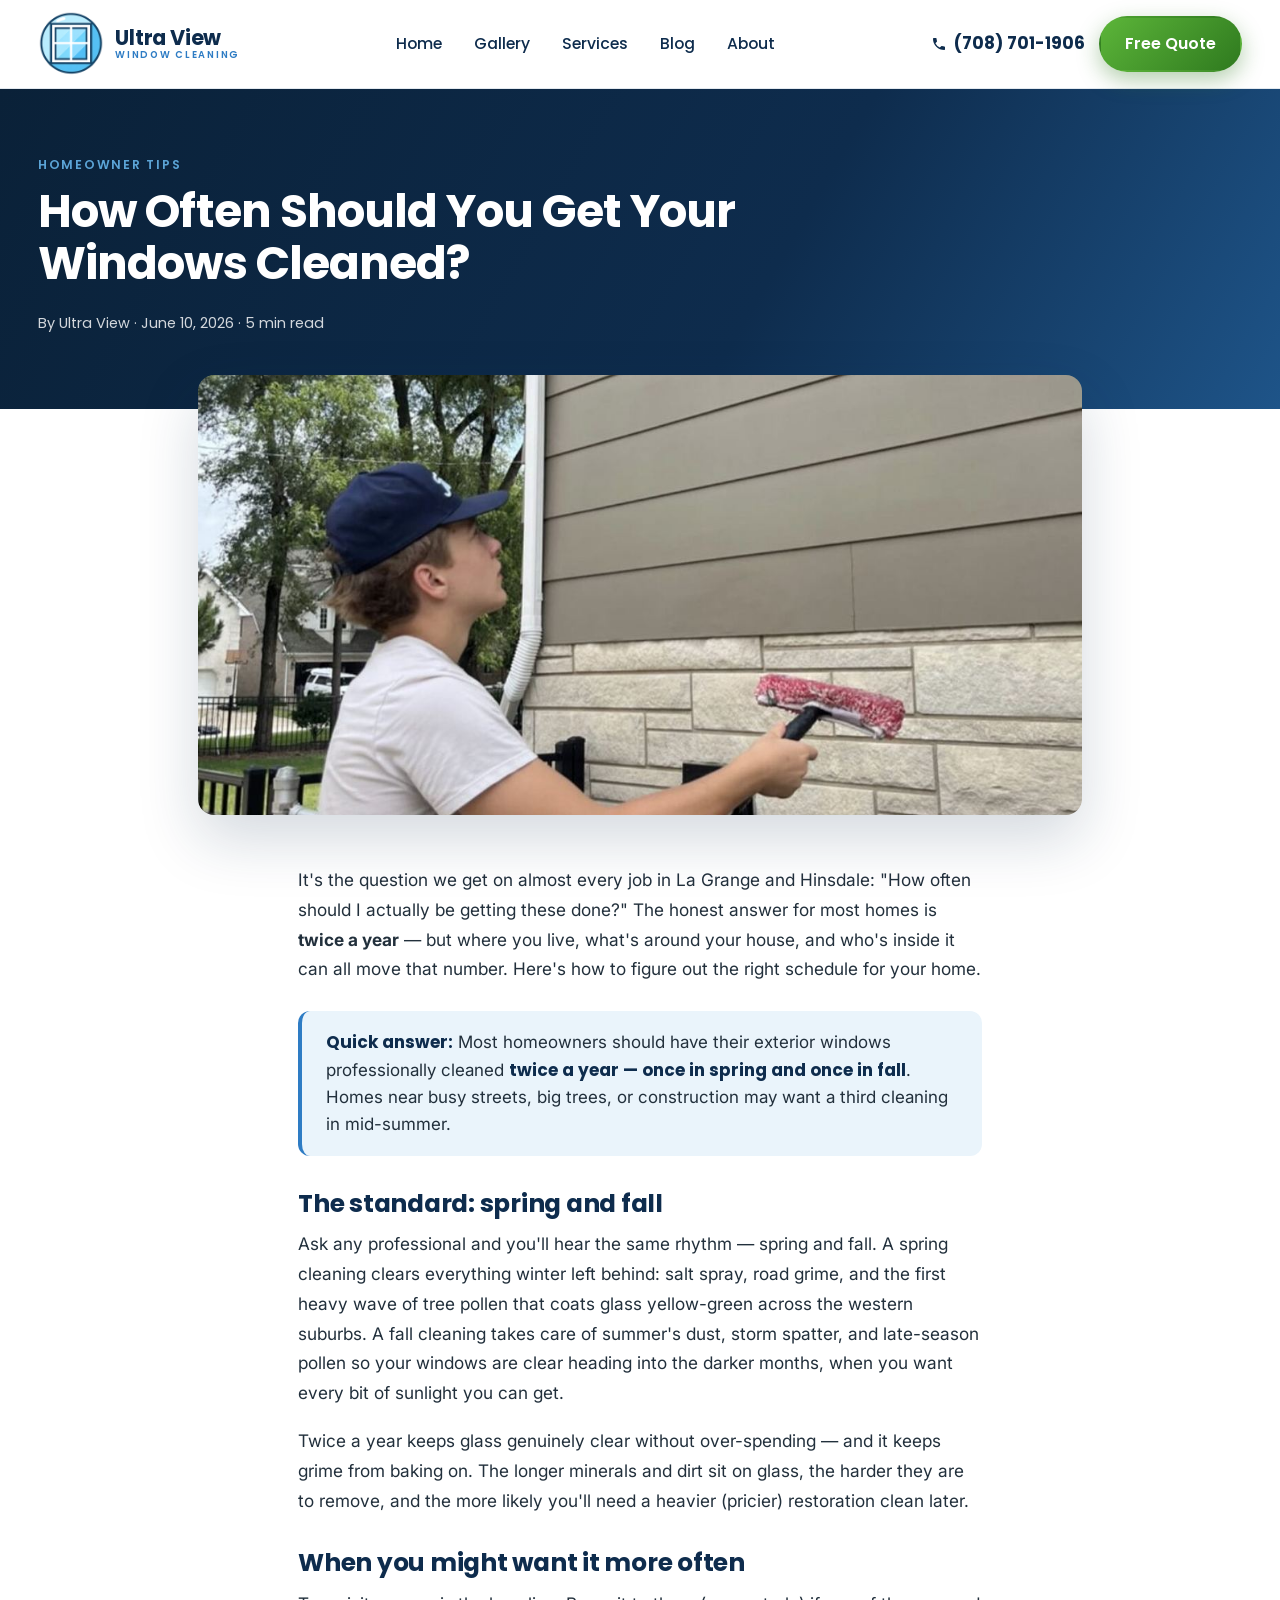
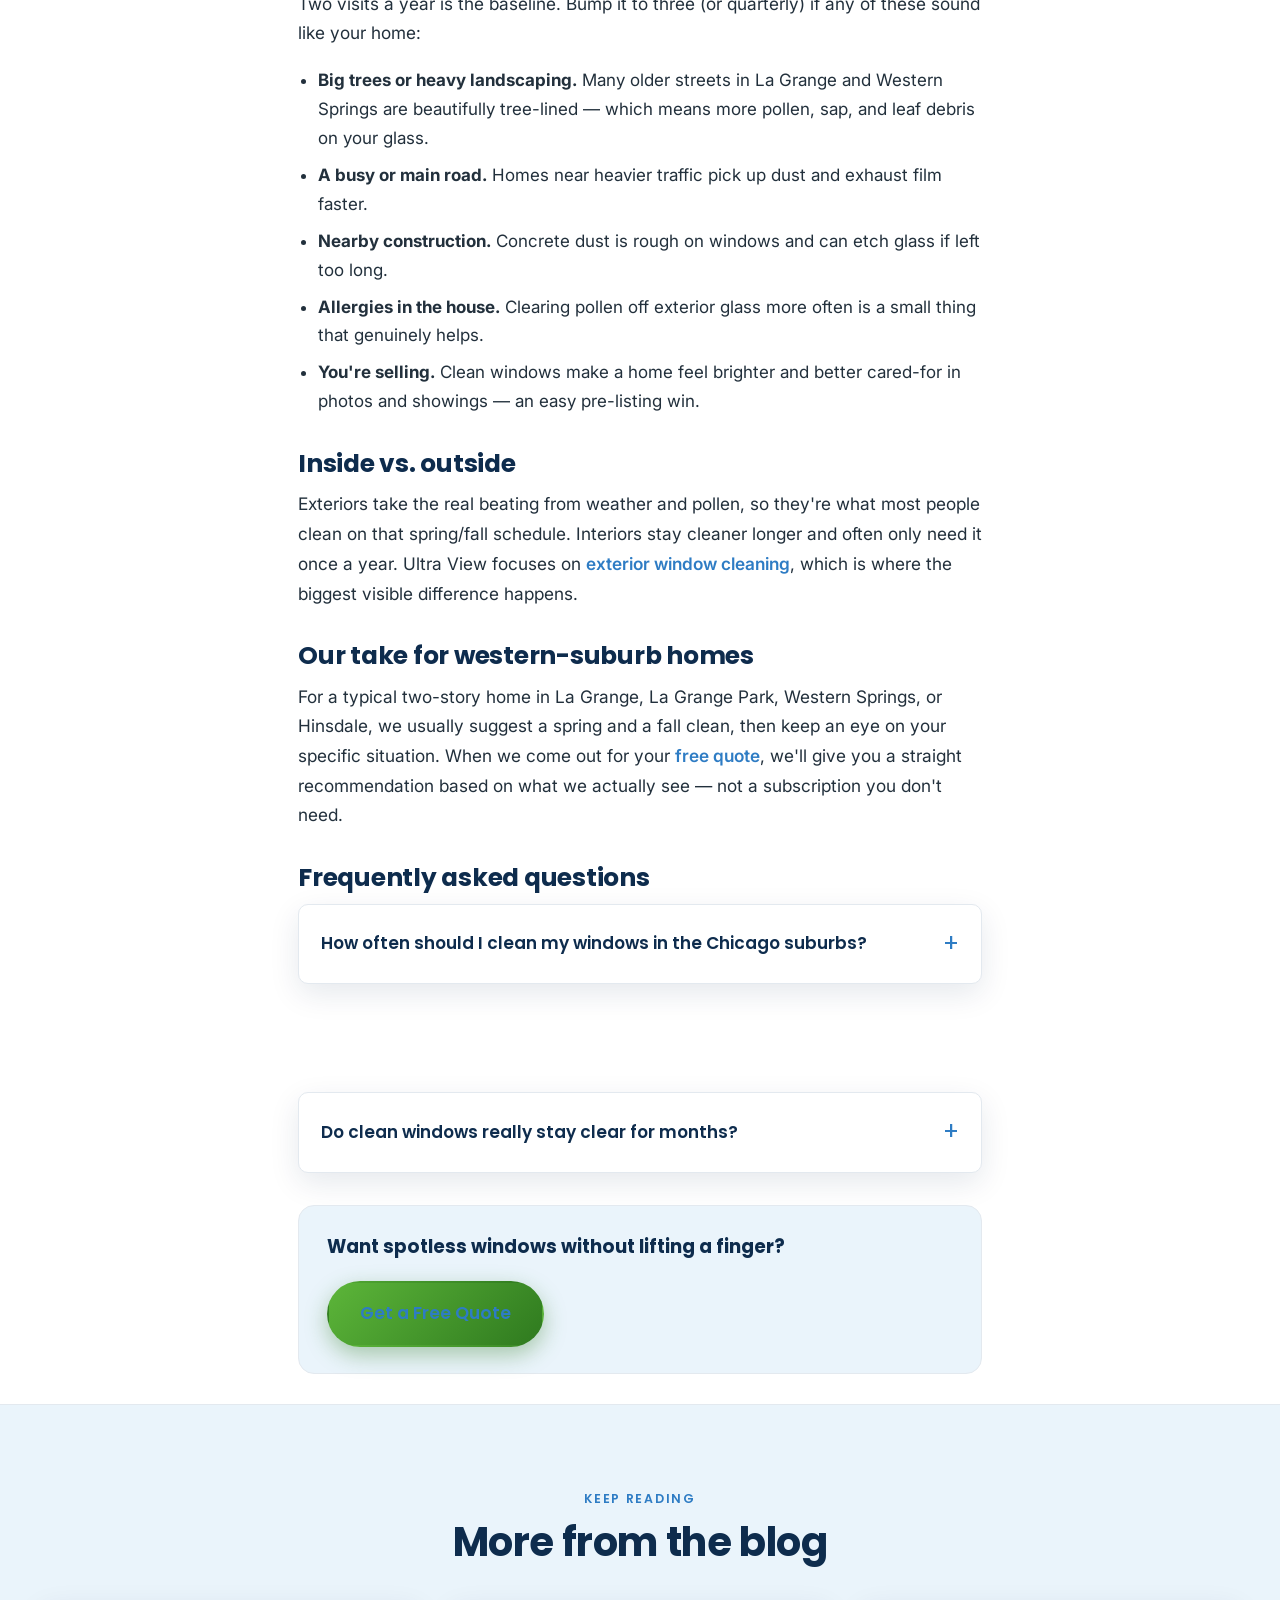
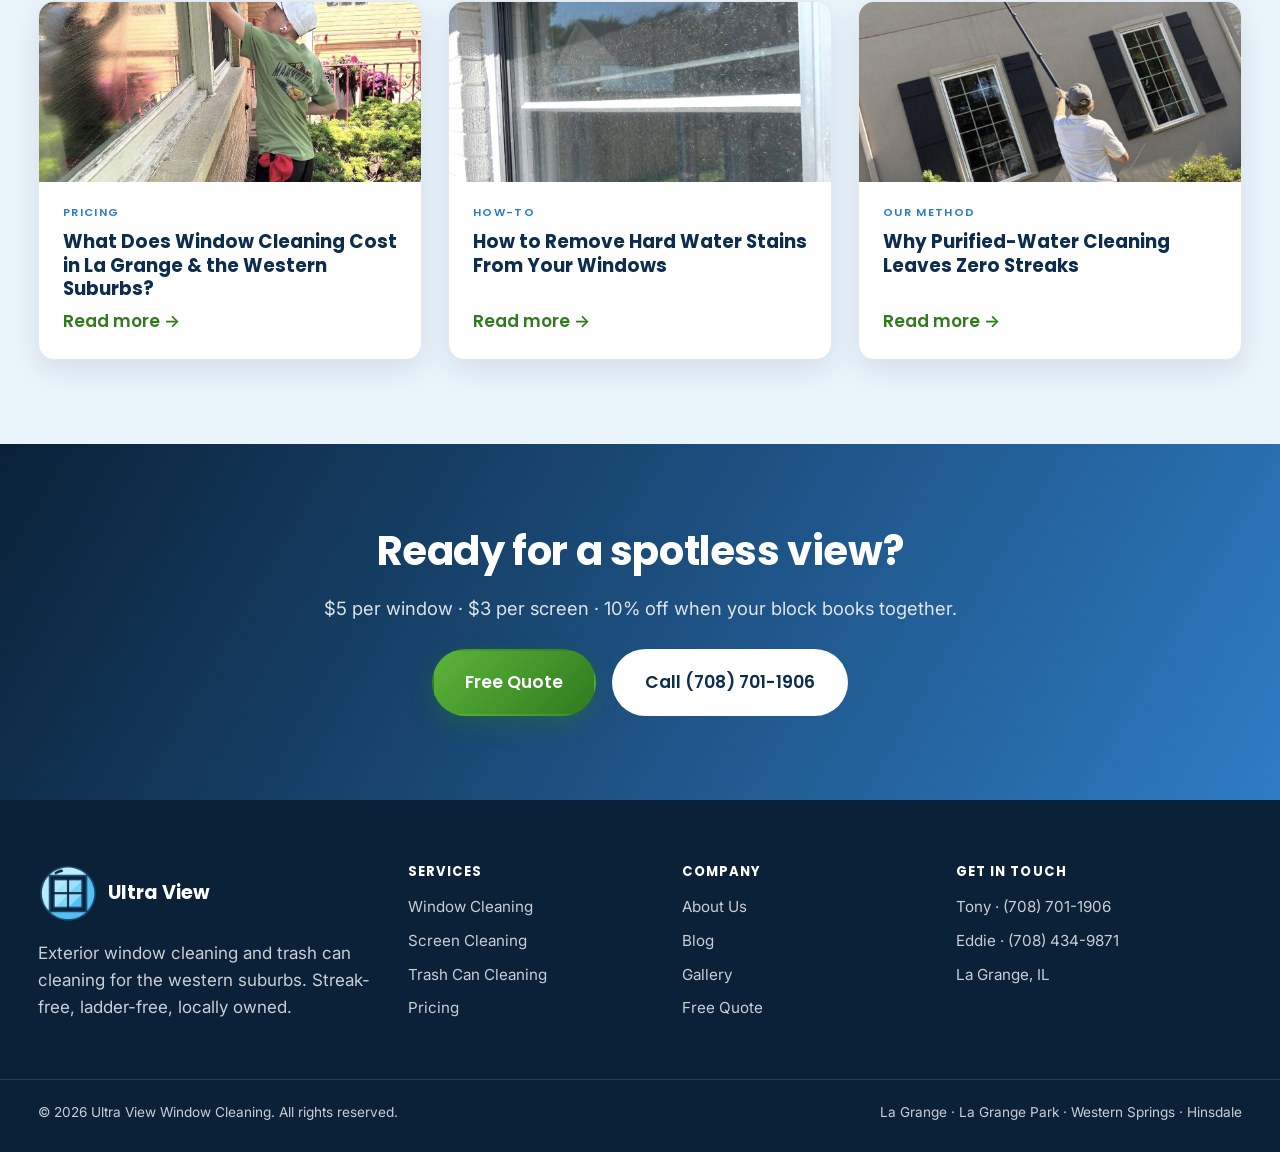
<file: how-often-to-clean-windows.html>
<!DOCTYPE html>
<html lang="en">
<head>
<meta charset="UTF-8">
<meta name="viewport" content="width=device-width, initial-scale=1.0">
<title>How Often Should You Get Your Windows Cleaned? | Ultra View</title>
<meta name="description" content="Most homes need professional window cleaning twice a year - spring and fall. Here's how pollen, trees and traffic in the western Chicago suburbs change that, from Ultra View.">
<link rel="canonical" href="https://ultraview.today/how-often-to-clean-windows.html">
<meta name="robots" content="index, follow">
<meta property="og:type" content="article">
<meta property="og:title" content="How Often Should You Get Your Windows Cleaned?">
<meta property="og:description" content="Most homes need professional window cleaning twice a year - spring and fall. Here's how pollen, trees and traffic in the western Chicago suburbs change that, from Ultra View.">
<meta property="og:url" content="https://ultraview.today/how-often-to-clean-windows.html">
<meta property="og:image" content="https://ultraview.today/action6.jpg">
<meta name="twitter:card" content="summary_large_image">
<meta name="twitter:image" content="https://ultraview.today/action6.jpg">
<link rel="icon" href="logo.png">
<link rel="preconnect" href="https://fonts.googleapis.com">
<link rel="preconnect" href="https://fonts.gstatic.com" crossorigin>
<link href="https://fonts.googleapis.com/css2?family=Inter:wght@400;500;600;700&family=Poppins:wght@500;600;700;800&display=swap" rel="stylesheet">
<link rel="stylesheet" href="style.css">
<script type="application/ld+json">
{"@context": "https://schema.org", "@type": "BlogPosting", "headline": "How Often Should You Get Your Windows Cleaned?", "description": "Most homes need professional window cleaning twice a year - spring and fall. Here's how pollen, trees and traffic in the western Chicago suburbs change that, from Ultra View.", "image": "https://ultraview.today/action6.jpg", "datePublished": "2026-06-10", "dateModified": "2026-06-10", "author": {"@type": "Organization", "name": "Ultra View Window Cleaning"}, "publisher": {"@type": "HomeAndConstructionBusiness", "name": "Ultra View Window Cleaning", "url": "https://ultraview.today/", "telephone": "+1-708-701-1906"}, "mainEntityOfPage": "https://ultraview.today/how-often-to-clean-windows.html"}
</script>
<script type="application/ld+json">
{"@context": "https://schema.org", "@type": "FAQPage", "mainEntity": [{"@type": "Question", "name": "How often should I clean my windows in the Chicago suburbs?", "acceptedAnswer": {"@type": "Answer", "text": "For most homes, twice a year \u2014 spring and fall. Homes with heavy tree cover, near busy roads, or close to construction often benefit from a third cleaning in summer."}}, {"@type": "Question", "name": "Is it worth cleaning windows in winter?", "acceptedAnswer": {"@type": "Answer", "text": "Exterior cleaning is best in milder weather, but a clear, mild winter day works fine with our purified-water system. Many homeowners do a thorough fall clean and pick back up in spring."}}, {"@type": "Question", "name": "Do clean windows really stay clear for months?", "acceptedAnswer": {"@type": "Answer", "text": "Yes. A proper purified-water clean dries with no soap residue for dirt to cling to, so the glass stays clearer, longer than a quick DIY wipe."}}]}
</script>
</head>
<body>

<header class="site-header">
  <div class="wrap nav">
    <a class="brand" href="index.html"><img src="logo.png" alt="Ultra View Window Cleaning logo"><span>Ultra View<small>Window Cleaning</small></span></a>
    <ul class="nav-links">
      <li><a href="index.html">Home</a></li>
      <li><a href="gallery.html">Gallery</a></li>
      <li><a href="services.html">Services</a></li>
      <li><a href="blog.html">Blog</a></li>
      <li><a href="about.html">About</a></li>
    </ul>
    <div class="nav-cta">
      <a class="nav-phone" href="tel:17087011906"><svg width="16" height="16" viewBox="0 0 24 24" fill="currentColor"><path d="M6.6 10.8a15.1 15.1 0 0 0 6.6 6.6l2.2-2.2c.3-.3.7-.4 1-.2 1.2.4 2.4.6 3.6.6.6 0 1 .4 1 1V20c0 .6-.4 1-1 1A17 17 0 0 1 3 4c0-.6.4-1 1-1h3.4c.6 0 1 .4 1 1 0 1.2.2 2.4.6 3.6.1.4 0 .8-.3 1l-2.1 2.2z"/></svg>(708) 701-1906</a>
      <a class="btn btn-green" href="index.html#contact">Free Quote</a>
    </div>
    <button class="nav-toggle" aria-label="Menu"><span></span><span></span><span></span></button>
  </div>
</header>

<section class="article-hero">
  <div class="wrap">
    <p class="eyebrow">Homeowner Tips</p>
    <h1>How Often Should You Get Your Windows Cleaned?</h1>
    <p class="post-meta">By Ultra View &middot; June 10, 2026 &middot; 5 min read</p>
  </div>
</section>
<figure class="article-figure"><img src="action6.jpg" alt="How Often Should You Get Your Windows Cleaned?"></figure>

<article class="article-body">
<p>It's the question we get on almost every job in La Grange and Hinsdale: "How often should I actually be getting these done?" The honest answer for most homes is <strong>twice a year</strong> — but where you live, what's around your house, and who's inside it can all move that number. Here's how to figure out the right schedule for your home.</p>
  <div class="callout"><p><b>Quick answer:</b> Most homeowners should have their exterior windows professionally cleaned <b>twice a year — once in spring and once in fall</b>. Homes near busy streets, big trees, or construction may want a third cleaning in mid-summer.</p></div>
  <h2>The standard: spring and fall</h2>
  <p>Ask any professional and you'll hear the same rhythm — spring and fall. A spring cleaning clears everything winter left behind: salt spray, road grime, and the first heavy wave of tree pollen that coats glass yellow-green across the western suburbs. A fall cleaning takes care of summer's dust, storm spatter, and late-season pollen so your windows are clear heading into the darker months, when you want every bit of sunlight you can get.</p>
  <p>Twice a year keeps glass genuinely clear without over-spending — and it keeps grime from baking on. The longer minerals and dirt sit on glass, the harder they are to remove, and the more likely you'll need a heavier (pricier) restoration clean later.</p>
  <h2>When you might want it more often</h2>
  <p>Two visits a year is the baseline. Bump it to three (or quarterly) if any of these sound like your home:</p>
  <ul>
  <li><strong>Big trees or heavy landscaping.</strong> Many older streets in La Grange and Western Springs are beautifully tree-lined — which means more pollen, sap, and leaf debris on your glass.</li>
  <li><strong>A busy or main road.</strong> Homes near heavier traffic pick up dust and exhaust film faster.</li>
  <li><strong>Nearby construction.</strong> Concrete dust is rough on windows and can etch glass if left too long.</li>
  <li><strong>Allergies in the house.</strong> Clearing pollen off exterior glass more often is a small thing that genuinely helps.</li>
  <li><strong>You're selling.</strong> Clean windows make a home feel brighter and better cared-for in photos and showings — an easy pre-listing win.</li>
  </ul>
  <h2>Inside vs. outside</h2>
  <p>Exteriors take the real beating from weather and pollen, so they're what most people clean on that spring/fall schedule. Interiors stay cleaner longer and often only need it once a year. Ultra View focuses on <a href="services.html">exterior window cleaning</a>, which is where the biggest visible difference happens.</p>
  <h2>Our take for western-suburb homes</h2>
  <p>For a typical two-story home in La Grange, La Grange Park, Western Springs, or Hinsdale, we usually suggest a spring and a fall clean, then keep an eye on your specific situation. When we come out for your <a href="index.html#contact">free quote</a>, we'll give you a straight recommendation based on what we actually see — not a subscription you don't need.</p>

  <h2>Frequently asked questions</h2>
  <div class="faq" style="margin:0">
    <details><summary>How often should I clean my windows in the Chicago suburbs?</summary><p>For most homes, twice a year — spring and fall. Homes with heavy tree cover, near busy roads, or close to construction often benefit from a third cleaning in summer.</p></details>
    <details><summary>Is it worth cleaning windows in winter?</summary><p>Exterior cleaning is best in milder weather, but a clear, mild winter day works fine with our purified-water system. Many homeowners do a thorough fall clean and pick back up in spring.</p></details>
    <details><summary>Do clean windows really stay clear for months?</summary><p>Yes. A proper purified-water clean dries with no soap residue for dirt to cling to, so the glass stays clearer, longer than a quick DIY wipe.</p></details>
  </div>

  <div class="article-cta">
    <b>Want spotless windows without lifting a finger?</b>
    <a class="btn btn-green btn-lg" href="index.html#contact">Get a Free Quote</a>
  </div>
</article>

<section class="alt related">
  <div class="wrap center"><p class="eyebrow">Keep reading</p><h2>More from the blog</h2></div>
  <div class="wrap blog-grid" style="margin-top:36px">
      <article class="post-card">
        <a href="window-cleaning-cost-western-suburbs.html"><img class="thumb" src="action8.jpg" alt="What Does Window Cleaning Cost in La Grange &amp; the Western Suburbs?" loading="lazy" decoding="async"></a>
        <div class="pc-body"><p class="cat">Pricing</p><h3><a href="window-cleaning-cost-western-suburbs.html">What Does Window Cleaning Cost in La Grange &amp; the Western Suburbs?</a></h3><a class="read" href="window-cleaning-cost-western-suburbs.html">Read more &rarr;</a></div>
      </article>
      <article class="post-card">
        <a href="remove-hard-water-stains-windows.html"><img class="thumb" src="ba7.jpg" alt="How to Remove Hard Water Stains From Your Windows" loading="lazy" decoding="async"></a>
        <div class="pc-body"><p class="cat">How-To</p><h3><a href="remove-hard-water-stains-windows.html">How to Remove Hard Water Stains From Your Windows</a></h3><a class="read" href="remove-hard-water-stains-windows.html">Read more &rarr;</a></div>
      </article>
      <article class="post-card">
        <a href="purified-water-streak-free-window-cleaning.html"><img class="thumb" src="action3.jpg" alt="Why Purified-Water Cleaning Leaves Zero Streaks" loading="lazy" decoding="async"></a>
        <div class="pc-body"><p class="cat">Our Method</p><h3><a href="purified-water-streak-free-window-cleaning.html">Why Purified-Water Cleaning Leaves Zero Streaks</a></h3><a class="read" href="purified-water-streak-free-window-cleaning.html">Read more &rarr;</a></div>
      </article>
  </div>
</section>

<section class="cta-band">
  <div class="wrap center">
    <h2>Ready for a spotless view?</h2>
    <p class="lead">$5 per window &middot; $3 per screen &middot; 10% off when your block books together.</p>
    <div class="hero-actions" style="justify-content:center"><a class="btn btn-green btn-lg" href="index.html#contact">Free Quote</a><a class="btn btn-white btn-lg" href="tel:17087011906">Call (708) 701-1906</a></div>
  </div>
</section>

<footer class="site-footer">
  <div class="wrap footer-grid">
    <div><div class="footer-brand"><img src="logo.png" alt="Ultra View logo"><b>Ultra View</b></div><p>Exterior window cleaning and trash can cleaning for the western suburbs. Streak-free, ladder-free, locally owned.</p></div>
    <div><h4>Services</h4><ul class="footer-list"><li><a href="services.html">Window Cleaning</a></li><li><a href="services.html">Screen Cleaning</a></li><li><a href="services.html">Trash Can Cleaning</a></li><li><a href="index.html#pricing">Pricing</a></li></ul></div>
    <div><h4>Company</h4><ul class="footer-list"><li><a href="about.html">About Us</a></li><li><a href="blog.html">Blog</a></li><li><a href="gallery.html">Gallery</a></li><li><a href="index.html#contact">Free Quote</a></li></ul></div>
    <div><h4>Get in touch</h4><ul class="footer-list"><li><a href="tel:17087011906">Tony &middot; (708) 701-1906</a></li><li><a href="tel:17084349871">Eddie &middot; (708) 434-9871</a></li><li>La Grange, IL</li></ul></div>
  </div>
  <div class="wrap footer-bottom"><span>&copy; <span id="year">2026</span> Ultra View Window Cleaning. All rights reserved.</span><span>La Grange &middot; La Grange Park &middot; Western Springs &middot; Hinsdale</span></div>
</footer>

<div class="mobile-bar"><a class="btn btn-navy" href="tel:17087011906">Call</a><a class="btn btn-green" href="index.html#contact">Free Quote</a></div>
<script src="main.js"></script>
</body>
</html>
</file>
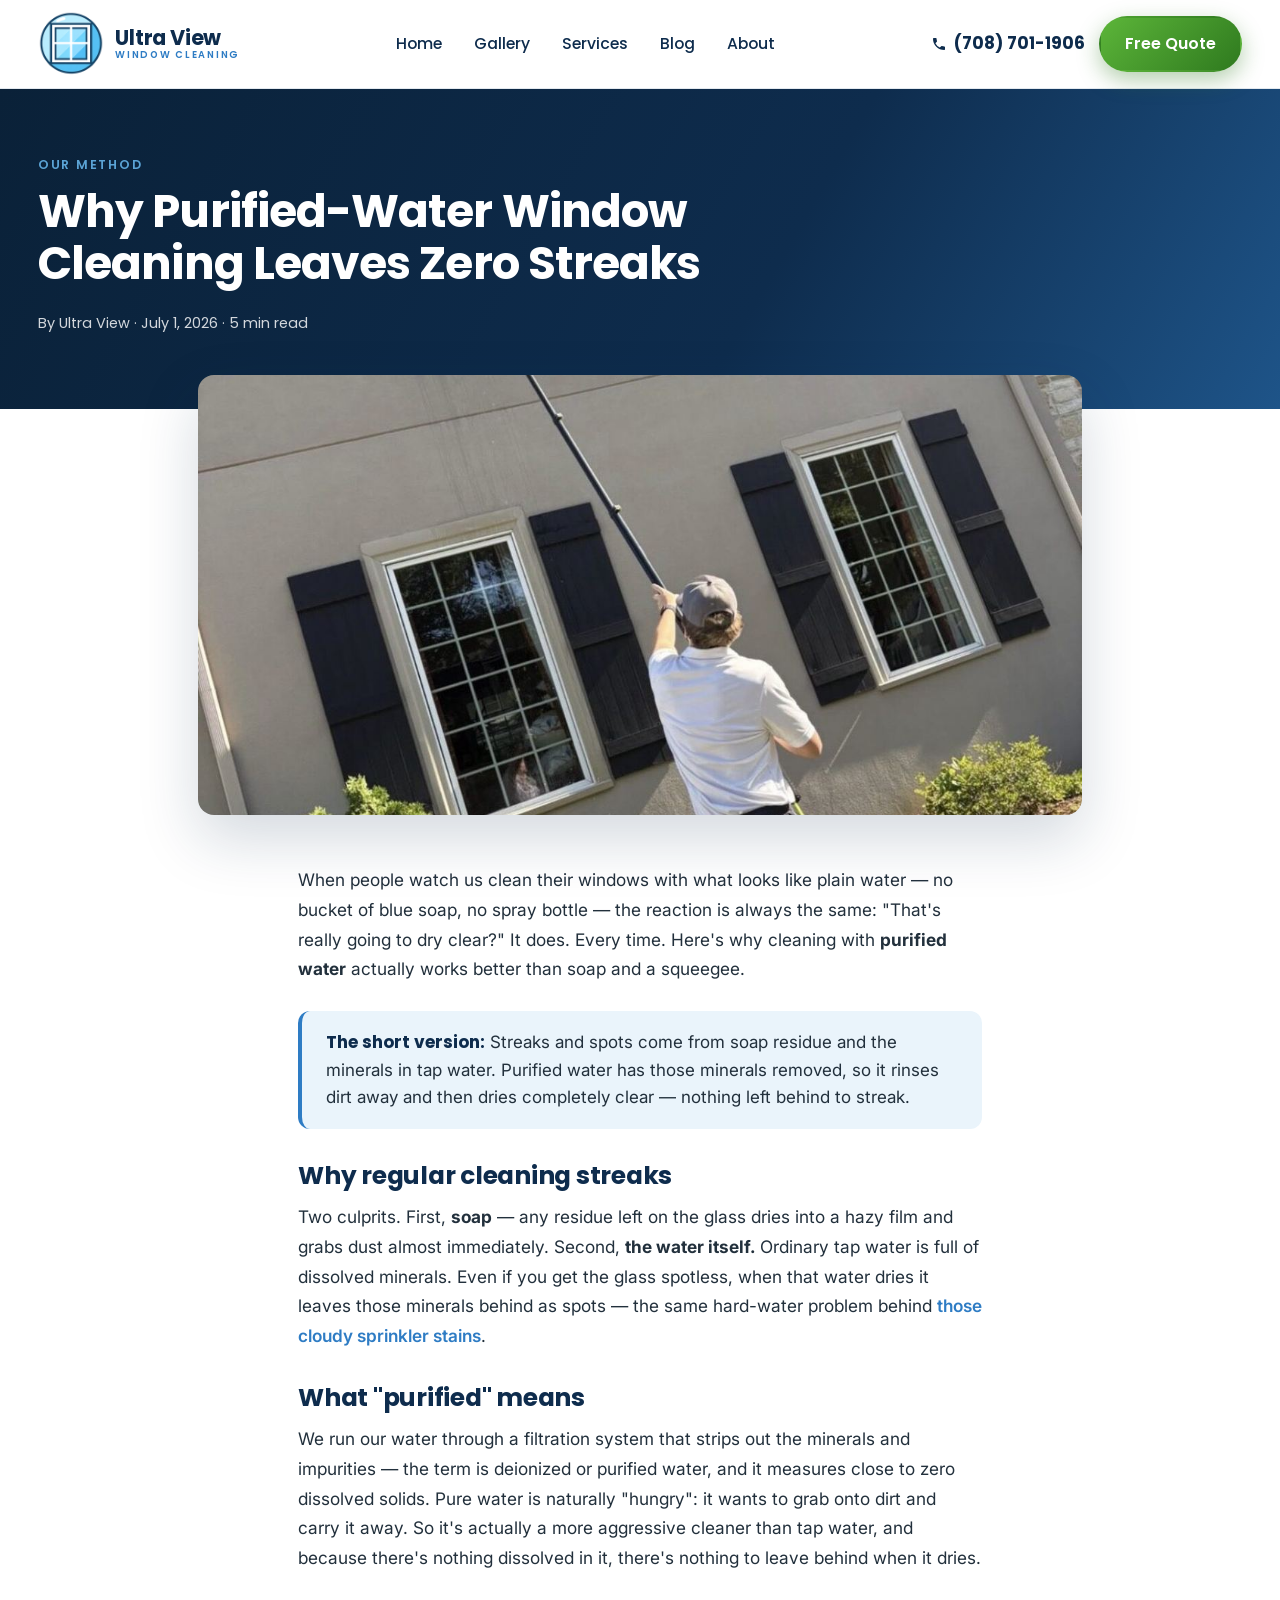
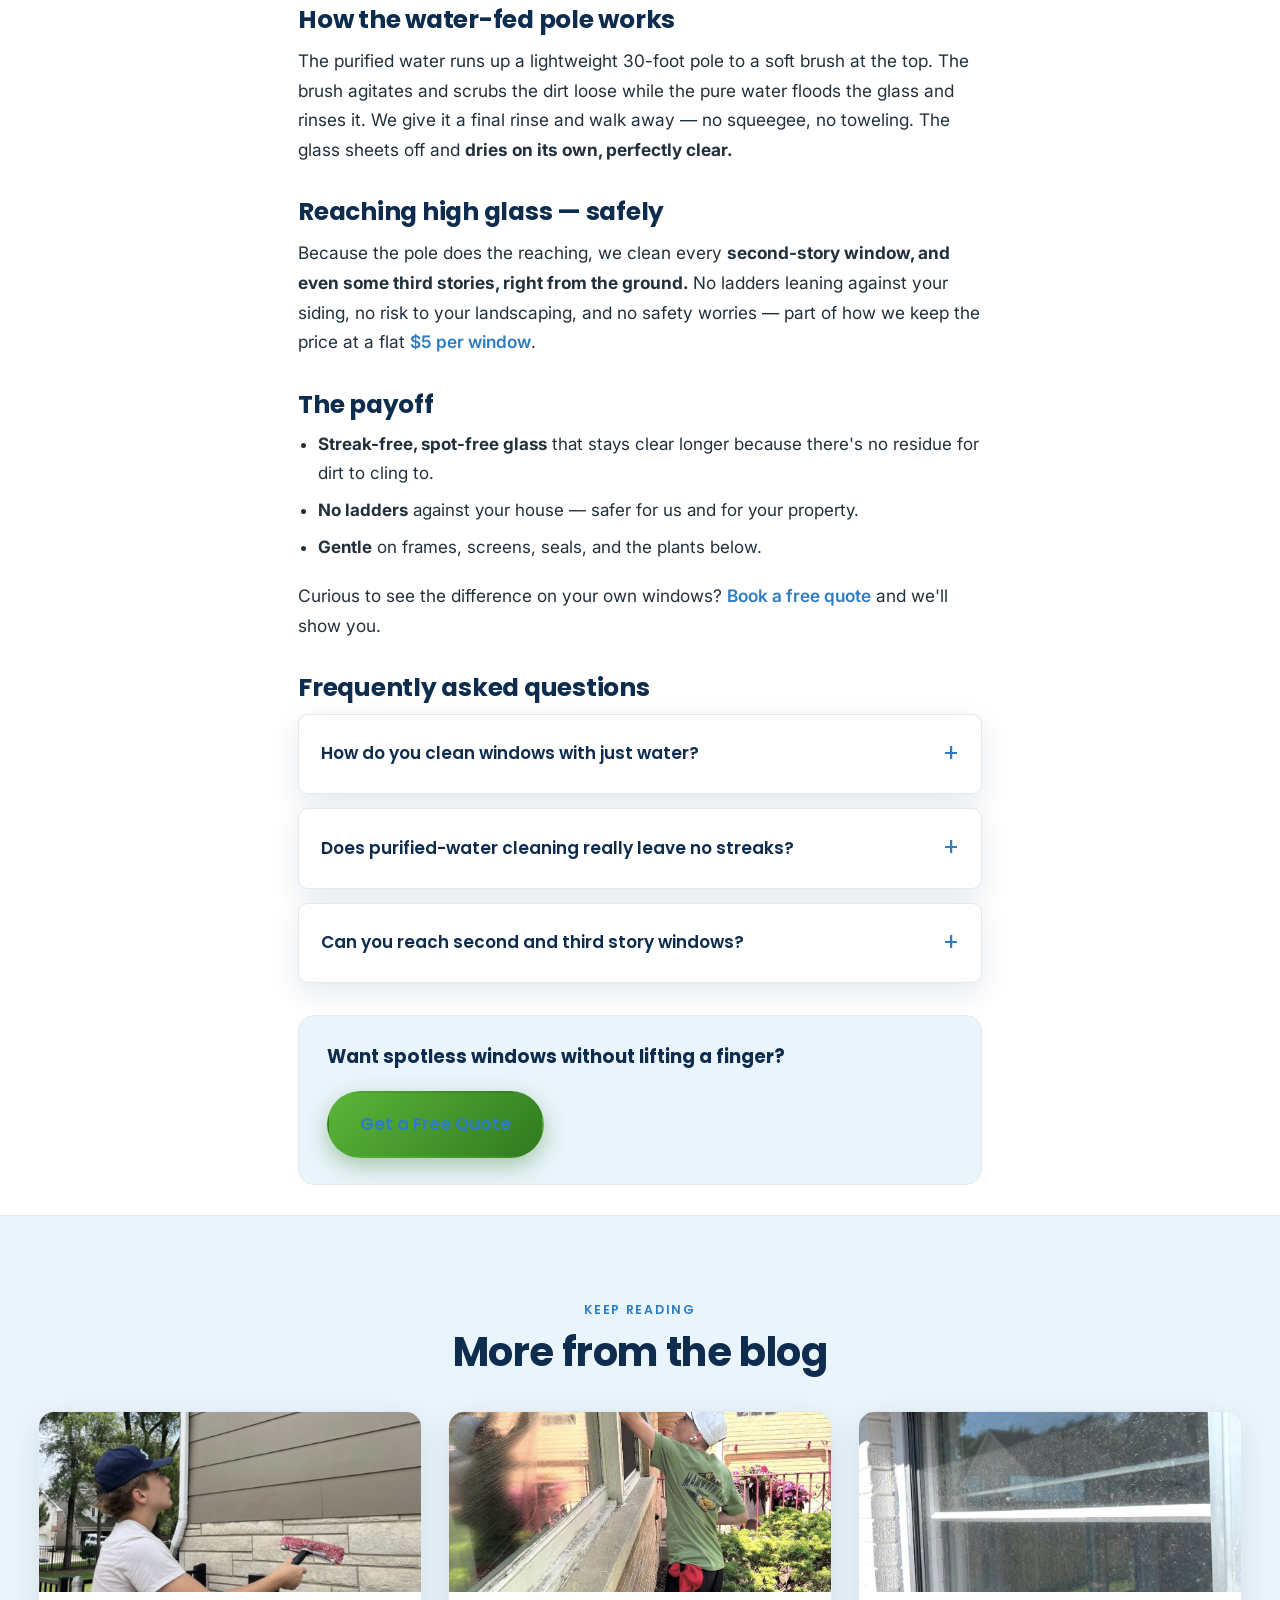
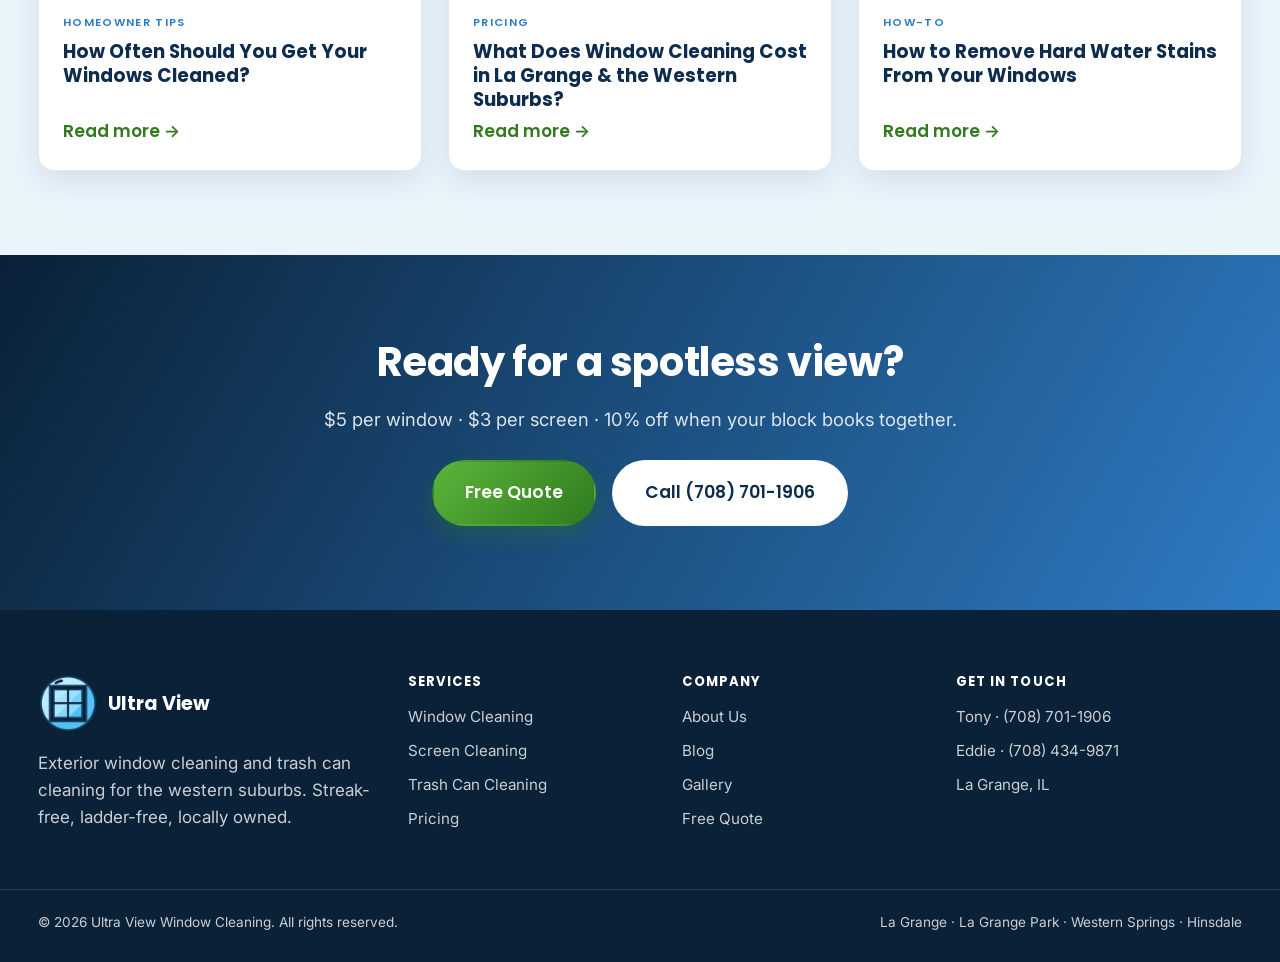
<file: purified-water-streak-free-window-cleaning.html>
<!DOCTYPE html>
<html lang="en">
<head>
<meta charset="UTF-8">
<meta name="viewport" content="width=device-width, initial-scale=1.0">
<title>Why Purified-Water Window Cleaning Leaves Zero Streaks | Ultra View</title>
<meta name="description" content="Cleaning windows with just purified water sounds backwards - but it dries perfectly clear. Here's the science behind streak-free, ladder-free water-fed pole cleaning.">
<link rel="canonical" href="https://ultraview.today/purified-water-streak-free-window-cleaning.html">
<meta name="robots" content="index, follow">
<meta property="og:type" content="article">
<meta property="og:title" content="Why Purified-Water Window Cleaning Leaves Zero Streaks">
<meta property="og:description" content="Cleaning windows with just purified water sounds backwards - but it dries perfectly clear. Here's the science behind streak-free, ladder-free water-fed pole cleaning.">
<meta property="og:url" content="https://ultraview.today/purified-water-streak-free-window-cleaning.html">
<meta property="og:image" content="https://ultraview.today/action3.jpg">
<meta name="twitter:card" content="summary_large_image">
<meta name="twitter:image" content="https://ultraview.today/action3.jpg">
<link rel="icon" href="logo.png">
<link rel="preconnect" href="https://fonts.googleapis.com">
<link rel="preconnect" href="https://fonts.gstatic.com" crossorigin>
<link href="https://fonts.googleapis.com/css2?family=Inter:wght@400;500;600;700&family=Poppins:wght@500;600;700;800&display=swap" rel="stylesheet">
<link rel="stylesheet" href="style.css">
<script type="application/ld+json">
{"@context": "https://schema.org", "@type": "BlogPosting", "headline": "Why Purified-Water Window Cleaning Leaves Zero Streaks", "description": "Cleaning windows with just purified water sounds backwards - but it dries perfectly clear. Here's the science behind streak-free, ladder-free water-fed pole cleaning.", "image": "https://ultraview.today/action3.jpg", "datePublished": "2026-07-01", "dateModified": "2026-07-01", "author": {"@type": "Organization", "name": "Ultra View Window Cleaning"}, "publisher": {"@type": "HomeAndConstructionBusiness", "name": "Ultra View Window Cleaning", "url": "https://ultraview.today/", "telephone": "+1-708-701-1906"}, "mainEntityOfPage": "https://ultraview.today/purified-water-streak-free-window-cleaning.html"}
</script>
<script type="application/ld+json">
{"@context": "https://schema.org", "@type": "FAQPage", "mainEntity": [{"@type": "Question", "name": "How do you clean windows with just water?", "acceptedAnswer": {"@type": "Answer", "text": "We use purified (deionized) water with the minerals removed, fed up a pole to a soft brush. Pure water scrubs and rinses dirt away, then dries with no residue or spots \u2014 no soap needed."}}, {"@type": "Question", "name": "Does purified-water cleaning really leave no streaks?", "acceptedAnswer": {"@type": "Answer", "text": "Yes. Streaks come from soap residue and tap-water minerals. Purified water has neither, so it dries perfectly clear on its own."}}, {"@type": "Question", "name": "Can you reach second and third story windows?", "acceptedAnswer": {"@type": "Answer", "text": "Yes. Our 30-foot water-fed pole reaches all second-story and some third-story windows from the ground, with no ladders."}}]}
</script>
</head>
<body>

<header class="site-header">
  <div class="wrap nav">
    <a class="brand" href="index.html"><img src="logo.png" alt="Ultra View Window Cleaning logo"><span>Ultra View<small>Window Cleaning</small></span></a>
    <ul class="nav-links">
      <li><a href="index.html">Home</a></li>
      <li><a href="gallery.html">Gallery</a></li>
      <li><a href="services.html">Services</a></li>
      <li><a href="blog.html">Blog</a></li>
      <li><a href="about.html">About</a></li>
    </ul>
    <div class="nav-cta">
      <a class="nav-phone" href="tel:17087011906"><svg width="16" height="16" viewBox="0 0 24 24" fill="currentColor"><path d="M6.6 10.8a15.1 15.1 0 0 0 6.6 6.6l2.2-2.2c.3-.3.7-.4 1-.2 1.2.4 2.4.6 3.6.6.6 0 1 .4 1 1V20c0 .6-.4 1-1 1A17 17 0 0 1 3 4c0-.6.4-1 1-1h3.4c.6 0 1 .4 1 1 0 1.2.2 2.4.6 3.6.1.4 0 .8-.3 1l-2.1 2.2z"/></svg>(708) 701-1906</a>
      <a class="btn btn-green" href="index.html#contact">Free Quote</a>
    </div>
    <button class="nav-toggle" aria-label="Menu"><span></span><span></span><span></span></button>
  </div>
</header>

<section class="article-hero">
  <div class="wrap">
    <p class="eyebrow">Our Method</p>
    <h1>Why Purified-Water Window Cleaning Leaves Zero Streaks</h1>
    <p class="post-meta">By Ultra View &middot; July 1, 2026 &middot; 5 min read</p>
  </div>
</section>
<figure class="article-figure"><img src="action3.jpg" alt="Why Purified-Water Window Cleaning Leaves Zero Streaks"></figure>

<article class="article-body">
<p>When people watch us clean their windows with what looks like plain water — no bucket of blue soap, no spray bottle — the reaction is always the same: "That's really going to dry clear?" It does. Every time. Here's why cleaning with <strong>purified water</strong> actually works better than soap and a squeegee.</p>
  <div class="callout"><p><b>The short version:</b> Streaks and spots come from soap residue and the minerals in tap water. Purified water has those minerals removed, so it rinses dirt away and then dries completely clear — nothing left behind to streak.</p></div>
  <h2>Why regular cleaning streaks</h2>
  <p>Two culprits. First, <strong>soap</strong> — any residue left on the glass dries into a hazy film and grabs dust almost immediately. Second, <strong>the water itself.</strong> Ordinary tap water is full of dissolved minerals. Even if you get the glass spotless, when that water dries it leaves those minerals behind as spots — the same hard-water problem behind <a href="remove-hard-water-stains-windows.html">those cloudy sprinkler stains</a>.</p>
  <h2>What "purified" means</h2>
  <p>We run our water through a filtration system that strips out the minerals and impurities — the term is deionized or purified water, and it measures close to zero dissolved solids. Pure water is naturally "hungry": it wants to grab onto dirt and carry it away. So it's actually a more aggressive cleaner than tap water, and because there's nothing dissolved in it, there's nothing to leave behind when it dries.</p>
  <h2>How the water-fed pole works</h2>
  <p>The purified water runs up a lightweight 30-foot pole to a soft brush at the top. The brush agitates and scrubs the dirt loose while the pure water floods the glass and rinses it. We give it a final rinse and walk away — no squeegee, no toweling. The glass sheets off and <strong>dries on its own, perfectly clear.</strong></p>
  <h2>Reaching high glass — safely</h2>
  <p>Because the pole does the reaching, we clean every <strong>second-story window, and even some third stories, right from the ground.</strong> No ladders leaning against your siding, no risk to your landscaping, and no safety worries — part of how we keep the price at a flat <a href="index.html#pricing">$5 per window</a>.</p>
  <h2>The payoff</h2>
  <ul>
  <li><strong>Streak-free, spot-free glass</strong> that stays clear longer because there's no residue for dirt to cling to.</li>
  <li><strong>No ladders</strong> against your house — safer for us and for your property.</li>
  <li><strong>Gentle</strong> on frames, screens, seals, and the plants below.</li>
  </ul>
  <p>Curious to see the difference on your own windows? <a href="index.html#contact">Book a free quote</a> and we'll show you.</p>

  <h2>Frequently asked questions</h2>
  <div class="faq" style="margin:0">
    <details><summary>How do you clean windows with just water?</summary><p>We use purified (deionized) water with the minerals removed, fed up a pole to a soft brush. Pure water scrubs and rinses dirt away, then dries with no residue or spots — no soap needed.</p></details>
    <details><summary>Does purified-water cleaning really leave no streaks?</summary><p>Yes. Streaks come from soap residue and tap-water minerals. Purified water has neither, so it dries perfectly clear on its own.</p></details>
    <details><summary>Can you reach second and third story windows?</summary><p>Yes. Our 30-foot water-fed pole reaches all second-story and some third-story windows from the ground, with no ladders.</p></details>
  </div>

  <div class="article-cta">
    <b>Want spotless windows without lifting a finger?</b>
    <a class="btn btn-green btn-lg" href="index.html#contact">Get a Free Quote</a>
  </div>
</article>

<section class="alt related">
  <div class="wrap center"><p class="eyebrow">Keep reading</p><h2>More from the blog</h2></div>
  <div class="wrap blog-grid" style="margin-top:36px">
      <article class="post-card">
        <a href="how-often-to-clean-windows.html"><img class="thumb" src="action6.jpg" alt="How Often Should You Get Your Windows Cleaned?" loading="lazy" decoding="async"></a>
        <div class="pc-body"><p class="cat">Homeowner Tips</p><h3><a href="how-often-to-clean-windows.html">How Often Should You Get Your Windows Cleaned?</a></h3><a class="read" href="how-often-to-clean-windows.html">Read more &rarr;</a></div>
      </article>
      <article class="post-card">
        <a href="window-cleaning-cost-western-suburbs.html"><img class="thumb" src="action8.jpg" alt="What Does Window Cleaning Cost in La Grange &amp; the Western Suburbs?" loading="lazy" decoding="async"></a>
        <div class="pc-body"><p class="cat">Pricing</p><h3><a href="window-cleaning-cost-western-suburbs.html">What Does Window Cleaning Cost in La Grange &amp; the Western Suburbs?</a></h3><a class="read" href="window-cleaning-cost-western-suburbs.html">Read more &rarr;</a></div>
      </article>
      <article class="post-card">
        <a href="remove-hard-water-stains-windows.html"><img class="thumb" src="ba7.jpg" alt="How to Remove Hard Water Stains From Your Windows" loading="lazy" decoding="async"></a>
        <div class="pc-body"><p class="cat">How-To</p><h3><a href="remove-hard-water-stains-windows.html">How to Remove Hard Water Stains From Your Windows</a></h3><a class="read" href="remove-hard-water-stains-windows.html">Read more &rarr;</a></div>
      </article>
  </div>
</section>

<section class="cta-band">
  <div class="wrap center">
    <h2>Ready for a spotless view?</h2>
    <p class="lead">$5 per window &middot; $3 per screen &middot; 10% off when your block books together.</p>
    <div class="hero-actions" style="justify-content:center"><a class="btn btn-green btn-lg" href="index.html#contact">Free Quote</a><a class="btn btn-white btn-lg" href="tel:17087011906">Call (708) 701-1906</a></div>
  </div>
</section>

<footer class="site-footer">
  <div class="wrap footer-grid">
    <div><div class="footer-brand"><img src="logo.png" alt="Ultra View logo"><b>Ultra View</b></div><p>Exterior window cleaning and trash can cleaning for the western suburbs. Streak-free, ladder-free, locally owned.</p></div>
    <div><h4>Services</h4><ul class="footer-list"><li><a href="services.html">Window Cleaning</a></li><li><a href="services.html">Screen Cleaning</a></li><li><a href="services.html">Trash Can Cleaning</a></li><li><a href="index.html#pricing">Pricing</a></li></ul></div>
    <div><h4>Company</h4><ul class="footer-list"><li><a href="about.html">About Us</a></li><li><a href="blog.html">Blog</a></li><li><a href="gallery.html">Gallery</a></li><li><a href="index.html#contact">Free Quote</a></li></ul></div>
    <div><h4>Get in touch</h4><ul class="footer-list"><li><a href="tel:17087011906">Tony &middot; (708) 701-1906</a></li><li><a href="tel:17084349871">Eddie &middot; (708) 434-9871</a></li><li>La Grange, IL</li></ul></div>
  </div>
  <div class="wrap footer-bottom"><span>&copy; <span id="year">2026</span> Ultra View Window Cleaning. All rights reserved.</span><span>La Grange &middot; La Grange Park &middot; Western Springs &middot; Hinsdale</span></div>
</footer>

<div class="mobile-bar"><a class="btn btn-navy" href="tel:17087011906">Call</a><a class="btn btn-green" href="index.html#contact">Free Quote</a></div>
<script src="main.js"></script>
</body>
</html>
</file>
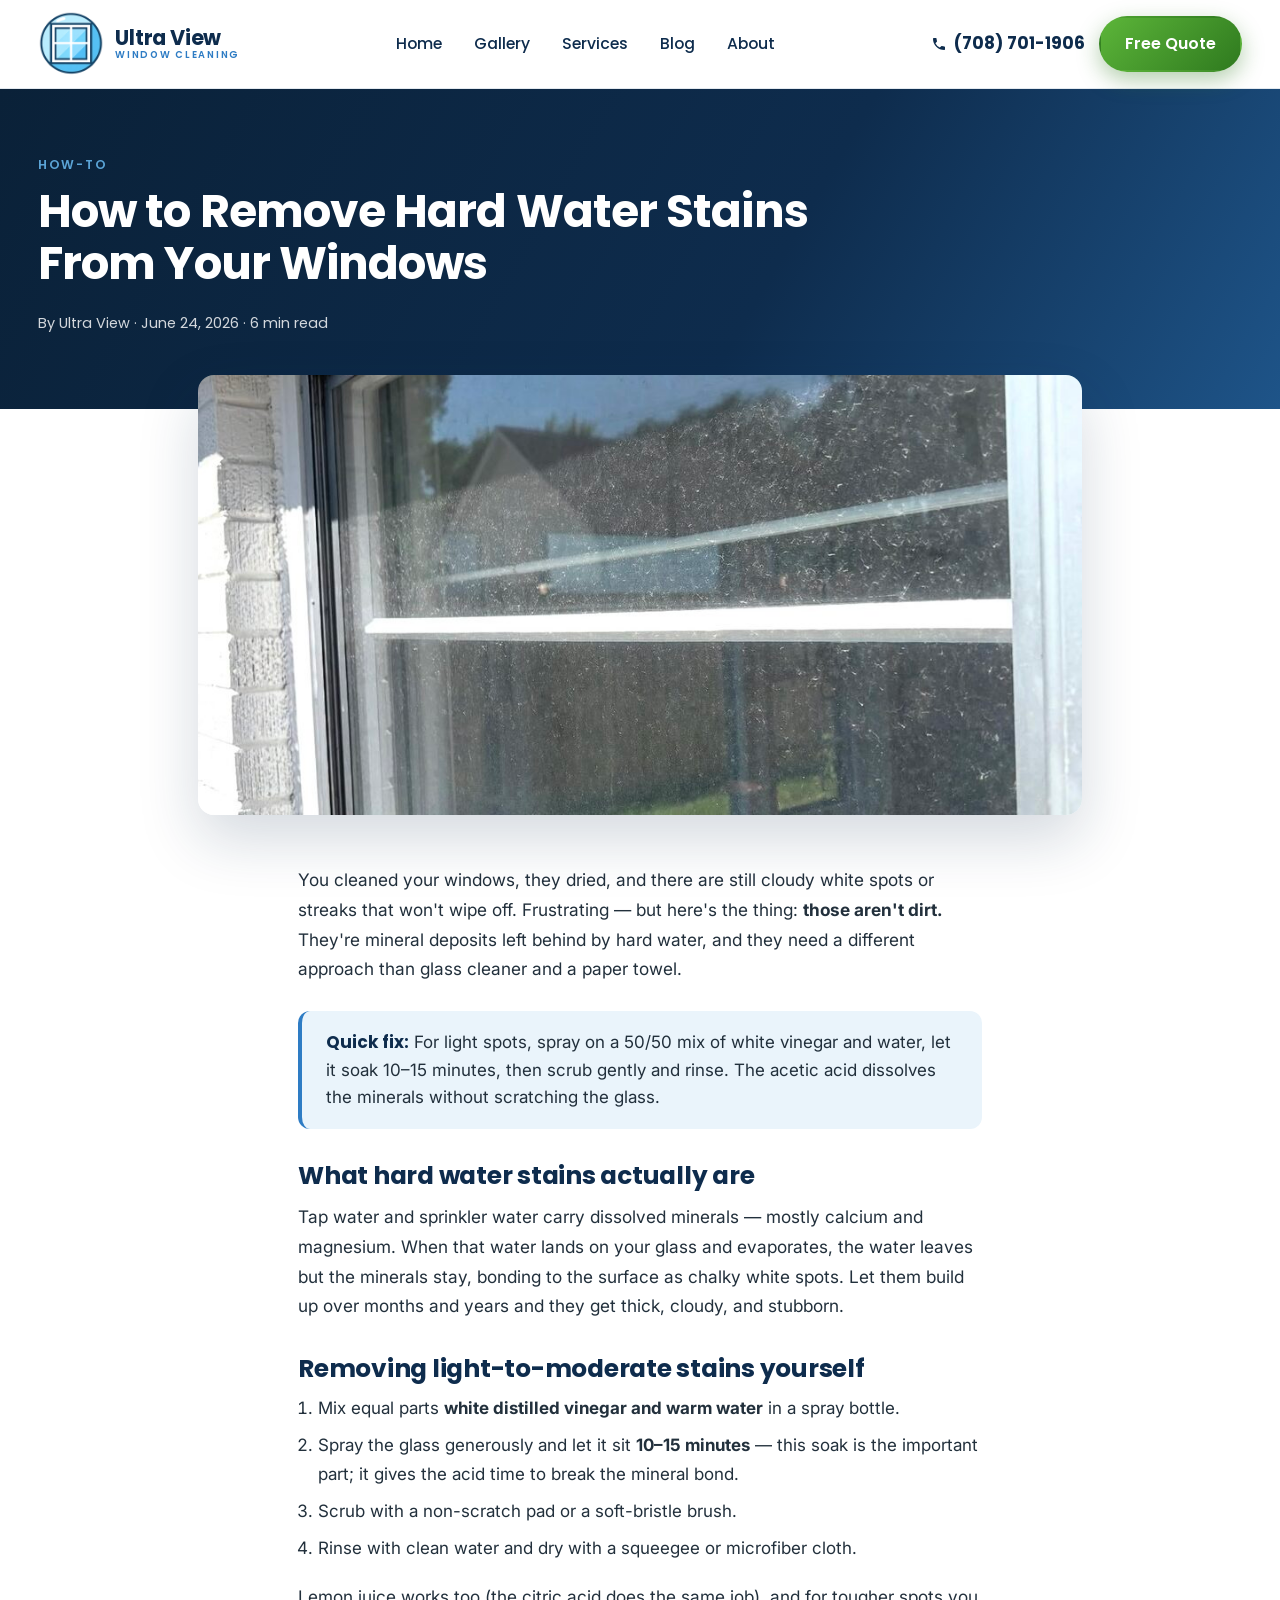
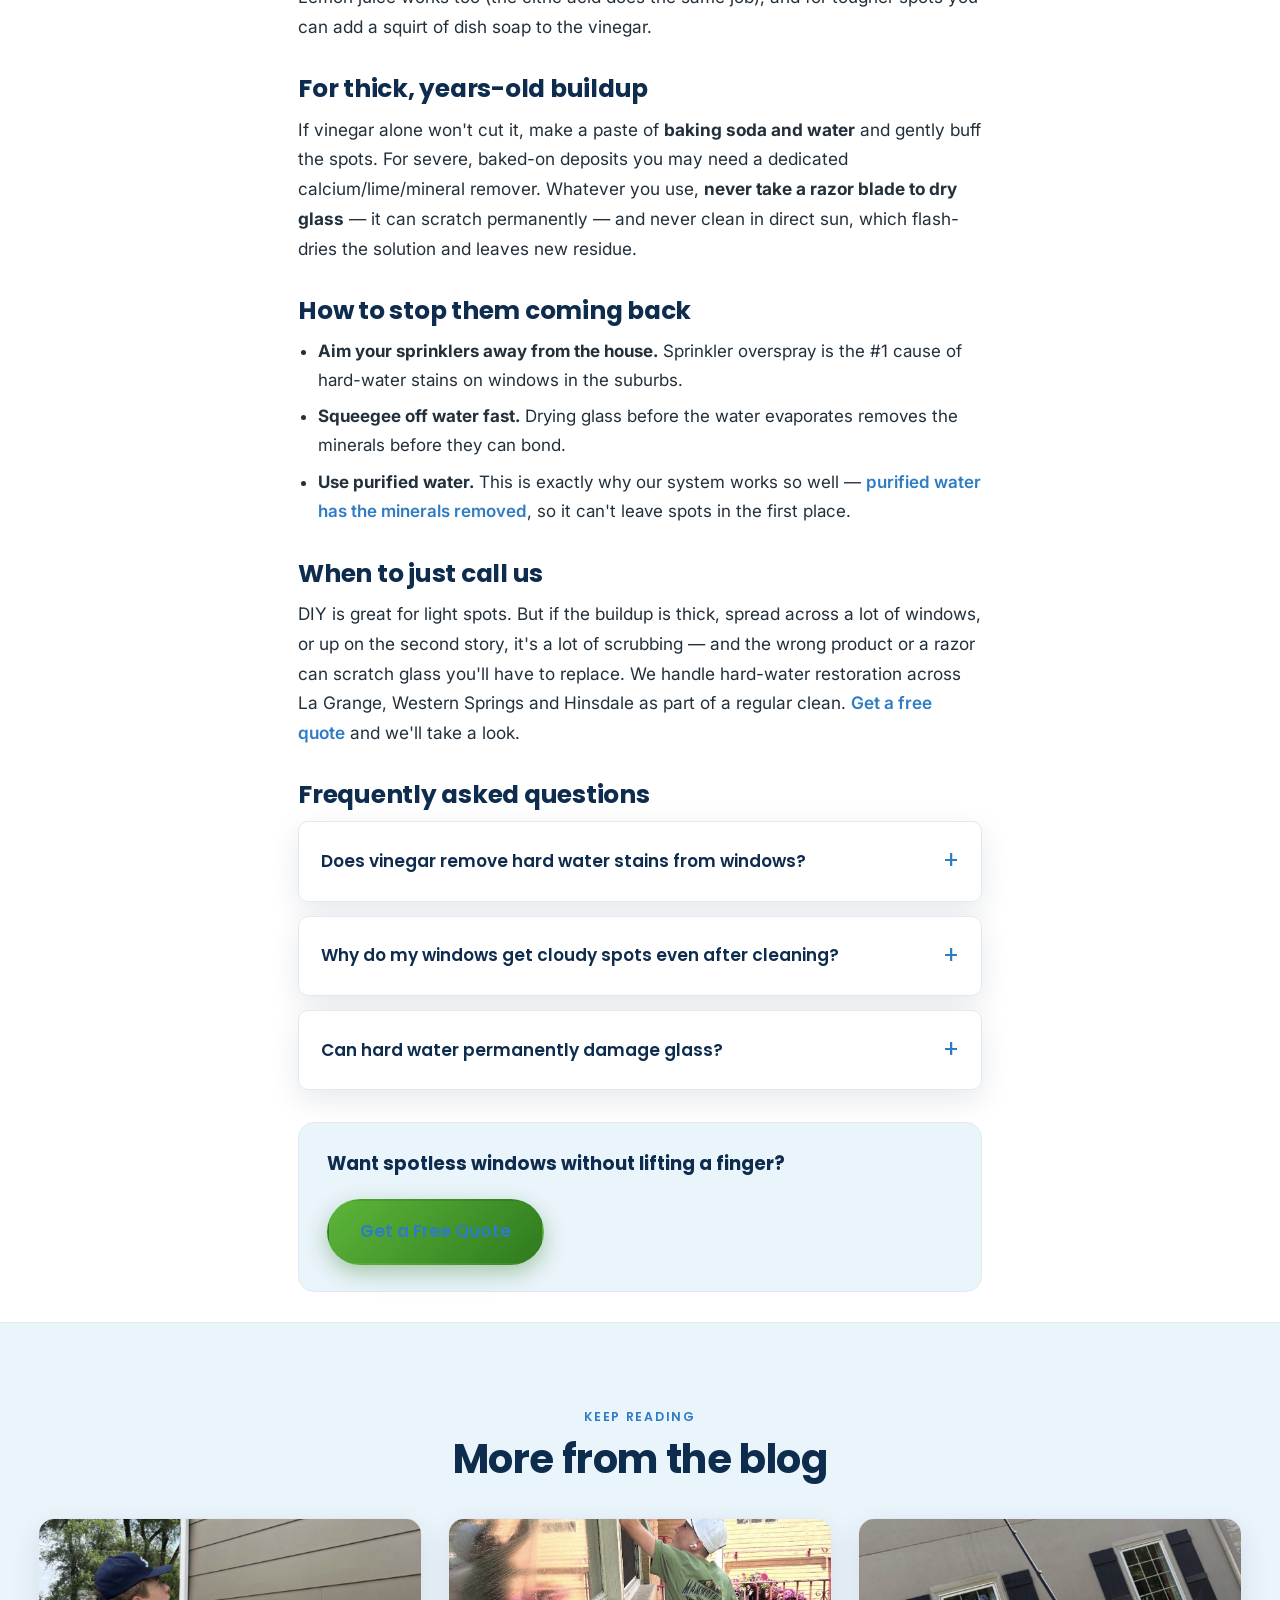
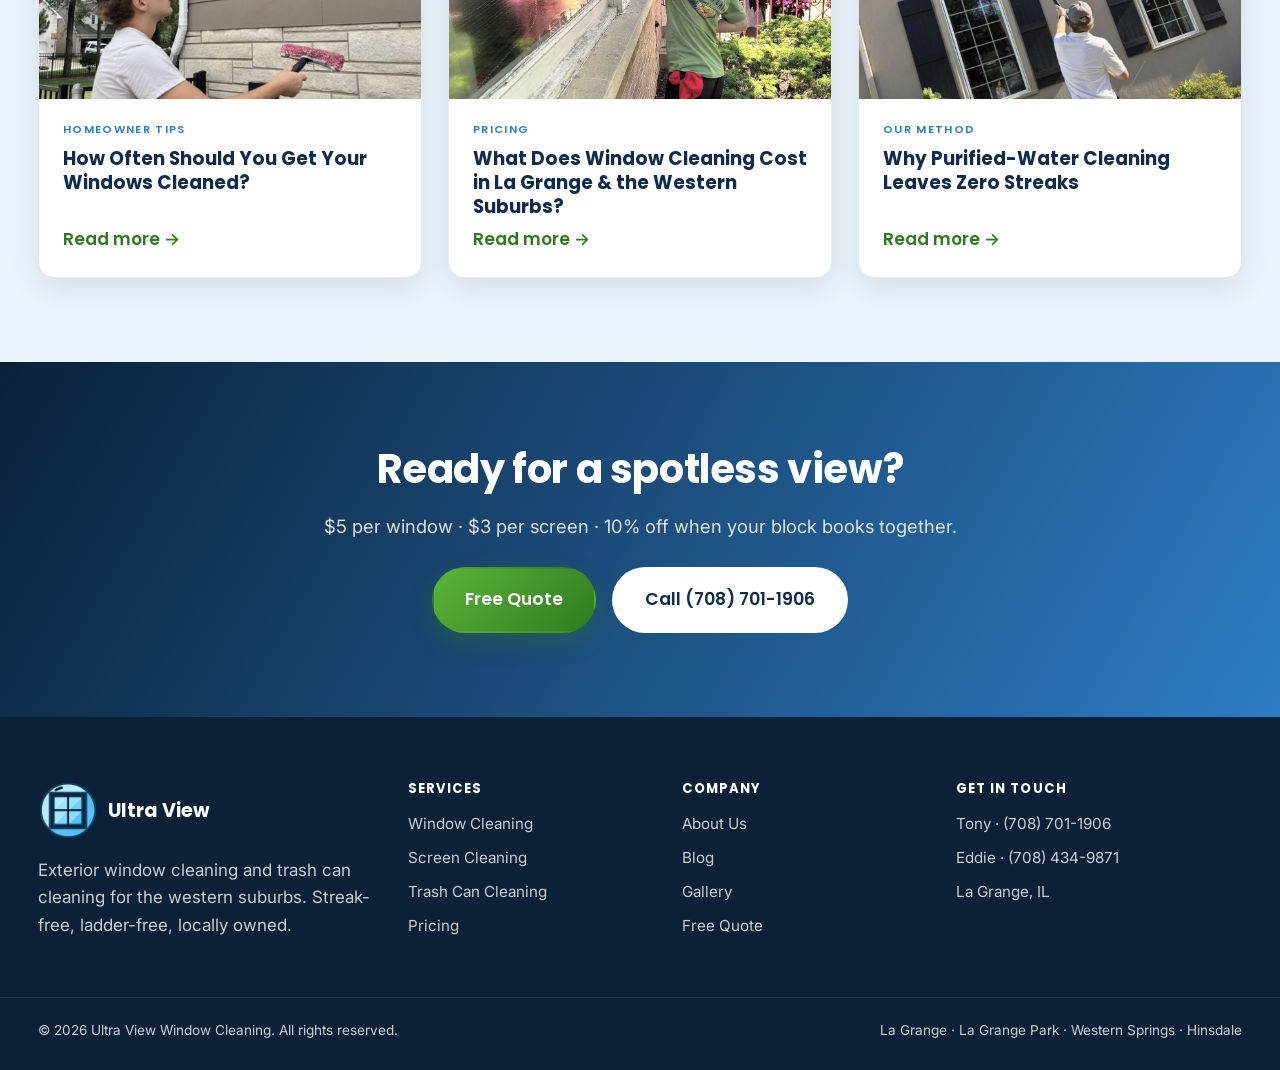
<file: remove-hard-water-stains-windows.html>
<!DOCTYPE html>
<html lang="en">
<head>
<meta charset="UTF-8">
<meta name="viewport" content="width=device-width, initial-scale=1.0">
<title>How to Remove Hard Water Stains From Your Windows (and Stop Them) | Ultra View</title>
<meta name="description" content="Cloudy sprinkler and rain spots on your windows are mineral deposits, not dirt. Here's how to remove hard water stains safely with vinegar - and when to call a pro.">
<link rel="canonical" href="https://ultraview.today/remove-hard-water-stains-windows.html">
<meta name="robots" content="index, follow">
<meta property="og:type" content="article">
<meta property="og:title" content="How to Remove Hard Water Stains From Your Windows">
<meta property="og:description" content="Cloudy sprinkler and rain spots on your windows are mineral deposits, not dirt. Here's how to remove hard water stains safely with vinegar - and when to call a pro.">
<meta property="og:url" content="https://ultraview.today/remove-hard-water-stains-windows.html">
<meta property="og:image" content="https://ultraview.today/ba7.jpg">
<meta name="twitter:card" content="summary_large_image">
<meta name="twitter:image" content="https://ultraview.today/ba7.jpg">
<link rel="icon" href="logo.png">
<link rel="preconnect" href="https://fonts.googleapis.com">
<link rel="preconnect" href="https://fonts.gstatic.com" crossorigin>
<link href="https://fonts.googleapis.com/css2?family=Inter:wght@400;500;600;700&family=Poppins:wght@500;600;700;800&display=swap" rel="stylesheet">
<link rel="stylesheet" href="style.css">
<script type="application/ld+json">
{"@context": "https://schema.org", "@type": "BlogPosting", "headline": "How to Remove Hard Water Stains From Your Windows", "description": "Cloudy sprinkler and rain spots on your windows are mineral deposits, not dirt. Here's how to remove hard water stains safely with vinegar - and when to call a pro.", "image": "https://ultraview.today/ba7.jpg", "datePublished": "2026-06-24", "dateModified": "2026-06-24", "author": {"@type": "Organization", "name": "Ultra View Window Cleaning"}, "publisher": {"@type": "HomeAndConstructionBusiness", "name": "Ultra View Window Cleaning", "url": "https://ultraview.today/", "telephone": "+1-708-701-1906"}, "mainEntityOfPage": "https://ultraview.today/remove-hard-water-stains-windows.html"}
</script>
<script type="application/ld+json">
{"@context": "https://schema.org", "@type": "FAQPage", "mainEntity": [{"@type": "Question", "name": "Does vinegar remove hard water stains from windows?", "acceptedAnswer": {"@type": "Answer", "text": "Yes, for light to moderate stains. A 50/50 white vinegar and water mix, left to soak 10-15 minutes then scrubbed and rinsed, dissolves most mineral deposits safely."}}, {"@type": "Question", "name": "Why do my windows get cloudy spots even after cleaning?", "acceptedAnswer": {"@type": "Answer", "text": "Those spots are mineral deposits from hard water or sprinkler overspray, not dirt. Regular glass cleaner won't remove them \u2014 you need an acid like vinegar, or purified-water cleaning that never leaves minerals behind."}}, {"@type": "Question", "name": "Can hard water permanently damage glass?", "acceptedAnswer": {"@type": "Answer", "text": "If left for years, severe deposits can etch the glass surface. It's best to remove them while fresh and prevent them by keeping sprinklers off the windows."}}]}
</script>
</head>
<body>

<header class="site-header">
  <div class="wrap nav">
    <a class="brand" href="index.html"><img src="logo.png" alt="Ultra View Window Cleaning logo"><span>Ultra View<small>Window Cleaning</small></span></a>
    <ul class="nav-links">
      <li><a href="index.html">Home</a></li>
      <li><a href="gallery.html">Gallery</a></li>
      <li><a href="services.html">Services</a></li>
      <li><a href="blog.html">Blog</a></li>
      <li><a href="about.html">About</a></li>
    </ul>
    <div class="nav-cta">
      <a class="nav-phone" href="tel:17087011906"><svg width="16" height="16" viewBox="0 0 24 24" fill="currentColor"><path d="M6.6 10.8a15.1 15.1 0 0 0 6.6 6.6l2.2-2.2c.3-.3.7-.4 1-.2 1.2.4 2.4.6 3.6.6.6 0 1 .4 1 1V20c0 .6-.4 1-1 1A17 17 0 0 1 3 4c0-.6.4-1 1-1h3.4c.6 0 1 .4 1 1 0 1.2.2 2.4.6 3.6.1.4 0 .8-.3 1l-2.1 2.2z"/></svg>(708) 701-1906</a>
      <a class="btn btn-green" href="index.html#contact">Free Quote</a>
    </div>
    <button class="nav-toggle" aria-label="Menu"><span></span><span></span><span></span></button>
  </div>
</header>

<section class="article-hero">
  <div class="wrap">
    <p class="eyebrow">How-To</p>
    <h1>How to Remove Hard Water Stains From Your Windows</h1>
    <p class="post-meta">By Ultra View &middot; June 24, 2026 &middot; 6 min read</p>
  </div>
</section>
<figure class="article-figure"><img src="ba7.jpg" alt="How to Remove Hard Water Stains From Your Windows"></figure>

<article class="article-body">
<p>You cleaned your windows, they dried, and there are still cloudy white spots or streaks that won't wipe off. Frustrating — but here's the thing: <strong>those aren't dirt.</strong> They're mineral deposits left behind by hard water, and they need a different approach than glass cleaner and a paper towel.</p>
  <div class="callout"><p><b>Quick fix:</b> For light spots, spray on a 50/50 mix of white vinegar and water, let it soak 10&ndash;15 minutes, then scrub gently and rinse. The acetic acid dissolves the minerals without scratching the glass.</p></div>
  <h2>What hard water stains actually are</h2>
  <p>Tap water and sprinkler water carry dissolved minerals — mostly calcium and magnesium. When that water lands on your glass and evaporates, the water leaves but the minerals stay, bonding to the surface as chalky white spots. Let them build up over months and years and they get thick, cloudy, and stubborn.</p>
  <h2>Removing light-to-moderate stains yourself</h2>
  <ol>
  <li>Mix equal parts <strong>white distilled vinegar and warm water</strong> in a spray bottle.</li>
  <li>Spray the glass generously and let it sit <strong>10&ndash;15 minutes</strong> — this soak is the important part; it gives the acid time to break the mineral bond.</li>
  <li>Scrub with a non-scratch pad or a soft-bristle brush.</li>
  <li>Rinse with clean water and dry with a squeegee or microfiber cloth.</li>
  </ol>
  <p>Lemon juice works too (the citric acid does the same job), and for tougher spots you can add a squirt of dish soap to the vinegar.</p>
  <h2>For thick, years-old buildup</h2>
  <p>If vinegar alone won't cut it, make a paste of <strong>baking soda and water</strong> and gently buff the spots. For severe, baked-on deposits you may need a dedicated calcium/lime/mineral remover. Whatever you use, <strong>never take a razor blade to dry glass</strong> — it can scratch permanently — and never clean in direct sun, which flash-dries the solution and leaves new residue.</p>
  <h2>How to stop them coming back</h2>
  <ul>
  <li><strong>Aim your sprinklers away from the house.</strong> Sprinkler overspray is the #1 cause of hard-water stains on windows in the suburbs.</li>
  <li><strong>Squeegee off water fast.</strong> Drying glass before the water evaporates removes the minerals before they can bond.</li>
  <li><strong>Use purified water.</strong> This is exactly why our system works so well — <a href="purified-water-streak-free-window-cleaning.html">purified water has the minerals removed</a>, so it can't leave spots in the first place.</li>
  </ul>
  <h2>When to just call us</h2>
  <p>DIY is great for light spots. But if the buildup is thick, spread across a lot of windows, or up on the second story, it's a lot of scrubbing — and the wrong product or a razor can scratch glass you'll have to replace. We handle hard-water restoration across La Grange, Western Springs and Hinsdale as part of a regular clean. <a href="index.html#contact">Get a free quote</a> and we'll take a look.</p>

  <h2>Frequently asked questions</h2>
  <div class="faq" style="margin:0">
    <details><summary>Does vinegar remove hard water stains from windows?</summary><p>Yes, for light to moderate stains. A 50/50 white vinegar and water mix, left to soak 10-15 minutes then scrubbed and rinsed, dissolves most mineral deposits safely.</p></details>
    <details><summary>Why do my windows get cloudy spots even after cleaning?</summary><p>Those spots are mineral deposits from hard water or sprinkler overspray, not dirt. Regular glass cleaner won't remove them — you need an acid like vinegar, or purified-water cleaning that never leaves minerals behind.</p></details>
    <details><summary>Can hard water permanently damage glass?</summary><p>If left for years, severe deposits can etch the glass surface. It's best to remove them while fresh and prevent them by keeping sprinklers off the windows.</p></details>
  </div>

  <div class="article-cta">
    <b>Want spotless windows without lifting a finger?</b>
    <a class="btn btn-green btn-lg" href="index.html#contact">Get a Free Quote</a>
  </div>
</article>

<section class="alt related">
  <div class="wrap center"><p class="eyebrow">Keep reading</p><h2>More from the blog</h2></div>
  <div class="wrap blog-grid" style="margin-top:36px">
      <article class="post-card">
        <a href="how-often-to-clean-windows.html"><img class="thumb" src="action6.jpg" alt="How Often Should You Get Your Windows Cleaned?" loading="lazy" decoding="async"></a>
        <div class="pc-body"><p class="cat">Homeowner Tips</p><h3><a href="how-often-to-clean-windows.html">How Often Should You Get Your Windows Cleaned?</a></h3><a class="read" href="how-often-to-clean-windows.html">Read more &rarr;</a></div>
      </article>
      <article class="post-card">
        <a href="window-cleaning-cost-western-suburbs.html"><img class="thumb" src="action8.jpg" alt="What Does Window Cleaning Cost in La Grange &amp; the Western Suburbs?" loading="lazy" decoding="async"></a>
        <div class="pc-body"><p class="cat">Pricing</p><h3><a href="window-cleaning-cost-western-suburbs.html">What Does Window Cleaning Cost in La Grange &amp; the Western Suburbs?</a></h3><a class="read" href="window-cleaning-cost-western-suburbs.html">Read more &rarr;</a></div>
      </article>
      <article class="post-card">
        <a href="purified-water-streak-free-window-cleaning.html"><img class="thumb" src="action3.jpg" alt="Why Purified-Water Cleaning Leaves Zero Streaks" loading="lazy" decoding="async"></a>
        <div class="pc-body"><p class="cat">Our Method</p><h3><a href="purified-water-streak-free-window-cleaning.html">Why Purified-Water Cleaning Leaves Zero Streaks</a></h3><a class="read" href="purified-water-streak-free-window-cleaning.html">Read more &rarr;</a></div>
      </article>
  </div>
</section>

<section class="cta-band">
  <div class="wrap center">
    <h2>Ready for a spotless view?</h2>
    <p class="lead">$5 per window &middot; $3 per screen &middot; 10% off when your block books together.</p>
    <div class="hero-actions" style="justify-content:center"><a class="btn btn-green btn-lg" href="index.html#contact">Free Quote</a><a class="btn btn-white btn-lg" href="tel:17087011906">Call (708) 701-1906</a></div>
  </div>
</section>

<footer class="site-footer">
  <div class="wrap footer-grid">
    <div><div class="footer-brand"><img src="logo.png" alt="Ultra View logo"><b>Ultra View</b></div><p>Exterior window cleaning and trash can cleaning for the western suburbs. Streak-free, ladder-free, locally owned.</p></div>
    <div><h4>Services</h4><ul class="footer-list"><li><a href="services.html">Window Cleaning</a></li><li><a href="services.html">Screen Cleaning</a></li><li><a href="services.html">Trash Can Cleaning</a></li><li><a href="index.html#pricing">Pricing</a></li></ul></div>
    <div><h4>Company</h4><ul class="footer-list"><li><a href="about.html">About Us</a></li><li><a href="blog.html">Blog</a></li><li><a href="gallery.html">Gallery</a></li><li><a href="index.html#contact">Free Quote</a></li></ul></div>
    <div><h4>Get in touch</h4><ul class="footer-list"><li><a href="tel:17087011906">Tony &middot; (708) 701-1906</a></li><li><a href="tel:17084349871">Eddie &middot; (708) 434-9871</a></li><li>La Grange, IL</li></ul></div>
  </div>
  <div class="wrap footer-bottom"><span>&copy; <span id="year">2026</span> Ultra View Window Cleaning. All rights reserved.</span><span>La Grange &middot; La Grange Park &middot; Western Springs &middot; Hinsdale</span></div>
</footer>

<div class="mobile-bar"><a class="btn btn-navy" href="tel:17087011906">Call</a><a class="btn btn-green" href="index.html#contact">Free Quote</a></div>
<script src="main.js"></script>
</body>
</html>
</file>
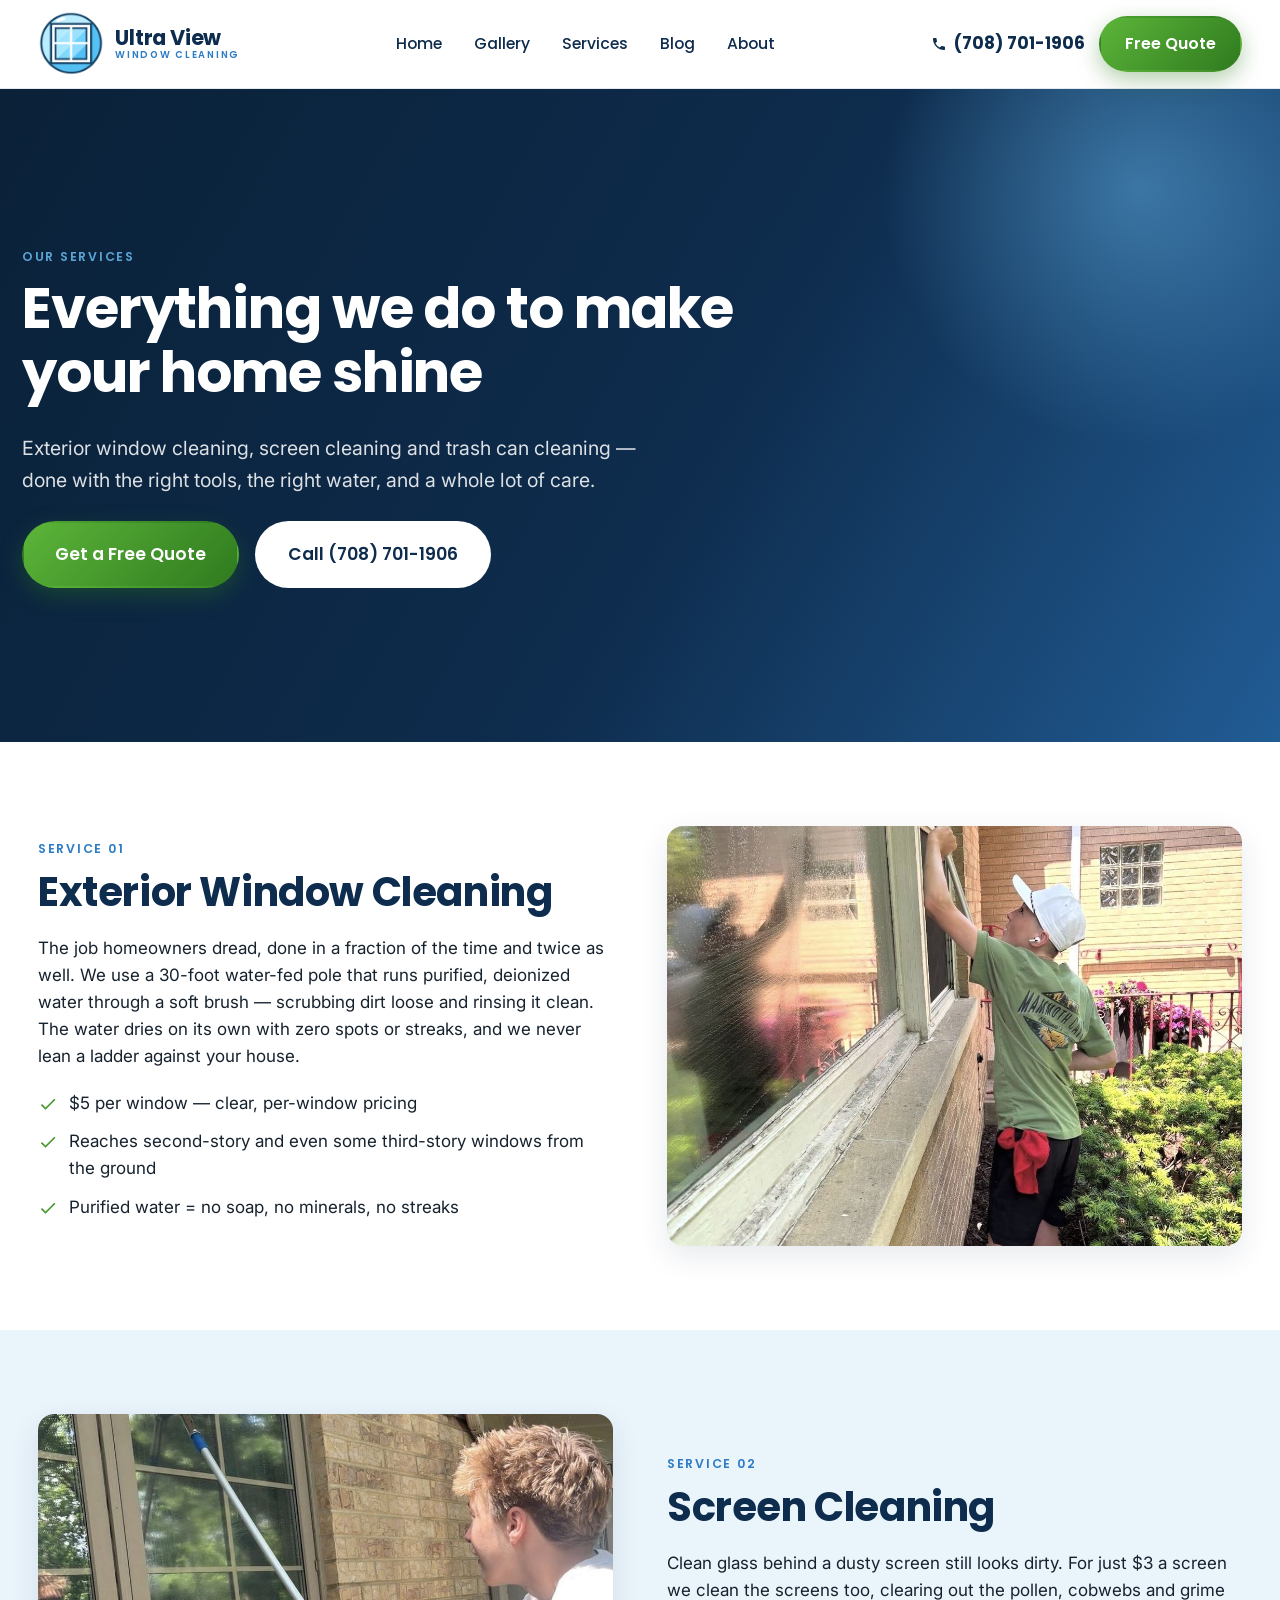
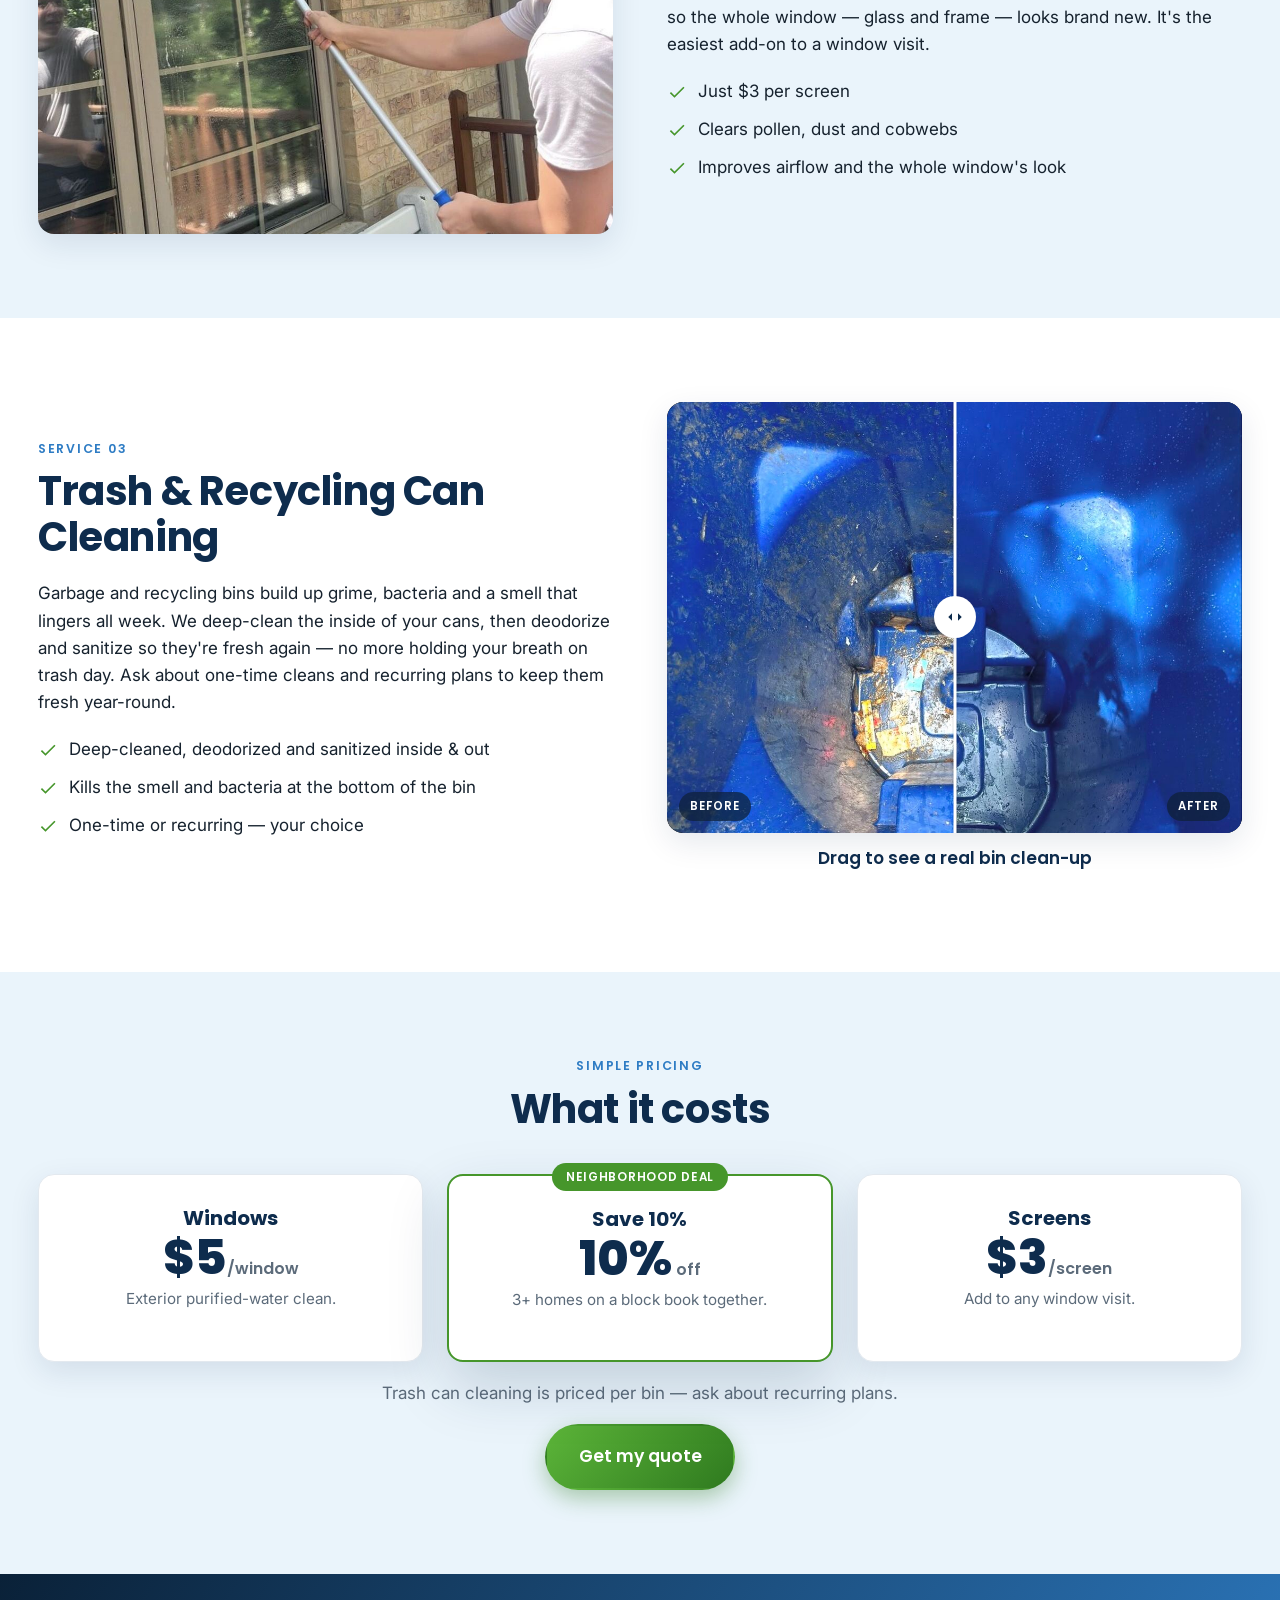
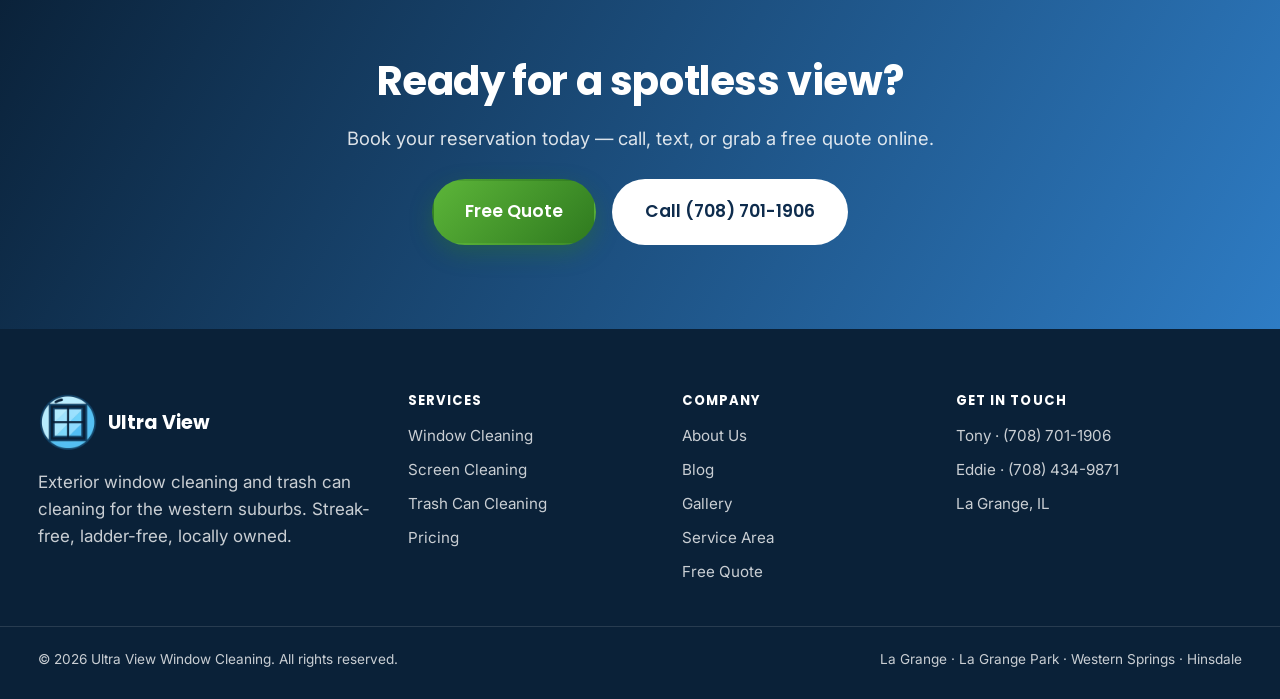
<file: services.html>
<!DOCTYPE html>
<html lang="en">
<head>
<meta charset="UTF-8">
<meta name="viewport" content="width=device-width, initial-scale=1.0">
<title>Window &amp; Trash Can Cleaning Services | Ultra View, IL</title>
<meta name="description" content="Exterior window cleaning ($5/window), screen cleaning ($3/screen) &amp; trash can cleaning in La Grange, Western Springs &amp; Hinsdale, IL. Streak-free &amp; insured.">
<meta name="keywords" content="exterior window cleaning, screen cleaning, trash can cleaning, garbage bin cleaning, La Grange, Hinsdale, Western Springs, window washing services">
<link rel="canonical" href="https://ultraview.today/services.html">
<meta name="robots" content="index, follow">
<meta property="og:type" content="website">
<meta property="og:title" content="Window &amp; Trash Can Cleaning Services | Ultra View, IL">
<meta property="og:description" content="Exterior window cleaning, screen cleaning and trash can cleaning in the western suburbs. $5 per window, $3 per screen.">
<meta property="og:url" content="https://ultraview.today/services.html">
<meta property="og:image" content="https://ultraview.today/og.jpg">
<meta name="twitter:card" content="summary_large_image">
<meta name="twitter:image" content="https://ultraview.today/og.jpg">
<link rel="icon" href="logo.png">
<link rel="preconnect" href="https://fonts.googleapis.com">
<link rel="preconnect" href="https://fonts.gstatic.com" crossorigin>
<link href="https://fonts.googleapis.com/css2?family=Inter:wght@400;500;600;700&family=Poppins:wght@500;600;700;800&display=swap" rel="stylesheet">
<link rel="stylesheet" href="style.css">
<script type="application/ld+json">
{
  "@context":"https://schema.org","@type":"Service",
  "serviceType":"Exterior Window Cleaning",
  "provider":{"@type":"HomeAndConstructionBusiness","name":"Ultra View Window Cleaning","telephone":"+1-708-701-1906","url":"https://ultraview.today/"},
  "areaServed":["La Grange, IL","La Grange Park, IL","Western Springs, IL","Hinsdale, IL"],
  "offers":[
    {"@type":"Offer","name":"Window Cleaning","price":"5.00","priceCurrency":"USD"},
    {"@type":"Offer","name":"Screen Cleaning","price":"3.00","priceCurrency":"USD"}
  ]
}
</script>
</head>
<body>

<header class="site-header">
  <div class="wrap nav">
    <a class="brand" href="index.html"><img src="logo.png" alt="Ultra View Window Cleaning logo"><span>Ultra View<small>Window Cleaning</small></span></a>
    <ul class="nav-links">
      <li><a href="index.html">Home</a></li>
      <li><a href="gallery.html">Gallery</a></li>
      <li><a href="services.html">Services</a></li>
      <li><a href="blog.html">Blog</a></li>
      <li><a href="about.html">About</a></li>
    </ul>
    <div class="nav-cta">
      <a class="nav-phone" href="tel:17087011906"><svg width="16" height="16" viewBox="0 0 24 24" fill="currentColor"><path d="M6.6 10.8a15.1 15.1 0 0 0 6.6 6.6l2.2-2.2c.3-.3.7-.4 1-.2 1.2.4 2.4.6 3.6.6.6 0 1 .4 1 1V20c0 .6-.4 1-1 1A17 17 0 0 1 3 4c0-.6.4-1 1-1h3.4c.6 0 1 .4 1 1 0 1.2.2 2.4.6 3.6.1.4 0 .8-.3 1l-2.1 2.2z"/></svg>(708) 701-1906</a>
      <a class="btn btn-green" href="index.html#contact">Free Quote</a>
    </div>
    <button class="nav-toggle" aria-label="Menu"><span></span><span></span><span></span></button>
  </div>
</header>

<!-- Page hero -->
<section class="hero">
  <div class="hero-glow"></div>
  <div class="wrap" style="padding:74px 22px 70px;position:relative;z-index:1">
    <p class="eyebrow" style="color:var(--blue-light)">Our Services</p>
    <h1 style="color:#fff;max-width:760px">Everything we do to make your home shine</h1>
    <p class="lead" style="color:rgba(255,255,255,.86);max-width:620px">Exterior window cleaning, screen cleaning and trash can cleaning — done with the right tools, the right water, and a whole lot of care.</p>
    <div class="hero-actions" style="margin-top:1.6rem"><a class="btn btn-green btn-lg" href="index.html#contact">Get a Free Quote</a><a class="btn btn-white btn-lg" href="tel:17087011906">Call (708) 701-1906</a></div>
  </div>
</section>

<!-- Window cleaning -->
<section>
  <div class="wrap feature">
    <div class="feature-text">
      <p class="eyebrow">Service 01</p>
      <h2>Exterior Window Cleaning</h2>
      <p>The job homeowners dread, done in a fraction of the time and twice as well. We use a 30-foot water-fed pole that runs purified, deionized water through a soft brush — scrubbing dirt loose and rinsing it clean. The water dries on its own with zero spots or streaks, and we never lean a ladder against your house.</p>
      <ul>
        <li><svg width="20" height="20" viewBox="0 0 24 24" fill="currentColor"><path d="M9 16.2 4.8 12l-1.4 1.4L9 19 21 7l-1.4-1.4z"/></svg> $5 per window — clear, per-window pricing</li>
        <li><svg width="20" height="20" viewBox="0 0 24 24" fill="currentColor"><path d="M9 16.2 4.8 12l-1.4 1.4L9 19 21 7l-1.4-1.4z"/></svg> Reaches second-story and even some third-story windows from the ground</li>
        <li><svg width="20" height="20" viewBox="0 0 24 24" fill="currentColor"><path d="M9 16.2 4.8 12l-1.4 1.4L9 19 21 7l-1.4-1.4z"/></svg> Purified water = no soap, no minerals, no streaks</li>
      </ul>
    </div>
    <img src="action8.jpg" alt="Ultra View cleaning a large home window with a water-fed pole">
  </div>
</section>

<!-- Screen cleaning -->
<section class="alt">
  <div class="wrap feature rev">
    <div class="feature-text">
      <p class="eyebrow">Service 02</p>
      <h2>Screen Cleaning</h2>
      <p>Clean glass behind a dusty screen still looks dirty. For just $3 a screen we clean the screens too, clearing out the pollen, cobwebs and grime so the whole window — glass and frame — looks brand new. It's the easiest add-on to a window visit.</p>
      <ul>
        <li><svg width="20" height="20" viewBox="0 0 24 24" fill="currentColor"><path d="M9 16.2 4.8 12l-1.4 1.4L9 19 21 7l-1.4-1.4z"/></svg> Just $3 per screen</li>
        <li><svg width="20" height="20" viewBox="0 0 24 24" fill="currentColor"><path d="M9 16.2 4.8 12l-1.4 1.4L9 19 21 7l-1.4-1.4z"/></svg> Clears pollen, dust and cobwebs</li>
        <li><svg width="20" height="20" viewBox="0 0 24 24" fill="currentColor"><path d="M9 16.2 4.8 12l-1.4 1.4L9 19 21 7l-1.4-1.4z"/></svg> Improves airflow and the whole window's look</li>
      </ul>
    </div>
    <img src="action10.jpg" alt="Close-up of window and screen cleaning by Ultra View" loading="lazy" decoding="async">
  </div>
</section>

<!-- Trash can cleaning -->
<section>
  <div class="wrap feature">
    <div class="feature-text">
      <p class="eyebrow">Service 03</p>
      <h2>Trash &amp; Recycling Can Cleaning</h2>
      <p>Garbage and recycling bins build up grime, bacteria and a smell that lingers all week. We deep-clean the inside of your cans, then deodorize and sanitize so they're fresh again — no more holding your breath on trash day. Ask about one-time cleans and recurring plans to keep them fresh year-round.</p>
      <ul>
        <li><svg width="20" height="20" viewBox="0 0 24 24" fill="currentColor"><path d="M9 16.2 4.8 12l-1.4 1.4L9 19 21 7l-1.4-1.4z"/></svg> Deep-cleaned, deodorized and sanitized inside &amp; out</li>
        <li><svg width="20" height="20" viewBox="0 0 24 24" fill="currentColor"><path d="M9 16.2 4.8 12l-1.4 1.4L9 19 21 7l-1.4-1.4z"/></svg> Kills the smell and bacteria at the bottom of the bin</li>
        <li><svg width="20" height="20" viewBox="0 0 24 24" fill="currentColor"><path d="M9 16.2 4.8 12l-1.4 1.4L9 19 21 7l-1.4-1.4z"/></svg> One-time or recurring — your choice</li>
      </ul>
    </div>
    <div>
      <div class="ba">
        <img class="before" src="ba3.jpg" alt="Inside of a dirty garbage bin before cleaning" loading="lazy" decoding="async">
        <img class="after" src="ba4.jpg" alt="Inside of the same garbage bin after Ultra View cleaning" loading="lazy" decoding="async">
        <div class="divider"></div>
        <div class="handle"><svg width="18" height="18" viewBox="0 0 24 24" fill="currentColor"><path d="M8 7l-5 5 5 5V7zm8 0v10l5-5-5-5z"/></svg></div>
        <span class="lab b">Before</span><span class="lab a">After</span>
      </div>
      <p class="ba-cap">Drag to see a real bin clean-up</p>
    </div>
  </div>
</section>

<!-- Pricing recap -->
<section class="alt" id="pricing">
  <div class="wrap center"><p class="eyebrow">Simple pricing</p><h2>What it costs</h2></div>
  <div class="wrap price-grid" style="margin-top:42px">
    <div class="price-card"><h3>Windows</h3><div class="amt">$5<span>/window</span></div><p>Exterior purified-water clean.</p></div>
    <div class="price-card feat"><span class="tag">Neighborhood Deal</span><h3>Save 10%</h3><div class="amt">10%<span> off</span></div><p>3+ homes on a block book together.</p></div>
    <div class="price-card"><h3>Screens</h3><div class="amt">$3<span>/screen</span></div><p>Add to any window visit.</p></div>
  </div>
  <div class="wrap center" style="margin-top:18px"><p class="note" style="color:var(--muted)">Trash can cleaning is priced per bin — ask about recurring plans.</p></div>
  <div class="wrap center" style="margin-top:14px"><a class="btn btn-green btn-lg" href="index.html#contact">Get my quote</a></div>
</section>

<!-- CTA band -->
<section class="cta-band">
  <div class="wrap center">
    <h2>Ready for a spotless view?</h2>
    <p class="lead">Book your reservation today — call, text, or grab a free quote online.</p>
    <div class="hero-actions" style="justify-content:center"><a class="btn btn-green btn-lg" href="index.html#contact">Free Quote</a><a class="btn btn-white btn-lg" href="tel:17087011906">Call (708) 701-1906</a></div>
  </div>
</section>

<footer class="site-footer">
  <div class="wrap footer-grid">
    <div><div class="footer-brand"><img src="logo.png" alt="Ultra View logo"><b>Ultra View</b></div><p>Exterior window cleaning and trash can cleaning for the western suburbs. Streak-free, ladder-free, locally owned.</p></div>
    <div><h4>Services</h4><ul class="footer-list"><li><a href="services.html">Window Cleaning</a></li><li><a href="services.html">Screen Cleaning</a></li><li><a href="services.html">Trash Can Cleaning</a></li><li><a href="index.html#pricing">Pricing</a></li></ul></div>
    <div><h4>Company</h4><ul class="footer-list"><li><a href="about.html">About Us</a></li><li><a href="blog.html">Blog</a></li><li><a href="gallery.html">Gallery</a></li><li><a href="index.html#area">Service Area</a></li><li><a href="index.html#contact">Free Quote</a></li></ul></div>
    <div><h4>Get in touch</h4><ul class="footer-list"><li><a href="tel:17087011906">Tony &middot; (708) 701-1906</a></li><li><a href="tel:17084349871">Eddie &middot; (708) 434-9871</a></li><li>La Grange, IL</li></ul></div>
  </div>
  <div class="wrap footer-bottom"><span>&copy; <span id="year">2026</span> Ultra View Window Cleaning. All rights reserved.</span><span>La Grange &middot; La Grange Park &middot; Western Springs &middot; Hinsdale</span></div>
</footer>

<div class="mobile-bar"><a class="btn btn-navy" href="tel:17087011906">Call</a><a class="btn btn-green" href="index.html#contact">Free Quote</a></div>
<script src="main.js"></script>
</body>
</html>
</file>
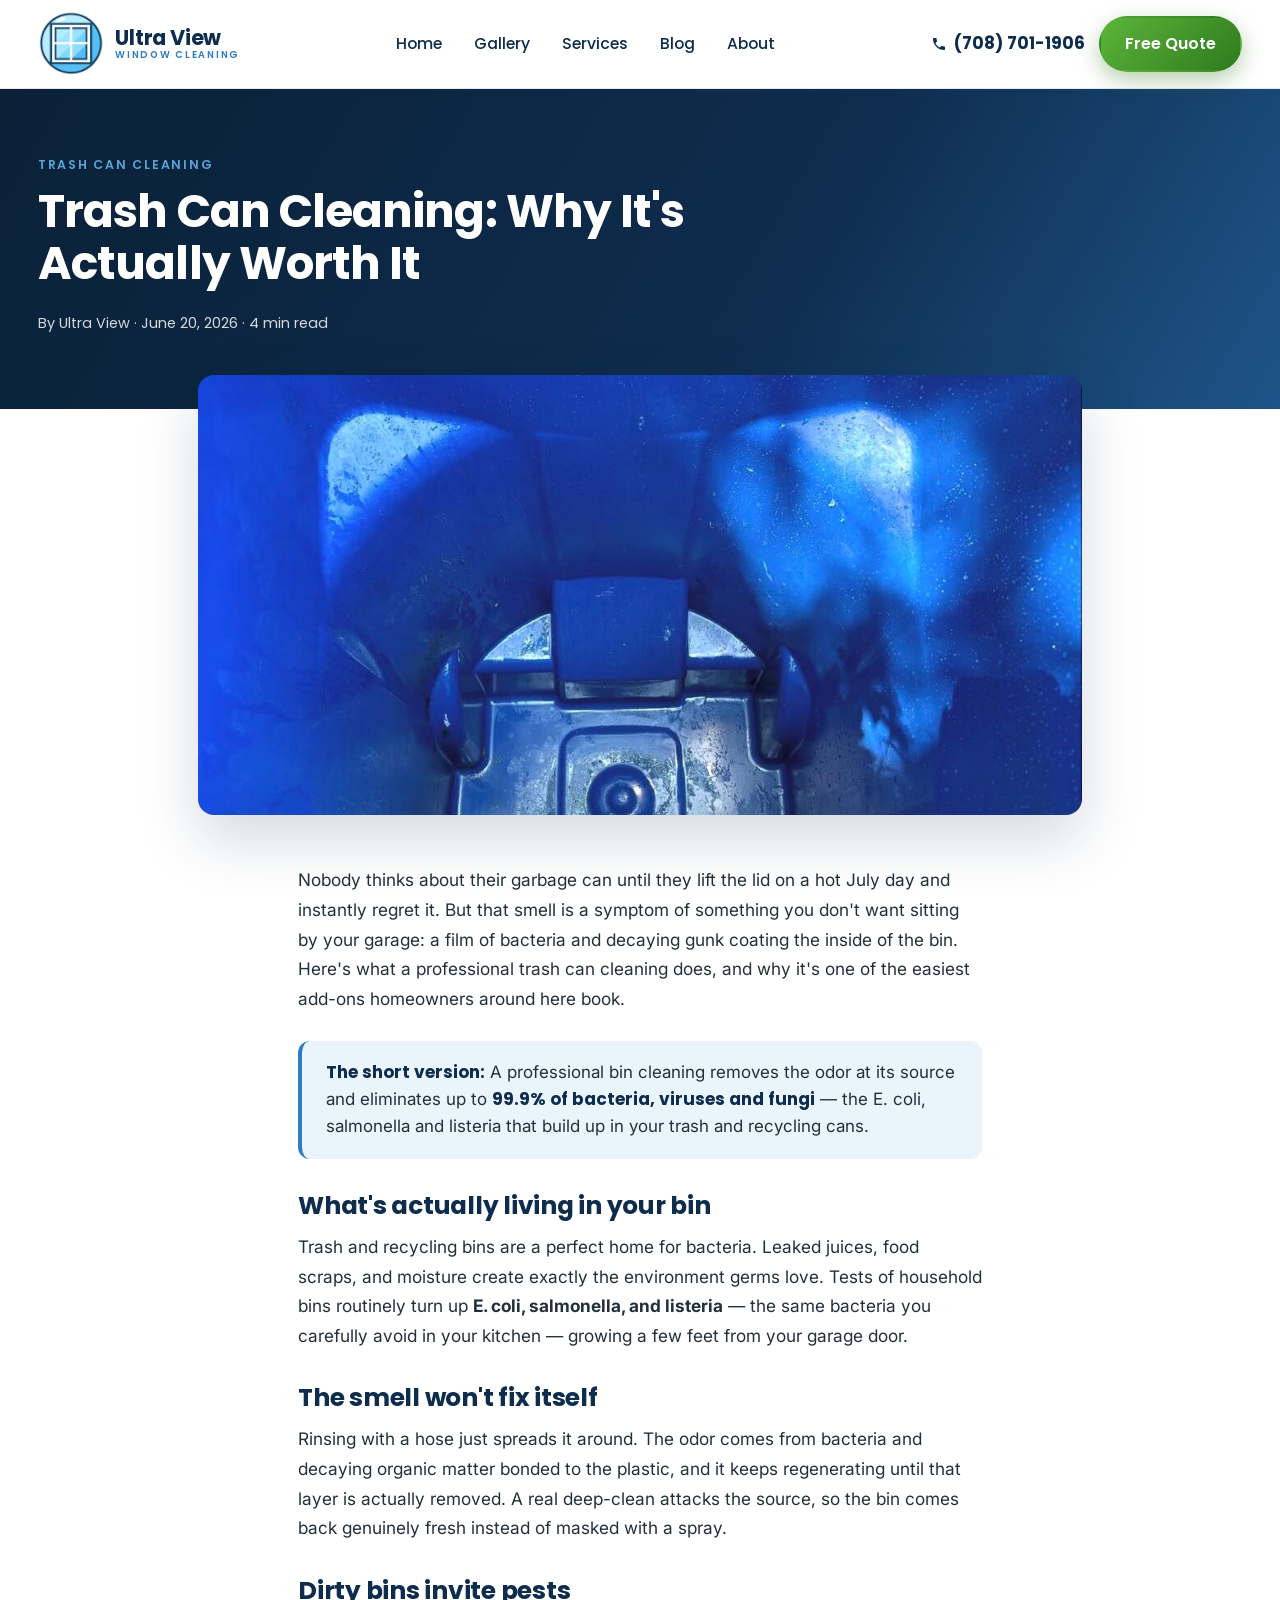
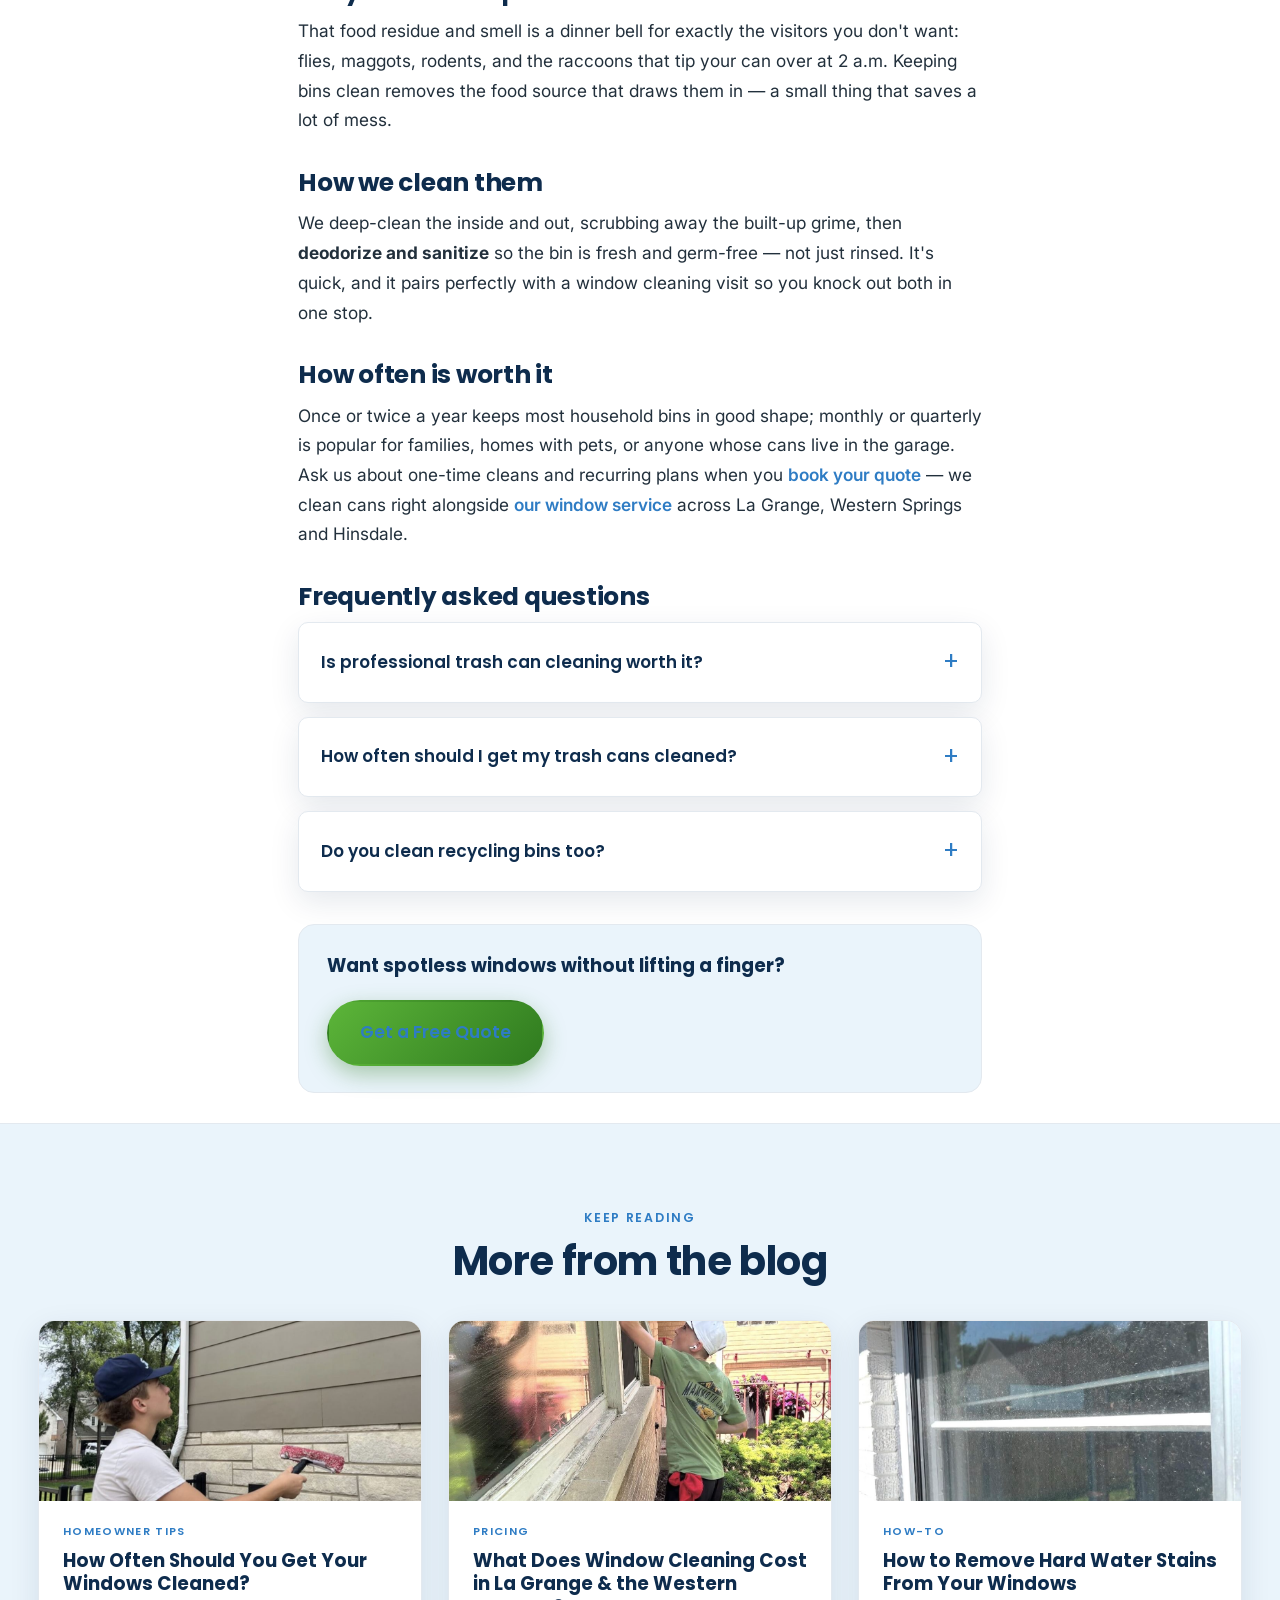
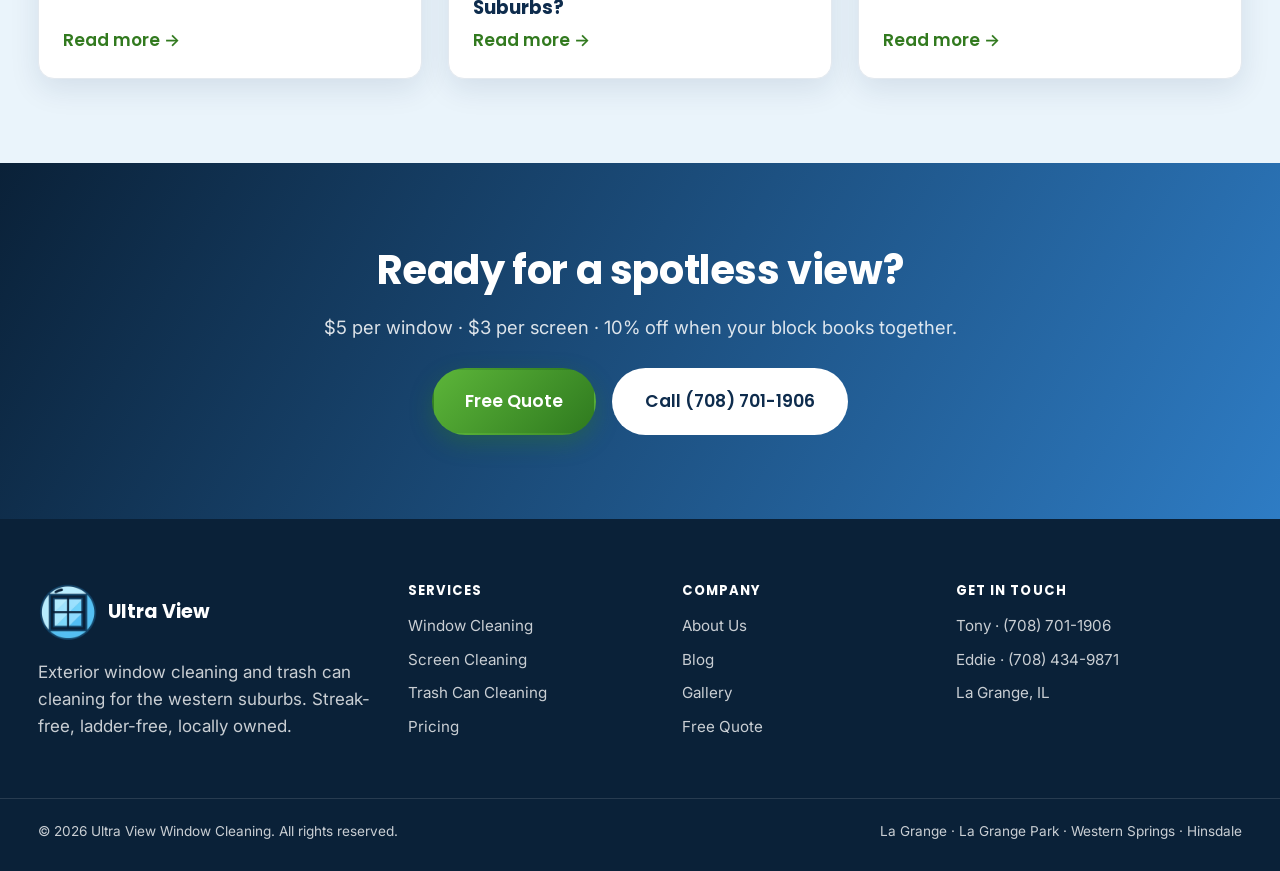
<file: trash-can-cleaning-benefits.html>
<!DOCTYPE html>
<html lang="en">
<head>
<meta charset="UTF-8">
<meta name="viewport" content="width=device-width, initial-scale=1.0">
<title>Trash Can Cleaning: Why It's Actually Worth It | Ultra View</title>
<meta name="description" content="Your garbage and recycling bins harbor E. coli, salmonella, odor and pests. Here's what a professional trash can cleaning does and why western-suburb homeowners book it.">
<link rel="canonical" href="https://ultraview.today/trash-can-cleaning-benefits.html">
<meta name="robots" content="index, follow">
<meta property="og:type" content="article">
<meta property="og:title" content="Trash Can Cleaning: Why It's Actually Worth It">
<meta property="og:description" content="Your garbage and recycling bins harbor E. coli, salmonella, odor and pests. Here's what a professional trash can cleaning does and why western-suburb homeowners book it.">
<meta property="og:url" content="https://ultraview.today/trash-can-cleaning-benefits.html">
<meta property="og:image" content="https://ultraview.today/ba4.jpg">
<meta name="twitter:card" content="summary_large_image">
<meta name="twitter:image" content="https://ultraview.today/ba4.jpg">
<link rel="icon" href="logo.png">
<link rel="preconnect" href="https://fonts.googleapis.com">
<link rel="preconnect" href="https://fonts.gstatic.com" crossorigin>
<link href="https://fonts.googleapis.com/css2?family=Inter:wght@400;500;600;700&family=Poppins:wght@500;600;700;800&display=swap" rel="stylesheet">
<link rel="stylesheet" href="style.css">
<script type="application/ld+json">
{"@context": "https://schema.org", "@type": "BlogPosting", "headline": "Trash Can Cleaning: Why It's Actually Worth It", "description": "Your garbage and recycling bins harbor E. coli, salmonella, odor and pests. Here's what a professional trash can cleaning does and why western-suburb homeowners book it.", "image": "https://ultraview.today/ba4.jpg", "datePublished": "2026-06-20", "dateModified": "2026-06-20", "author": {"@type": "Organization", "name": "Ultra View Window Cleaning"}, "publisher": {"@type": "HomeAndConstructionBusiness", "name": "Ultra View Window Cleaning", "url": "https://ultraview.today/", "telephone": "+1-708-701-1906"}, "mainEntityOfPage": "https://ultraview.today/trash-can-cleaning-benefits.html"}
</script>
<script type="application/ld+json">
{"@context": "https://schema.org", "@type": "FAQPage", "mainEntity": [{"@type": "Question", "name": "Is professional trash can cleaning worth it?", "acceptedAnswer": {"@type": "Answer", "text": "If your bins smell, attract pests, or live in the garage, yes. A professional clean removes up to 99.9% of bacteria and eliminates odor at its source, which a hose rinse can't do."}}, {"@type": "Question", "name": "How often should I get my trash cans cleaned?", "acceptedAnswer": {"@type": "Answer", "text": "Once or twice a year works for most homes; monthly or quarterly is popular for families, pet owners, or bins kept in the garage."}}, {"@type": "Question", "name": "Do you clean recycling bins too?", "acceptedAnswer": {"@type": "Answer", "text": "Yes \u2014 we clean both garbage and recycling bins, deep-cleaning, deodorizing and sanitizing inside and out."}}]}
</script>
</head>
<body>

<header class="site-header">
  <div class="wrap nav">
    <a class="brand" href="index.html"><img src="logo.png" alt="Ultra View Window Cleaning logo"><span>Ultra View<small>Window Cleaning</small></span></a>
    <ul class="nav-links">
      <li><a href="index.html">Home</a></li>
      <li><a href="gallery.html">Gallery</a></li>
      <li><a href="services.html">Services</a></li>
      <li><a href="blog.html">Blog</a></li>
      <li><a href="about.html">About</a></li>
    </ul>
    <div class="nav-cta">
      <a class="nav-phone" href="tel:17087011906"><svg width="16" height="16" viewBox="0 0 24 24" fill="currentColor"><path d="M6.6 10.8a15.1 15.1 0 0 0 6.6 6.6l2.2-2.2c.3-.3.7-.4 1-.2 1.2.4 2.4.6 3.6.6.6 0 1 .4 1 1V20c0 .6-.4 1-1 1A17 17 0 0 1 3 4c0-.6.4-1 1-1h3.4c.6 0 1 .4 1 1 0 1.2.2 2.4.6 3.6.1.4 0 .8-.3 1l-2.1 2.2z"/></svg>(708) 701-1906</a>
      <a class="btn btn-green" href="index.html#contact">Free Quote</a>
    </div>
    <button class="nav-toggle" aria-label="Menu"><span></span><span></span><span></span></button>
  </div>
</header>

<section class="article-hero">
  <div class="wrap">
    <p class="eyebrow">Trash Can Cleaning</p>
    <h1>Trash Can Cleaning: Why It's Actually Worth It</h1>
    <p class="post-meta">By Ultra View &middot; June 20, 2026 &middot; 4 min read</p>
  </div>
</section>
<figure class="article-figure"><img src="ba4.jpg" alt="Trash Can Cleaning: Why It's Actually Worth It"></figure>

<article class="article-body">
<p>Nobody thinks about their garbage can until they lift the lid on a hot July day and instantly regret it. But that smell is a symptom of something you don't want sitting by your garage: a film of bacteria and decaying gunk coating the inside of the bin. Here's what a professional trash can cleaning does, and why it's one of the easiest add-ons homeowners around here book.</p>
  <div class="callout"><p><b>The short version:</b> A professional bin cleaning removes the odor at its source and eliminates up to <b>99.9% of bacteria, viruses and fungi</b> — the E. coli, salmonella and listeria that build up in your trash and recycling cans.</p></div>
  <h2>What's actually living in your bin</h2>
  <p>Trash and recycling bins are a perfect home for bacteria. Leaked juices, food scraps, and moisture create exactly the environment germs love. Tests of household bins routinely turn up <strong>E. coli, salmonella, and listeria</strong> — the same bacteria you carefully avoid in your kitchen — growing a few feet from your garage door.</p>
  <h2>The smell won't fix itself</h2>
  <p>Rinsing with a hose just spreads it around. The odor comes from bacteria and decaying organic matter bonded to the plastic, and it keeps regenerating until that layer is actually removed. A real deep-clean attacks the source, so the bin comes back genuinely fresh instead of masked with a spray.</p>
  <h2>Dirty bins invite pests</h2>
  <p>That food residue and smell is a dinner bell for exactly the visitors you don't want: flies, maggots, rodents, and the raccoons that tip your can over at 2 a.m. Keeping bins clean removes the food source that draws them in — a small thing that saves a lot of mess.</p>
  <h2>How we clean them</h2>
  <p>We deep-clean the inside and out, scrubbing away the built-up grime, then <strong>deodorize and sanitize</strong> so the bin is fresh and germ-free — not just rinsed. It's quick, and it pairs perfectly with a window cleaning visit so you knock out both in one stop.</p>
  <h2>How often is worth it</h2>
  <p>Once or twice a year keeps most household bins in good shape; monthly or quarterly is popular for families, homes with pets, or anyone whose cans live in the garage. Ask us about one-time cleans and recurring plans when you <a href="index.html#contact">book your quote</a> — we clean cans right alongside <a href="services.html">our window service</a> across La Grange, Western Springs and Hinsdale.</p>

  <h2>Frequently asked questions</h2>
  <div class="faq" style="margin:0">
    <details><summary>Is professional trash can cleaning worth it?</summary><p>If your bins smell, attract pests, or live in the garage, yes. A professional clean removes up to 99.9% of bacteria and eliminates odor at its source, which a hose rinse can't do.</p></details>
    <details><summary>How often should I get my trash cans cleaned?</summary><p>Once or twice a year works for most homes; monthly or quarterly is popular for families, pet owners, or bins kept in the garage.</p></details>
    <details><summary>Do you clean recycling bins too?</summary><p>Yes — we clean both garbage and recycling bins, deep-cleaning, deodorizing and sanitizing inside and out.</p></details>
  </div>

  <div class="article-cta">
    <b>Want spotless windows without lifting a finger?</b>
    <a class="btn btn-green btn-lg" href="index.html#contact">Get a Free Quote</a>
  </div>
</article>

<section class="alt related">
  <div class="wrap center"><p class="eyebrow">Keep reading</p><h2>More from the blog</h2></div>
  <div class="wrap blog-grid" style="margin-top:36px">
      <article class="post-card">
        <a href="how-often-to-clean-windows.html"><img class="thumb" src="action6.jpg" alt="How Often Should You Get Your Windows Cleaned?" loading="lazy" decoding="async"></a>
        <div class="pc-body"><p class="cat">Homeowner Tips</p><h3><a href="how-often-to-clean-windows.html">How Often Should You Get Your Windows Cleaned?</a></h3><a class="read" href="how-often-to-clean-windows.html">Read more &rarr;</a></div>
      </article>
      <article class="post-card">
        <a href="window-cleaning-cost-western-suburbs.html"><img class="thumb" src="action8.jpg" alt="What Does Window Cleaning Cost in La Grange &amp; the Western Suburbs?" loading="lazy" decoding="async"></a>
        <div class="pc-body"><p class="cat">Pricing</p><h3><a href="window-cleaning-cost-western-suburbs.html">What Does Window Cleaning Cost in La Grange &amp; the Western Suburbs?</a></h3><a class="read" href="window-cleaning-cost-western-suburbs.html">Read more &rarr;</a></div>
      </article>
      <article class="post-card">
        <a href="remove-hard-water-stains-windows.html"><img class="thumb" src="ba7.jpg" alt="How to Remove Hard Water Stains From Your Windows" loading="lazy" decoding="async"></a>
        <div class="pc-body"><p class="cat">How-To</p><h3><a href="remove-hard-water-stains-windows.html">How to Remove Hard Water Stains From Your Windows</a></h3><a class="read" href="remove-hard-water-stains-windows.html">Read more &rarr;</a></div>
      </article>
  </div>
</section>

<section class="cta-band">
  <div class="wrap center">
    <h2>Ready for a spotless view?</h2>
    <p class="lead">$5 per window &middot; $3 per screen &middot; 10% off when your block books together.</p>
    <div class="hero-actions" style="justify-content:center"><a class="btn btn-green btn-lg" href="index.html#contact">Free Quote</a><a class="btn btn-white btn-lg" href="tel:17087011906">Call (708) 701-1906</a></div>
  </div>
</section>

<footer class="site-footer">
  <div class="wrap footer-grid">
    <div><div class="footer-brand"><img src="logo.png" alt="Ultra View logo"><b>Ultra View</b></div><p>Exterior window cleaning and trash can cleaning for the western suburbs. Streak-free, ladder-free, locally owned.</p></div>
    <div><h4>Services</h4><ul class="footer-list"><li><a href="services.html">Window Cleaning</a></li><li><a href="services.html">Screen Cleaning</a></li><li><a href="services.html">Trash Can Cleaning</a></li><li><a href="index.html#pricing">Pricing</a></li></ul></div>
    <div><h4>Company</h4><ul class="footer-list"><li><a href="about.html">About Us</a></li><li><a href="blog.html">Blog</a></li><li><a href="gallery.html">Gallery</a></li><li><a href="index.html#contact">Free Quote</a></li></ul></div>
    <div><h4>Get in touch</h4><ul class="footer-list"><li><a href="tel:17087011906">Tony &middot; (708) 701-1906</a></li><li><a href="tel:17084349871">Eddie &middot; (708) 434-9871</a></li><li>La Grange, IL</li></ul></div>
  </div>
  <div class="wrap footer-bottom"><span>&copy; <span id="year">2026</span> Ultra View Window Cleaning. All rights reserved.</span><span>La Grange &middot; La Grange Park &middot; Western Springs &middot; Hinsdale</span></div>
</footer>

<div class="mobile-bar"><a class="btn btn-navy" href="tel:17087011906">Call</a><a class="btn btn-green" href="index.html#contact">Free Quote</a></div>
<script src="main.js"></script>
</body>
</html>
</file>
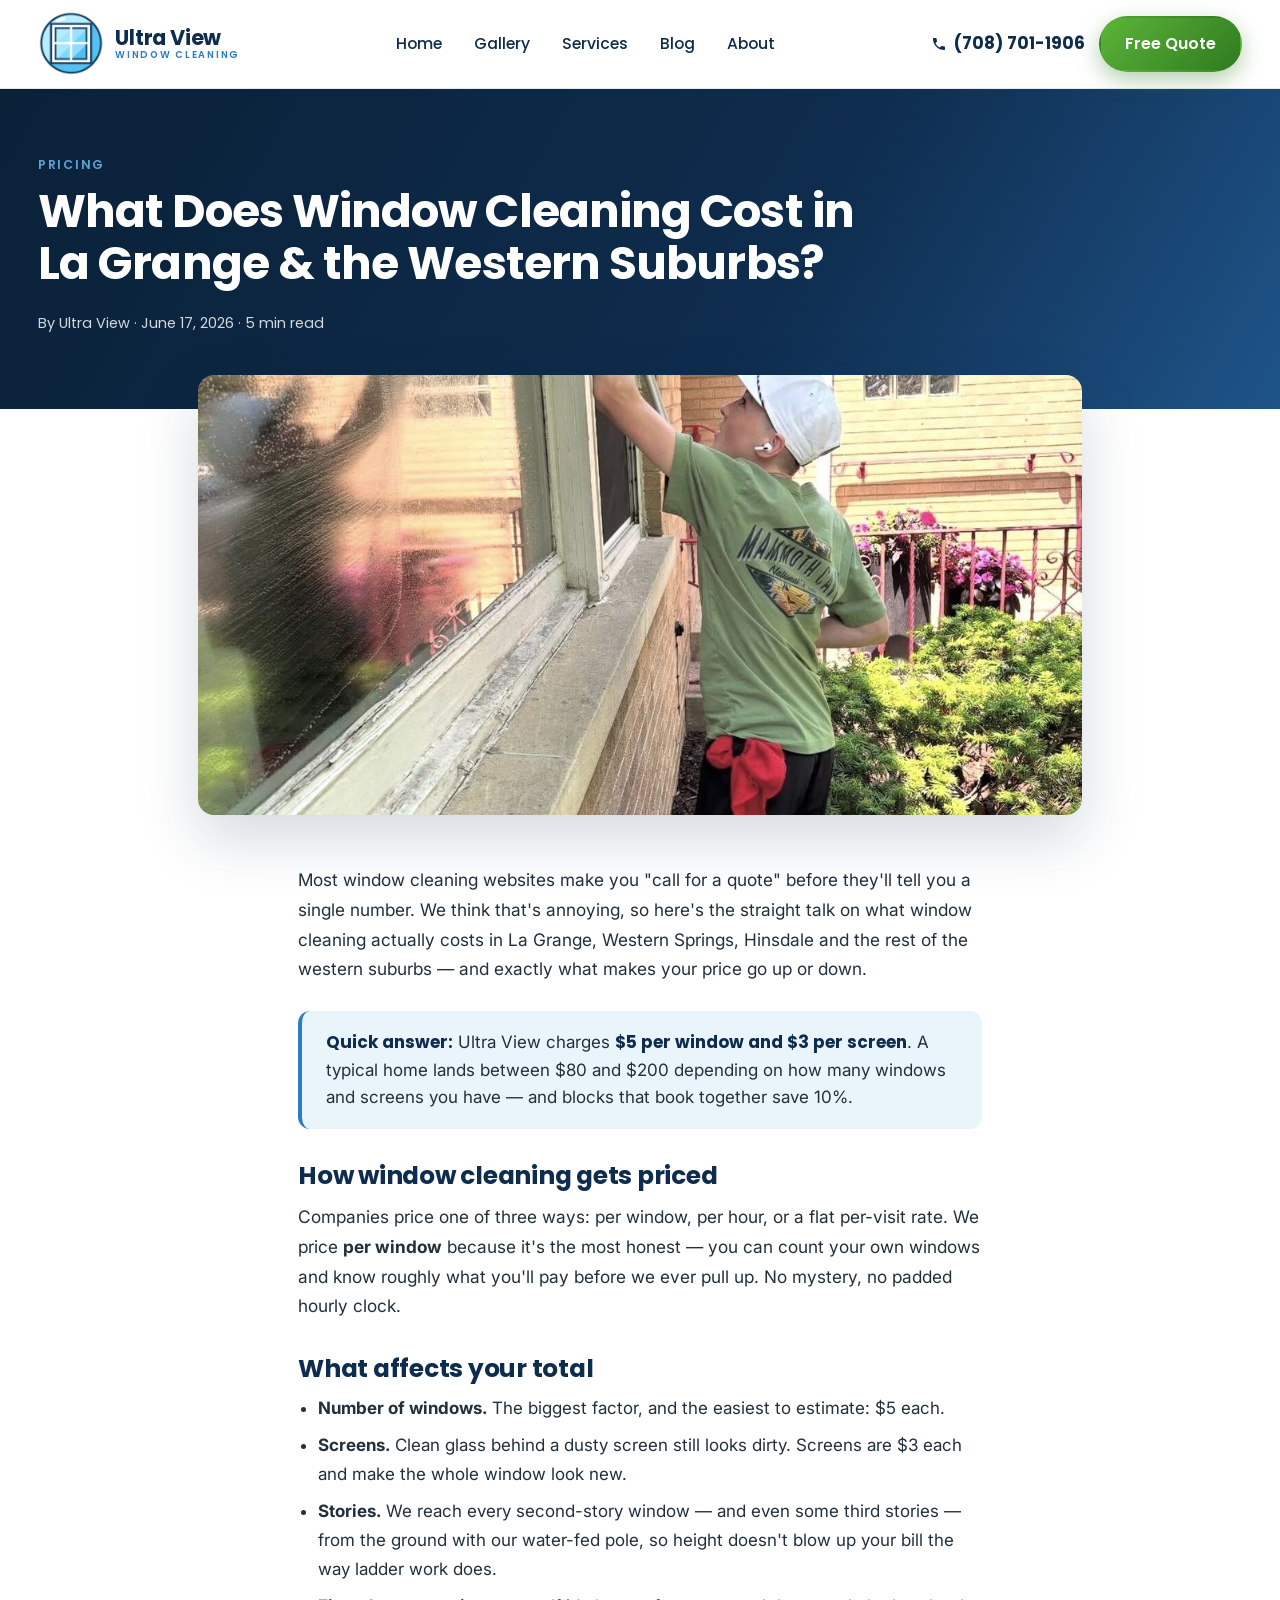
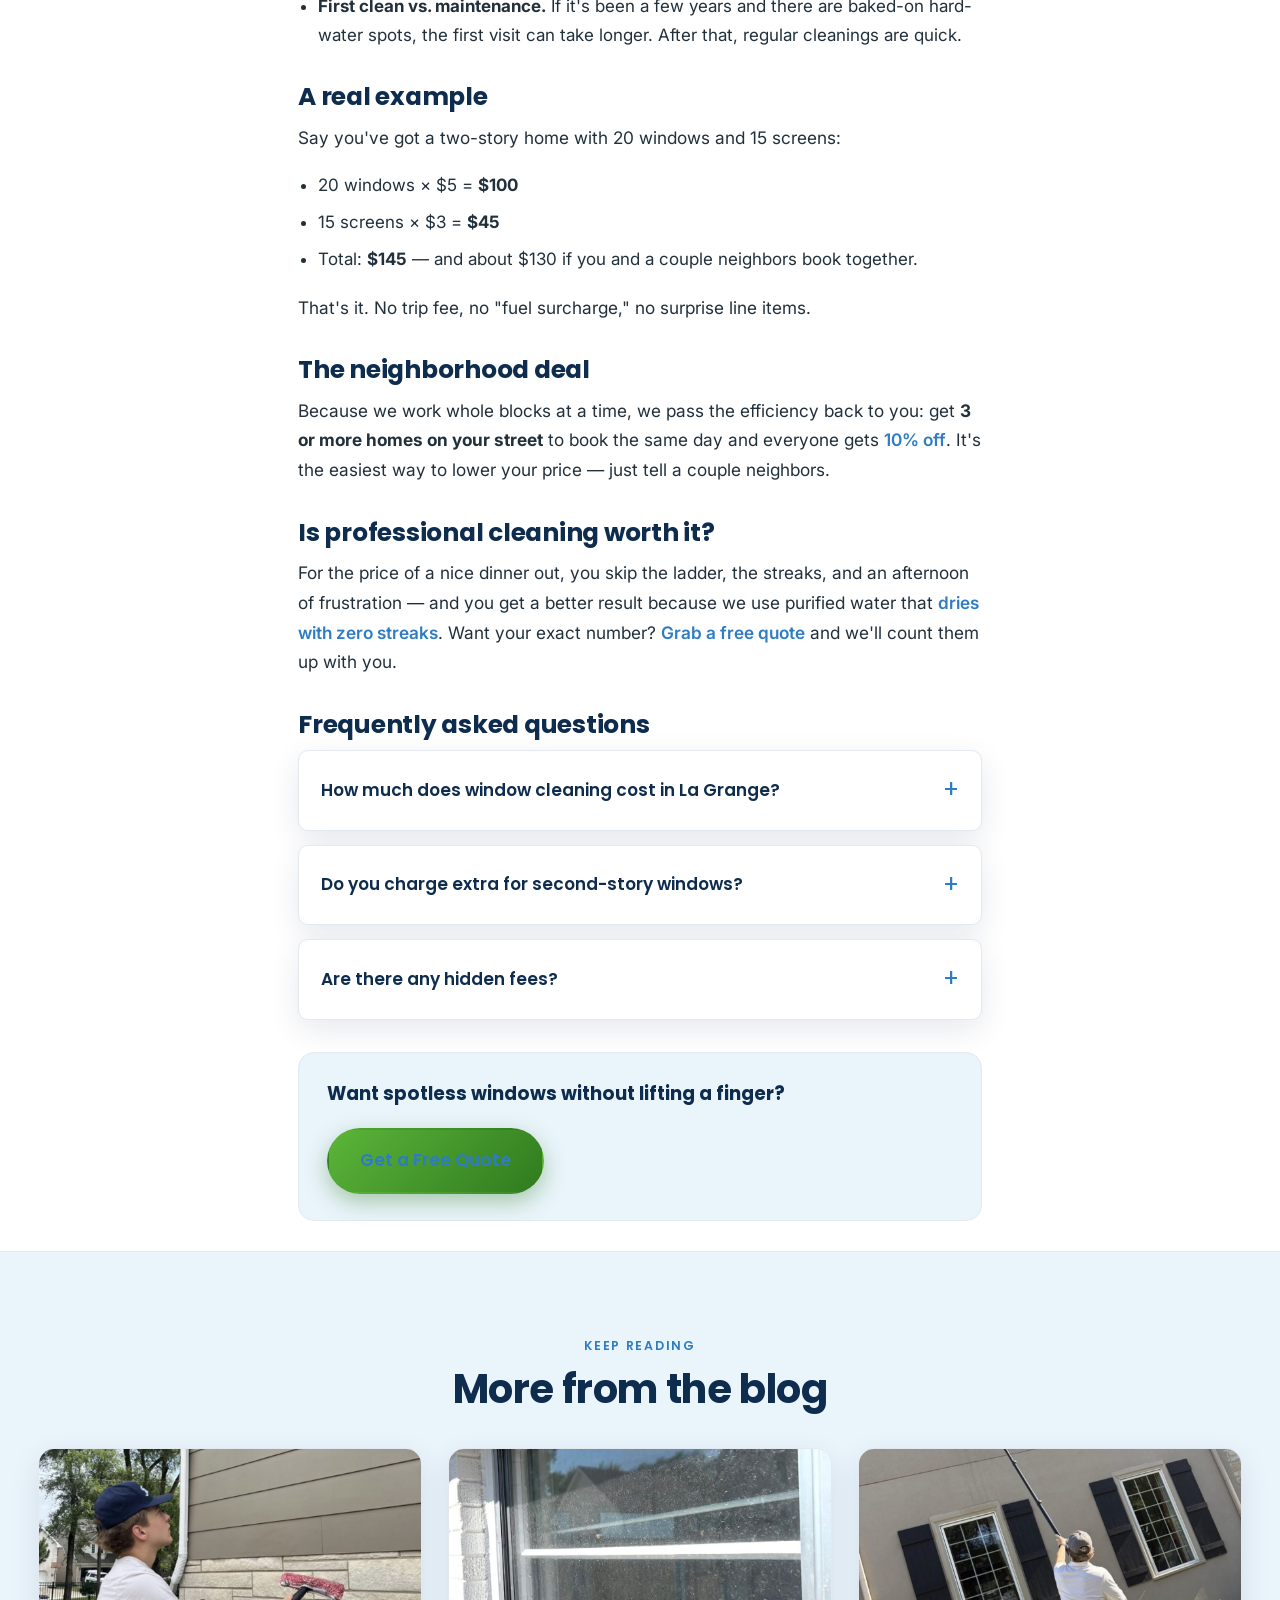
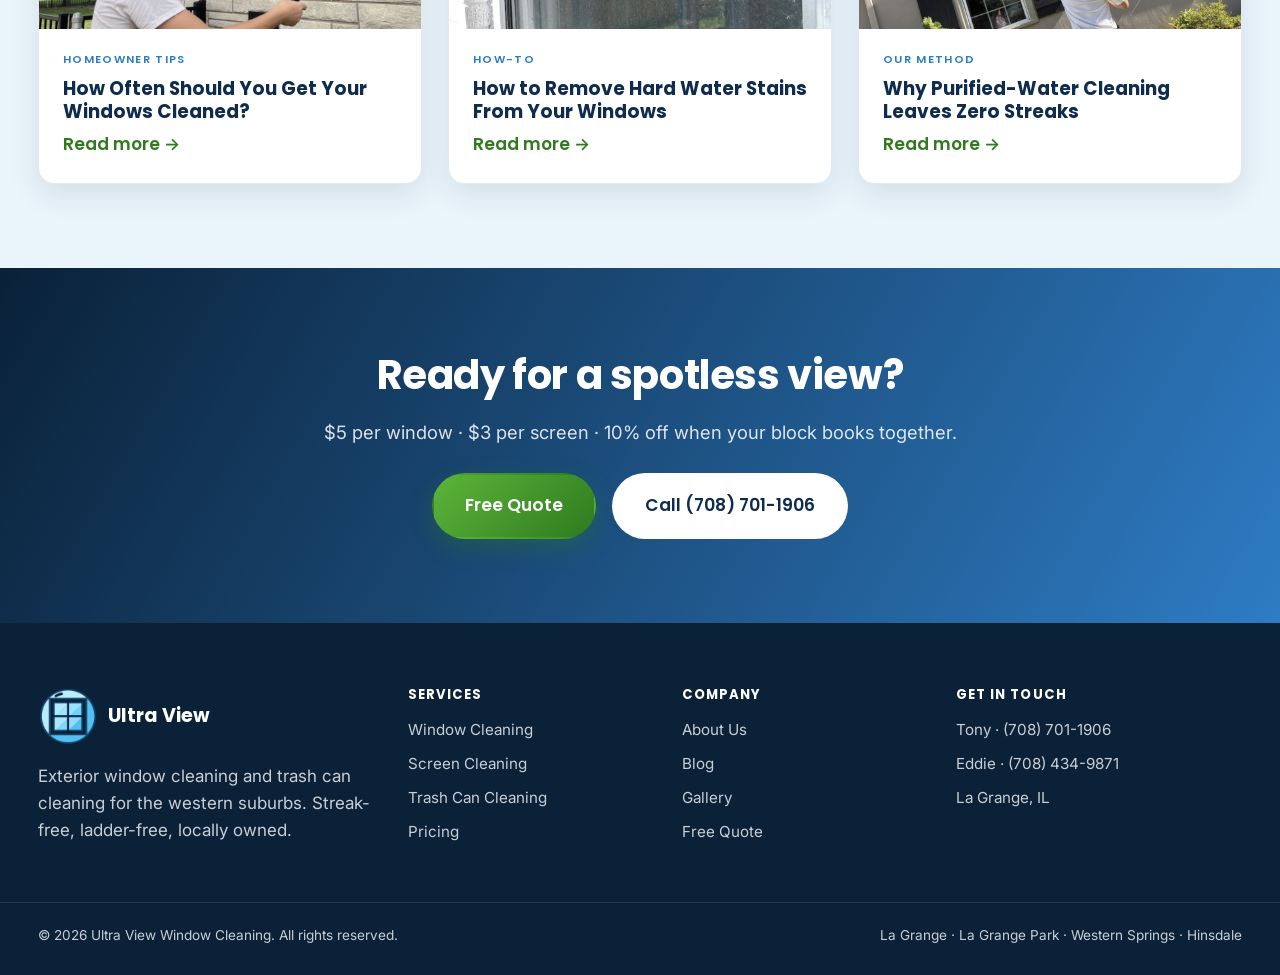
<file: window-cleaning-cost-western-suburbs.html>
<!DOCTYPE html>
<html lang="en">
<head>
<meta charset="UTF-8">
<meta name="viewport" content="width=device-width, initial-scale=1.0">
<title>What Does Window Cleaning Cost in La Grange & the Western Suburbs? | Ultra View</title>
<meta name="description" content="Transparent window cleaning pricing for La Grange, Western Springs & Hinsdale: $5 per window, $3 per screen, and how size, stories and screens affect your total.">
<link rel="canonical" href="https://ultraview.today/window-cleaning-cost-western-suburbs.html">
<meta name="robots" content="index, follow">
<meta property="og:type" content="article">
<meta property="og:title" content="What Does Window Cleaning Cost in La Grange &amp; the Western Suburbs?">
<meta property="og:description" content="Transparent window cleaning pricing for La Grange, Western Springs & Hinsdale: $5 per window, $3 per screen, and how size, stories and screens affect your total.">
<meta property="og:url" content="https://ultraview.today/window-cleaning-cost-western-suburbs.html">
<meta property="og:image" content="https://ultraview.today/action8.jpg">
<meta name="twitter:card" content="summary_large_image">
<meta name="twitter:image" content="https://ultraview.today/action8.jpg">
<link rel="icon" href="logo.png">
<link rel="preconnect" href="https://fonts.googleapis.com">
<link rel="preconnect" href="https://fonts.gstatic.com" crossorigin>
<link href="https://fonts.googleapis.com/css2?family=Inter:wght@400;500;600;700&family=Poppins:wght@500;600;700;800&display=swap" rel="stylesheet">
<link rel="stylesheet" href="style.css">
<script type="application/ld+json">
{"@context": "https://schema.org", "@type": "BlogPosting", "headline": "What Does Window Cleaning Cost in La Grange &amp; the Western Suburbs?", "description": "Transparent window cleaning pricing for La Grange, Western Springs & Hinsdale: $5 per window, $3 per screen, and how size, stories and screens affect your total.", "image": "https://ultraview.today/action8.jpg", "datePublished": "2026-06-17", "dateModified": "2026-06-17", "author": {"@type": "Organization", "name": "Ultra View Window Cleaning"}, "publisher": {"@type": "HomeAndConstructionBusiness", "name": "Ultra View Window Cleaning", "url": "https://ultraview.today/", "telephone": "+1-708-701-1906"}, "mainEntityOfPage": "https://ultraview.today/window-cleaning-cost-western-suburbs.html"}
</script>
<script type="application/ld+json">
{"@context": "https://schema.org", "@type": "FAQPage", "mainEntity": [{"@type": "Question", "name": "How much does window cleaning cost in La Grange?", "acceptedAnswer": {"@type": "Answer", "text": "Ultra View charges $5 per window and $3 per screen. Most homes fall between $80 and $200 depending on window and screen count, and blocks that book together save 10%."}}, {"@type": "Question", "name": "Do you charge extra for second-story windows?", "acceptedAnswer": {"@type": "Answer", "text": "No. Our 30-foot water-fed pole reaches second-story \u2014 and even some third-story \u2014 windows from the ground, so it's the same $5 per window."}}, {"@type": "Question", "name": "Are there any hidden fees?", "acceptedAnswer": {"@type": "Answer", "text": "No. We price per window and screen with no trip fees or surcharges. Contact us and we'll give you a clear total up front."}}]}
</script>
</head>
<body>

<header class="site-header">
  <div class="wrap nav">
    <a class="brand" href="index.html"><img src="logo.png" alt="Ultra View Window Cleaning logo"><span>Ultra View<small>Window Cleaning</small></span></a>
    <ul class="nav-links">
      <li><a href="index.html">Home</a></li>
      <li><a href="gallery.html">Gallery</a></li>
      <li><a href="services.html">Services</a></li>
      <li><a href="blog.html">Blog</a></li>
      <li><a href="about.html">About</a></li>
    </ul>
    <div class="nav-cta">
      <a class="nav-phone" href="tel:17087011906"><svg width="16" height="16" viewBox="0 0 24 24" fill="currentColor"><path d="M6.6 10.8a15.1 15.1 0 0 0 6.6 6.6l2.2-2.2c.3-.3.7-.4 1-.2 1.2.4 2.4.6 3.6.6.6 0 1 .4 1 1V20c0 .6-.4 1-1 1A17 17 0 0 1 3 4c0-.6.4-1 1-1h3.4c.6 0 1 .4 1 1 0 1.2.2 2.4.6 3.6.1.4 0 .8-.3 1l-2.1 2.2z"/></svg>(708) 701-1906</a>
      <a class="btn btn-green" href="index.html#contact">Free Quote</a>
    </div>
    <button class="nav-toggle" aria-label="Menu"><span></span><span></span><span></span></button>
  </div>
</header>

<section class="article-hero">
  <div class="wrap">
    <p class="eyebrow">Pricing</p>
    <h1>What Does Window Cleaning Cost in La Grange &amp; the Western Suburbs?</h1>
    <p class="post-meta">By Ultra View &middot; June 17, 2026 &middot; 5 min read</p>
  </div>
</section>
<figure class="article-figure"><img src="action8.jpg" alt="What Does Window Cleaning Cost in La Grange &amp; the Western Suburbs?"></figure>

<article class="article-body">
<p>Most window cleaning websites make you "call for a quote" before they'll tell you a single number. We think that's annoying, so here's the straight talk on what window cleaning actually costs in La Grange, Western Springs, Hinsdale and the rest of the western suburbs — and exactly what makes your price go up or down.</p>
  <div class="callout"><p><b>Quick answer:</b> Ultra View charges <b>$5 per window and $3 per screen</b>. A typical home lands between $80 and $200 depending on how many windows and screens you have — and blocks that book together save 10%.</p></div>
  <h2>How window cleaning gets priced</h2>
  <p>Companies price one of three ways: per window, per hour, or a flat per-visit rate. We price <strong>per window</strong> because it's the most honest — you can count your own windows and know roughly what you'll pay before we ever pull up. No mystery, no padded hourly clock.</p>
  <h2>What affects your total</h2>
  <ul>
  <li><strong>Number of windows.</strong> The biggest factor, and the easiest to estimate: $5 each.</li>
  <li><strong>Screens.</strong> Clean glass behind a dusty screen still looks dirty. Screens are $3 each and make the whole window look new.</li>
  <li><strong>Stories.</strong> We reach every second-story window — and even some third stories — from the ground with our water-fed pole, so height doesn't blow up your bill the way ladder work does.</li>
  <li><strong>First clean vs. maintenance.</strong> If it's been a few years and there are baked-on hard-water spots, the first visit can take longer. After that, regular cleanings are quick.</li>
  </ul>
  <h2>A real example</h2>
  <p>Say you've got a two-story home with 20 windows and 15 screens:</p>
  <ul>
  <li>20 windows &times; $5 = <strong>$100</strong></li>
  <li>15 screens &times; $3 = <strong>$45</strong></li>
  <li>Total: <strong>$145</strong> — and about $130 if you and a couple neighbors book together.</li>
  </ul>
  <p>That's it. No trip fee, no "fuel surcharge," no surprise line items.</p>
  <h2>The neighborhood deal</h2>
  <p>Because we work whole blocks at a time, we pass the efficiency back to you: get <strong>3 or more homes on your street</strong> to book the same day and everyone gets <a href="index.html#pricing">10% off</a>. It's the easiest way to lower your price — just tell a couple neighbors.</p>
  <h2>Is professional cleaning worth it?</h2>
  <p>For the price of a nice dinner out, you skip the ladder, the streaks, and an afternoon of frustration — and you get a better result because we use purified water that <a href="purified-water-streak-free-window-cleaning.html">dries with zero streaks</a>. Want your exact number? <a href="index.html#contact">Grab a free quote</a> and we'll count them up with you.</p>

  <h2>Frequently asked questions</h2>
  <div class="faq" style="margin:0">
    <details><summary>How much does window cleaning cost in La Grange?</summary><p>Ultra View charges $5 per window and $3 per screen. Most homes fall between $80 and $200 depending on window and screen count, and blocks that book together save 10%.</p></details>
    <details><summary>Do you charge extra for second-story windows?</summary><p>No. Our 30-foot water-fed pole reaches second-story — and even some third-story — windows from the ground, so it's the same $5 per window.</p></details>
    <details><summary>Are there any hidden fees?</summary><p>No. We price per window and screen with no trip fees or surcharges. Contact us and we'll give you a clear total up front.</p></details>
  </div>

  <div class="article-cta">
    <b>Want spotless windows without lifting a finger?</b>
    <a class="btn btn-green btn-lg" href="index.html#contact">Get a Free Quote</a>
  </div>
</article>

<section class="alt related">
  <div class="wrap center"><p class="eyebrow">Keep reading</p><h2>More from the blog</h2></div>
  <div class="wrap blog-grid" style="margin-top:36px">
      <article class="post-card">
        <a href="how-often-to-clean-windows.html"><img class="thumb" src="action6.jpg" alt="How Often Should You Get Your Windows Cleaned?" loading="lazy" decoding="async"></a>
        <div class="pc-body"><p class="cat">Homeowner Tips</p><h3><a href="how-often-to-clean-windows.html">How Often Should You Get Your Windows Cleaned?</a></h3><a class="read" href="how-often-to-clean-windows.html">Read more &rarr;</a></div>
      </article>
      <article class="post-card">
        <a href="remove-hard-water-stains-windows.html"><img class="thumb" src="ba7.jpg" alt="How to Remove Hard Water Stains From Your Windows" loading="lazy" decoding="async"></a>
        <div class="pc-body"><p class="cat">How-To</p><h3><a href="remove-hard-water-stains-windows.html">How to Remove Hard Water Stains From Your Windows</a></h3><a class="read" href="remove-hard-water-stains-windows.html">Read more &rarr;</a></div>
      </article>
      <article class="post-card">
        <a href="purified-water-streak-free-window-cleaning.html"><img class="thumb" src="action3.jpg" alt="Why Purified-Water Cleaning Leaves Zero Streaks" loading="lazy" decoding="async"></a>
        <div class="pc-body"><p class="cat">Our Method</p><h3><a href="purified-water-streak-free-window-cleaning.html">Why Purified-Water Cleaning Leaves Zero Streaks</a></h3><a class="read" href="purified-water-streak-free-window-cleaning.html">Read more &rarr;</a></div>
      </article>
  </div>
</section>

<section class="cta-band">
  <div class="wrap center">
    <h2>Ready for a spotless view?</h2>
    <p class="lead">$5 per window &middot; $3 per screen &middot; 10% off when your block books together.</p>
    <div class="hero-actions" style="justify-content:center"><a class="btn btn-green btn-lg" href="index.html#contact">Free Quote</a><a class="btn btn-white btn-lg" href="tel:17087011906">Call (708) 701-1906</a></div>
  </div>
</section>

<footer class="site-footer">
  <div class="wrap footer-grid">
    <div><div class="footer-brand"><img src="logo.png" alt="Ultra View logo"><b>Ultra View</b></div><p>Exterior window cleaning and trash can cleaning for the western suburbs. Streak-free, ladder-free, locally owned.</p></div>
    <div><h4>Services</h4><ul class="footer-list"><li><a href="services.html">Window Cleaning</a></li><li><a href="services.html">Screen Cleaning</a></li><li><a href="services.html">Trash Can Cleaning</a></li><li><a href="index.html#pricing">Pricing</a></li></ul></div>
    <div><h4>Company</h4><ul class="footer-list"><li><a href="about.html">About Us</a></li><li><a href="blog.html">Blog</a></li><li><a href="gallery.html">Gallery</a></li><li><a href="index.html#contact">Free Quote</a></li></ul></div>
    <div><h4>Get in touch</h4><ul class="footer-list"><li><a href="tel:17087011906">Tony &middot; (708) 701-1906</a></li><li><a href="tel:17084349871">Eddie &middot; (708) 434-9871</a></li><li>La Grange, IL</li></ul></div>
  </div>
  <div class="wrap footer-bottom"><span>&copy; <span id="year">2026</span> Ultra View Window Cleaning. All rights reserved.</span><span>La Grange &middot; La Grange Park &middot; Western Springs &middot; Hinsdale</span></div>
</footer>

<div class="mobile-bar"><a class="btn btn-navy" href="tel:17087011906">Call</a><a class="btn btn-green" href="index.html#contact">Free Quote</a></div>
<script src="main.js"></script>
</body>
</html>
</file>
<file: style.css>
/* =========================================================
   Ultra View Window Cleaning — shared stylesheet
   Brand: navy + sky blue + white, green CTA accent
   ========================================================= */

:root{
  --navy:#0e2c4d;
  --navy-deep:#0a2138;
  --blue:#2e7cc4;
  --blue-light:#5ba4d6;
  --sky-1:#eaf4fb;
  --sky-2:#cfe6f5;
  --green:#46962b;
  --green-dark:#327a1f;
  --green-grad:linear-gradient(135deg,#5cb539 0%,#2f7a1f 100%);
  --green-grad-hover:linear-gradient(135deg,#52a832 0%,#266a19 100%);
  --ink:#16222e;
  --muted:#5c6b7a;
  --line:#e3e9ef;
  --white:#ffffff;
  --shadow:0 10px 30px rgba(14,44,77,.10);
  --shadow-lg:0 24px 60px rgba(14,44,77,.18);
  --radius:16px;
  --radius-sm:10px;
  --wrap:1540px;
  --font:'Inter',-apple-system,BlinkMacSystemFont,'Segoe UI',Roboto,Helvetica,Arial,sans-serif;
  --display:'Poppins',var(--font);
}

*{box-sizing:border-box}
html{scroll-behavior:smooth}
body{
  margin:0;font-family:var(--font);color:var(--ink);
  background:var(--white);line-height:1.6;font-size:17px;
  -webkit-font-smoothing:antialiased;
}
img{max-width:100%;display:block}
a{color:var(--blue);text-decoration:none}
h1,h2,h3,h4{font-family:var(--display);color:var(--navy);line-height:1.15;margin:0 0 .5em;font-weight:700}
h1{font-size:clamp(2.1rem,5vw,3.5rem);letter-spacing:-.02em}
h2{font-size:clamp(1.7rem,3.5vw,2.5rem);letter-spacing:-.01em}
h3{font-size:1.25rem}
p{margin:0 0 1rem}
.wrap{max-width:var(--wrap);margin:0 auto;padding:0 38px}
/* Centered content blocks stay readable even on the wide layout */
.center .lead,.center > p{margin-left:auto;margin-right:auto}
section{padding:84px 0}
.eyebrow{font-family:var(--display);text-transform:uppercase;letter-spacing:.14em;
  font-size:.78rem;font-weight:600;color:var(--blue);margin-bottom:.6rem}
.center{text-align:center}
.lead{font-size:1.15rem;color:var(--muted);max-width:680px}
.center .lead{margin-left:auto;margin-right:auto}

/* ---------- Buttons ---------- */
.btn{display:inline-flex;align-items:center;gap:.5em;font-family:var(--display);
  font-weight:600;font-size:1rem;padding:.85em 1.5em;border-radius:999px;
  border:2px solid transparent;cursor:pointer;transition:.2s;white-space:nowrap}
.btn-green{background:var(--green-grad);color:#fff;box-shadow:0 8px 22px rgba(47,122,31,.36)}
.btn-green:hover{background:var(--green-grad-hover);transform:translateY(-2px);box-shadow:0 13px 28px rgba(47,122,31,.46)}
.btn-navy{background:var(--navy);color:#fff}
.btn-navy:hover{background:var(--navy-deep);transform:translateY(-2px)}
.btn-ghost{background:transparent;color:var(--navy);border-color:rgba(14,44,77,.22)}
.btn-ghost:hover{border-color:var(--navy);background:var(--sky-1)}
.btn-white{background:#fff;color:var(--navy)}
.btn-white:hover{transform:translateY(-2px);box-shadow:var(--shadow)}
.btn-lg{font-size:1.08rem;padding:1em 1.8em}

/* ---------- Header ---------- */
.site-header{position:sticky;top:0;z-index:50;background:rgba(255,255,255,.92);
  backdrop-filter:saturate(180%) blur(10px);border-bottom:1px solid var(--line)}
.nav{display:flex;align-items:center;justify-content:space-between;height:88px}
.brand{display:flex;align-items:center;gap:.7rem;font-family:var(--display);
  font-weight:700;font-size:1.3rem;color:var(--navy);letter-spacing:-.01em}
.brand img{width:66px;height:66px;object-fit:contain}
.brand span{white-space:nowrap;line-height:1.1}
.brand span small{display:block;font-size:.6rem;letter-spacing:.18em;
  text-transform:uppercase;color:var(--blue);font-weight:600;margin-top:0}
.nav-links{display:flex;align-items:center;gap:2rem;list-style:none;margin:0;padding:0}
.nav-links a{font-family:var(--display);font-weight:500;color:var(--navy);font-size:.98rem}
.nav-links a:hover{color:var(--blue)}
.nav-cta{display:flex;align-items:center;gap:.9rem}
.nav-phone{font-family:var(--display);font-weight:700;color:var(--navy);
  display:inline-flex;align-items:center;gap:.4rem}
.nav-toggle{display:none;background:none;border:0;cursor:pointer;padding:8px}
.nav-toggle span{display:block;width:26px;height:2.5px;background:var(--navy);margin:5px 0;border-radius:2px;transition:.2s}

/* ---------- Hero ---------- */
.hero{position:relative;color:#fff;overflow:hidden;
  background:linear-gradient(120deg,var(--navy-deep) 0%,var(--navy) 55%,var(--blue) 130%)}
.hero-grid{display:grid;grid-template-columns:1.05fr .95fr;gap:48px;align-items:center;
  padding:90px 0 96px}

/* Full-bleed photo hero (home) */
.hero--photo{padding:0;background-size:cover;background-position:center 28%;background-repeat:no-repeat}
.hero--photo::after{content:"";position:absolute;inset:0;z-index:0;
  background:linear-gradient(110deg,rgba(7,19,34,.85) 0%,rgba(8,24,44,.69) 46%,rgba(10,40,70,.50) 100%)}
/* size the hero to one screen and vertically center the content */
.hero--photo .wrap{position:relative;z-index:1;min-height:calc(100vh - 88px);
  display:flex;align-items:center}
.hero-inner{padding:26px 0;max-width:720px;margin:0}
.hero--photo h1{margin-bottom:.34em}
.hero--photo .lead{margin-bottom:0}
@media(max-width:680px){
  .hero--photo .wrap{min-height:calc(100svh - 152px)}
  .hero-inner{padding:16px 0}
}
.hero h1{color:#fff}
.hero .lead{color:rgba(255,255,255,.86);font-size:1.22rem;max-width:540px}
.hero-points{list-style:none;padding:0;margin:1.1rem 0 1.6rem;display:grid;gap:.5rem}
.hero-points li{display:flex;align-items:center;gap:.6rem;color:rgba(255,255,255,.92);font-weight:500}
.hero-points li svg{flex:0 0 auto}
.hero-actions{display:flex;gap:1rem;flex-wrap:wrap}
.hero-media{position:relative}
.hero-media img{border-radius:22px;box-shadow:var(--shadow-lg);width:100%;
  height:480px;object-fit:cover}
.hero-badge{position:absolute;left:-18px;bottom:26px;background:#fff;color:var(--navy);
  border-radius:16px;padding:14px 20px;box-shadow:var(--shadow-lg);font-family:var(--display)}
.hero-badge b{display:block;font-size:1.6rem;color:var(--green-dark);line-height:1}
.hero-badge small{font-size:.78rem;color:var(--muted);font-weight:600;text-transform:uppercase;letter-spacing:.08em}
.hero-glow{position:absolute;width:520px;height:520px;border-radius:50%;
  background:radial-gradient(circle,rgba(91,164,214,.55),transparent 70%);
  top:-160px;right:-120px;pointer-events:none}

/* ---------- Trust bar (scrolling marquee) ---------- */
.trust{background:var(--navy-deep);color:#fff;padding:0;overflow:hidden}
.marquee{overflow:hidden;width:100%;
  -webkit-mask-image:linear-gradient(90deg,transparent,#000 6%,#000 94%,transparent);
  mask-image:linear-gradient(90deg,transparent,#000 6%,#000 94%,transparent)}
.marquee-track{display:flex;width:max-content;align-items:center;
  animation:marquee 30s linear infinite}
.marquee:hover .marquee-track{animation-play-state:paused}
.marquee-track span{display:inline-flex;align-items:center;gap:.55rem;
  padding:17px 30px;white-space:nowrap;font-family:var(--display);font-weight:500;
  font-size:.95rem;color:rgba(255,255,255,.92)}
.marquee-track svg{color:var(--blue-light);flex:0 0 auto}
@keyframes marquee{from{transform:translateX(0)}to{transform:translateX(-50%)}}
@media(max-width:680px){.marquee-track{animation-duration:20s}.marquee-track span{padding:15px 22px;font-size:.9rem}}

/* ---------- Cards / services ---------- */
.grid{display:grid;gap:26px}
.grid-2{grid-template-columns:repeat(2,1fr)}
.grid-3{grid-template-columns:repeat(3,1fr)}
.grid-4{grid-template-columns:repeat(4,1fr)}
.card{background:#fff;border:1px solid var(--line);border-radius:var(--radius);
  padding:30px;box-shadow:var(--shadow);transition:.25s}
.card:hover{transform:translateY(-4px);box-shadow:var(--shadow-lg)}
.svc-card .ico{width:56px;height:56px;border-radius:14px;display:grid;place-items:center;
  background:var(--sky-1);color:var(--blue);margin-bottom:16px}
.svc-card h3{margin-bottom:.4rem}
.svc-card p{color:var(--muted);margin-bottom:.8rem;font-size:.98rem}
.svc-card .price{font-family:var(--display);font-weight:700;color:var(--green-dark);font-size:1.05rem}
.alt{background:var(--sky-1)}

/* feature image rows */
.feature{display:grid;grid-template-columns:1fr 1fr;gap:54px;align-items:center}
.feature.rev .feature-text{order:2}
.feature img{border-radius:var(--radius);box-shadow:var(--shadow);width:100%;height:420px;object-fit:cover}
.feature ul{list-style:none;padding:0;margin:1.2rem 0 0}
.feature li{display:flex;gap:.7rem;align-items:flex-start;margin-bottom:.7rem;color:var(--ink)}
.feature li svg{flex:0 0 auto;color:var(--green);margin-top:4px}

/* ---------- Pricing ---------- */
.price-grid{display:grid;grid-template-columns:repeat(3,1fr);gap:24px}
.price-card{background:#fff;border:1px solid var(--line);border-radius:var(--radius);
  padding:32px 28px;text-align:center;box-shadow:var(--shadow);position:relative}
.price-card.feat{border:2px solid var(--green);box-shadow:var(--shadow-lg)}
.price-card .tag{position:absolute;top:-13px;left:50%;transform:translateX(-50%);
  background:var(--green);color:#fff;font-family:var(--display);font-weight:600;
  font-size:.74rem;letter-spacing:.06em;text-transform:uppercase;padding:5px 14px;border-radius:999px}
.price-card h3{margin-bottom:.2rem}
.price-card .amt{font-family:var(--display);font-weight:800;color:var(--navy);
  font-size:3rem;line-height:1;margin:.3rem 0}
.price-card .amt span{font-size:1rem;color:var(--muted);font-weight:600}
.price-card p{color:var(--muted);font-size:.95rem}

/* ---------- Steps ---------- */
.steps{display:grid;grid-template-columns:repeat(4,1fr);gap:24px;counter-reset:s}
.step{text-align:center}
.step .num{width:54px;height:54px;border-radius:50%;background:var(--navy);color:#fff;
  font-family:var(--display);font-weight:700;font-size:1.3rem;display:grid;place-items:center;
  margin:0 auto 14px}
.step h3{font-size:1.1rem}
.step p{color:var(--muted);font-size:.95rem}

/* ---------- Before / After slider ---------- */
.ba-grid{display:grid;grid-template-columns:repeat(2,1fr);gap:28px}
.ba{position:relative;border-radius:var(--radius);overflow:hidden;box-shadow:var(--shadow);
  aspect-ratio:4/3;user-select:none;cursor:ew-resize;background:#000}
.ba img{position:absolute;inset:0;width:100%;height:100%;object-fit:cover;pointer-events:none}
.ba .after{clip-path:inset(0 0 0 50%)}
.ba .divider{position:absolute;top:0;bottom:0;left:50%;width:3px;background:#fff;
  transform:translateX(-50%);box-shadow:0 0 0 1px rgba(0,0,0,.1)}
.ba .handle{position:absolute;top:50%;left:50%;transform:translate(-50%,-50%);
  width:42px;height:42px;border-radius:50%;background:#fff;display:grid;place-items:center;
  box-shadow:var(--shadow);color:var(--navy)}
.ba .lab{position:absolute;bottom:12px;font-family:var(--display);font-weight:600;
  font-size:.72rem;letter-spacing:.08em;text-transform:uppercase;color:#fff;
  background:rgba(14,33,56,.72);padding:5px 11px;border-radius:999px}
.ba .lab.b{left:12px}.ba .lab.a{right:12px}
.ba-cap{font-family:var(--display);font-weight:600;color:var(--navy);margin-top:12px;text-align:center}

/* ---------- Gallery ---------- */
.masonry{columns:3;column-gap:18px}
.masonry img{width:100%;border-radius:12px;margin-bottom:18px;box-shadow:var(--shadow);
  transition:.25s;break-inside:avoid}
.masonry img:hover{transform:scale(1.015);box-shadow:var(--shadow-lg)}

/* ---------- Deal banner ---------- */
.deal{background:linear-gradient(120deg,#4ea331 0%,#236416 100%);color:#fff;
  border-radius:var(--radius);padding:46px;display:flex;align-items:center;
  justify-content:space-between;gap:30px;flex-wrap:wrap;box-shadow:var(--shadow-lg)}
.deal h2{color:#fff;margin-bottom:.3rem}
.deal p{color:rgba(255,255,255,.92);margin:0;max-width:560px}

/* ---------- Area / towns ---------- */
.towns{display:flex;flex-wrap:wrap;gap:12px;justify-content:center;margin-top:6px}
.town{background:#fff;border:1px solid var(--line);border-radius:999px;padding:9px 20px;
  font-family:var(--display);font-weight:600;color:var(--navy);box-shadow:var(--shadow)}
.town.lead-town{background:var(--navy);color:#fff;border-color:var(--navy)}

/* ---------- About ---------- */
.owners{display:grid;grid-template-columns:repeat(2,1fr);gap:26px;max-width:760px;margin:34px auto 0}
.owner{background:#fff;border:1px solid var(--line);border-radius:var(--radius);
  padding:26px;text-align:center;box-shadow:var(--shadow)}
.owner h3{margin-bottom:.1rem}
.owner .role{color:var(--blue);font-weight:600;font-family:var(--display);font-size:.9rem;margin-bottom:.7rem}
.owner a{font-family:var(--display);font-weight:700;font-size:1.1rem}

/* ---------- Testimonials ---------- */
.quote{background:#fff;border:1px solid var(--line);border-radius:var(--radius);
  padding:28px;box-shadow:var(--shadow)}
.quote .stars{color:#f5a623;letter-spacing:2px;margin-bottom:.5rem}
.quote p{font-style:italic;color:var(--ink)}
.quote .who{font-family:var(--display);font-weight:600;color:var(--navy);font-style:normal;margin:0}

/* ---------- CTA + Contact ---------- */
.cta-band{background:linear-gradient(120deg,var(--navy-deep),var(--blue));color:#fff;text-align:center}
.cta-band h2{color:#fff}
.cta-band .lead{color:rgba(255,255,255,.85);margin:0 auto 1.6rem}
.contact-grid{display:grid;grid-template-columns:1fr 1fr;gap:46px;align-items:start}
.contact-info .ci{display:flex;gap:1rem;align-items:flex-start;margin-bottom:1.4rem}
.contact-info .ci .ico{width:46px;height:46px;border-radius:12px;background:var(--sky-1);
  color:var(--blue);display:grid;place-items:center;flex:0 0 auto}
.contact-info .ci b{font-family:var(--display);color:var(--navy);display:block}
.contact-info .ci span{color:var(--muted);font-size:.95rem}
.form{background:#fff;border:1px solid var(--line);border-radius:var(--radius);
  padding:32px;box-shadow:var(--shadow)}
.form label{font-family:var(--display);font-weight:600;color:var(--navy);
  font-size:.88rem;display:block;margin-bottom:.3rem}
.field{margin-bottom:1.1rem}
.form input,.form select,.form textarea{width:100%;padding:.8em 1em;border:1.5px solid var(--line);
  border-radius:var(--radius-sm);font-family:var(--font);font-size:1rem;background:var(--sky-1);
  transition:.2s}
.form input:focus,.form select:focus,.form textarea:focus{outline:none;border-color:var(--blue);background:#fff}
.form textarea{resize:vertical;min-height:110px}
.form .note{font-size:.82rem;color:var(--muted);margin:.2rem 0 0}
.form-ok{display:none;background:#eaf7e3;border:1px solid var(--green);color:var(--green-dark);
  padding:14px 16px;border-radius:var(--radius-sm);font-family:var(--display);font-weight:600;margin-bottom:1rem}

/* ---------- FAQ ---------- */
.faq{max-width:820px;margin:0 auto}
.faq details{background:#fff;border:1px solid var(--line);border-radius:var(--radius-sm);
  padding:4px 22px;margin-bottom:14px;box-shadow:var(--shadow)}
.faq summary{font-family:var(--display);font-weight:600;color:var(--navy);cursor:pointer;
  padding:16px 0;list-style:none;display:flex;justify-content:space-between;align-items:center}
.faq summary::-webkit-details-marker{display:none}
.faq summary::after{content:'+';font-size:1.5rem;color:var(--blue);font-weight:400}
.faq details[open] summary::after{content:'\2013'}
.faq details p{color:var(--muted);padding-bottom:16px;margin:0}

/* ---------- Footer ---------- */
.site-footer{background:var(--navy-deep);color:rgba(255,255,255,.78);padding:64px 0 28px}
.footer-grid{display:grid;grid-template-columns:1.4fr 1fr 1fr 1.2fr;gap:36px}
.site-footer h4{color:#fff;font-size:1rem;margin-bottom:1rem;text-transform:uppercase;letter-spacing:.08em;font-size:.82rem}
.site-footer a{color:rgba(255,255,255,.78)}
.site-footer a:hover{color:#fff}
.footer-brand{display:flex;align-items:center;gap:.6rem;margin-bottom:1rem}
.footer-brand img{width:60px;height:60px;object-fit:contain}
.footer-brand b{font-family:var(--display);color:#fff;font-size:1.2rem}
.footer-list{list-style:none;padding:0;margin:0;display:grid;gap:.6rem;font-size:.95rem}
.footer-bottom{border-top:1px solid rgba(255,255,255,.12);margin-top:42px;padding-top:22px;
  display:flex;justify-content:space-between;flex-wrap:wrap;gap:10px;font-size:.85rem}

/* Sticky mobile call bar */
.mobile-bar{display:none;position:fixed;bottom:0;left:0;right:0;z-index:60;
  background:#fff;border-top:1px solid var(--line);padding:10px;gap:10px;
  box-shadow:0 -8px 24px rgba(14,44,77,.12)}
.mobile-bar a{flex:1;justify-content:center}

/* ============================================================
   Motion & micro-interactions
   ============================================================ */

/* Hero entrance (staggered fade-up) */
.hero-text>*{animation:heroIn .8s both cubic-bezier(.2,.7,.2,1)}
.hero-text>.eyebrow{animation-delay:.05s}
.hero-text>h1{animation-delay:.16s}
.hero-text>.lead{animation-delay:.3s}
.hero-text>.hero-points{animation-delay:.44s}
.hero-text>.hero-actions{animation-delay:.58s}
@keyframes heroIn{from{opacity:0;transform:translateY(22px)}to{opacity:1;transform:none}}

/* Reveal on scroll (added via JS) */
.reveal{opacity:0;transform:translateY(28px);
  transition:opacity .7s ease,transform .7s cubic-bezier(.2,.7,.2,1)}
.reveal.in{opacity:1;transform:none}

/* Buttons: smooth + subtle press */
.btn{transition:transform .2s cubic-bezier(.2,.7,.2,1),box-shadow .2s ease,background .25s ease}
.btn:active{transform:translateY(0) scale(.98)}

/* Nav links: animated underline */
.nav-links a{position:relative;transition:color .2s}
.nav-links a::after{content:"";position:absolute;left:0;right:0;bottom:-6px;height:2px;
  background:var(--blue);transform:scaleX(0);transform-origin:left;transition:transform .25s ease}
.nav-links a:hover::after{transform:scaleX(1)}

/* Header lifts a shadow once scrolled */
.site-header{transition:box-shadow .3s ease,background .3s ease}
.site-header.scrolled{box-shadow:0 6px 24px rgba(14,44,77,.10)}

/* Service-card icon pops on hover */
.svc-card .ico{transition:transform .3s cubic-bezier(.2,.7,.2,1),background .3s,color .3s}
.card:hover .ico{transform:translateY(-3px) scale(1.06);background:var(--blue);color:#fff}

/* Lift interactions */
.price-card,.owner,.quote,.town,.step .num{transition:transform .25s cubic-bezier(.2,.7,.2,1),box-shadow .25s ease}
.price-card:hover{transform:translateY(-6px);box-shadow:var(--shadow-lg)}
.owner:hover,.quote:hover{transform:translateY(-4px);box-shadow:var(--shadow-lg)}
.town:hover{transform:translateY(-3px);box-shadow:var(--shadow-lg);background:var(--navy);color:#fff;border-color:var(--navy)}
.step:hover .num{transform:translateY(-4px) scale(1.05)}
.faq details{transition:box-shadow .25s ease}
.faq details[open]{box-shadow:var(--shadow-lg)}

/* Feature & gallery images: gentle zoom in their frame */
.feature img,.masonry img,.svc-card,.card{will-change:transform}
.feature .ba,.ba{transition:box-shadow .25s ease}

/* Respect reduced motion */
@media(prefers-reduced-motion:reduce){
  *{animation-duration:.001ms!important;animation-delay:0ms!important;
    transition-duration:.001ms!important;scroll-behavior:auto!important}
  .reveal{opacity:1;transform:none}
}

/* ---------- Blog ---------- */
.blog-grid{display:grid;grid-template-columns:repeat(3,1fr);gap:26px}
.post-card{display:flex;flex-direction:column;background:#fff;border:1px solid var(--line);
  border-radius:var(--radius);overflow:hidden;box-shadow:var(--shadow);
  transition:transform .25s cubic-bezier(.2,.7,.2,1),box-shadow .25s ease}
.post-card:hover{transform:translateY(-5px);box-shadow:var(--shadow-lg)}
.post-card .thumb{height:180px;width:100%;object-fit:cover;display:block}
.post-card .pc-body{padding:22px 24px 24px;display:flex;flex-direction:column;flex:1}
.post-card .cat{font-family:var(--display);text-transform:uppercase;letter-spacing:.12em;
  font-size:.7rem;font-weight:600;color:var(--blue);margin-bottom:.5rem}
.post-card h3{font-size:1.16rem;margin-bottom:.45rem;line-height:1.28}
.post-card h3 a{color:var(--navy)}
.post-card h3 a:hover{color:var(--blue)}
.post-card p{color:var(--muted);font-size:.94rem;margin:0 0 .9rem}
.post-card .read{font-family:var(--display);font-weight:600;color:var(--green-dark);
  margin-top:auto;display:inline-flex;gap:.3rem;align-items:center}
.post-meta{color:var(--muted);font-size:.9rem;font-family:var(--display)}

/* Article */
.article-hero{background:linear-gradient(120deg,var(--navy-deep),var(--navy) 60%,var(--blue) 140%);
  color:#fff;padding:66px 0 58px;position:relative;overflow:hidden}
.article-hero .eyebrow{color:var(--blue-light)}
.article-hero h1{color:#fff;max-width:840px;font-size:clamp(1.9rem,4vw,2.85rem)}
.article-hero .post-meta{color:rgba(255,255,255,.82);margin-top:.7rem}
.article-figure{max-width:960px;margin:-34px auto 0;padding:0 38px;position:relative;z-index:2}
.article-figure img{width:100%;height:auto;max-height:440px;object-fit:cover;
  border-radius:var(--radius);box-shadow:var(--shadow-lg)}
.article-body{max-width:760px;margin:0 auto;padding:50px 38px 20px}
.article-body>p{font-size:1.08rem;color:#22303c;margin-bottom:1.15rem;line-height:1.72}
.article-body h2{font-size:1.55rem;margin:2.1rem 0 .7rem}
.article-body h3{font-size:1.18rem;margin:1.5rem 0 .4rem}
.article-body ul,.article-body ol{margin:0 0 1.2rem;padding-left:1.25rem;color:#22303c;line-height:1.7}
.article-body li{margin-bottom:.5rem}
.article-body a{color:var(--blue);font-weight:600}
.article-body a:hover{text-decoration:underline;text-underline-offset:2px}
.callout{background:var(--sky-1);border-left:4px solid var(--blue);border-radius:12px;
  padding:18px 24px;margin:1.7rem 0}
.callout p{margin:0;color:#22303c}
.callout b{font-family:var(--display);color:var(--navy)}
.article-cta{background:var(--sky-1);border:1px solid var(--line);border-radius:var(--radius);
  padding:26px 28px;margin:2rem 0 0;display:flex;align-items:center;justify-content:space-between;
  gap:20px;flex-wrap:wrap}
.article-cta b{font-family:var(--display);color:var(--navy);font-size:1.15rem}
.related{border-top:1px solid var(--line);margin-top:10px}

/* ---------- Responsive ---------- */
@media(max-width:980px){
  .hero-grid{grid-template-columns:1fr;gap:34px;padding:64px 0}
  .hero-media img{height:340px}
  .feature{grid-template-columns:1fr;gap:30px}
  .feature.rev .feature-text{order:0}
  .feature img{height:300px}
  .grid-3,.grid-4,.price-grid,.steps,.blog-grid{grid-template-columns:repeat(2,1fr)}
  .contact-grid{grid-template-columns:1fr}
  .footer-grid{grid-template-columns:1fr 1fr}
  .masonry{columns:2}
}
@media(max-width:680px){
  section{padding:56px 0}
  .nav{height:72px}
  .brand{gap:.55rem;font-size:1.4rem}
  .brand img{width:54px;height:54px}
  .brand span small{font-size:.58rem;letter-spacing:.16em}
  .nav-links,.nav-cta{display:none}            /* remove Free Quote + phone from mobile header */
  .nav-toggle{display:block;margin-right:-4px}
  .nav-links.open{display:flex;position:absolute;top:72px;left:0;right:0;flex-direction:column;
    background:#fff;padding:18px 22px;gap:1.1rem;border-bottom:1px solid var(--line);box-shadow:var(--shadow)}
  .nav-links.open a{font-size:1.05rem}
  .hero--photo .wrap{min-height:calc(100svh - 136px)}
  .grid-2,.grid-3,.grid-4,.price-grid,.steps,.ba-grid,.owners,.footer-grid,.blog-grid{grid-template-columns:1fr}
  .masonry{columns:1}
  .article-body{padding:40px 22px 10px}
  .article-figure{padding:0 22px;margin-top:-24px}
  .article-cta{flex-direction:column;text-align:center}
  .deal{padding:30px;text-align:center;justify-content:center}
  .mobile-bar{display:flex}
  body{padding-bottom:70px}
  .hero-badge{left:10px}
}

/* Phones: a cropped hero (same view, fewer bytes) */
@media(max-width:700px){.hero--photo[style*="hero.jpg"]{background-image:url('hero-sm.jpg')!important}}
</file>
